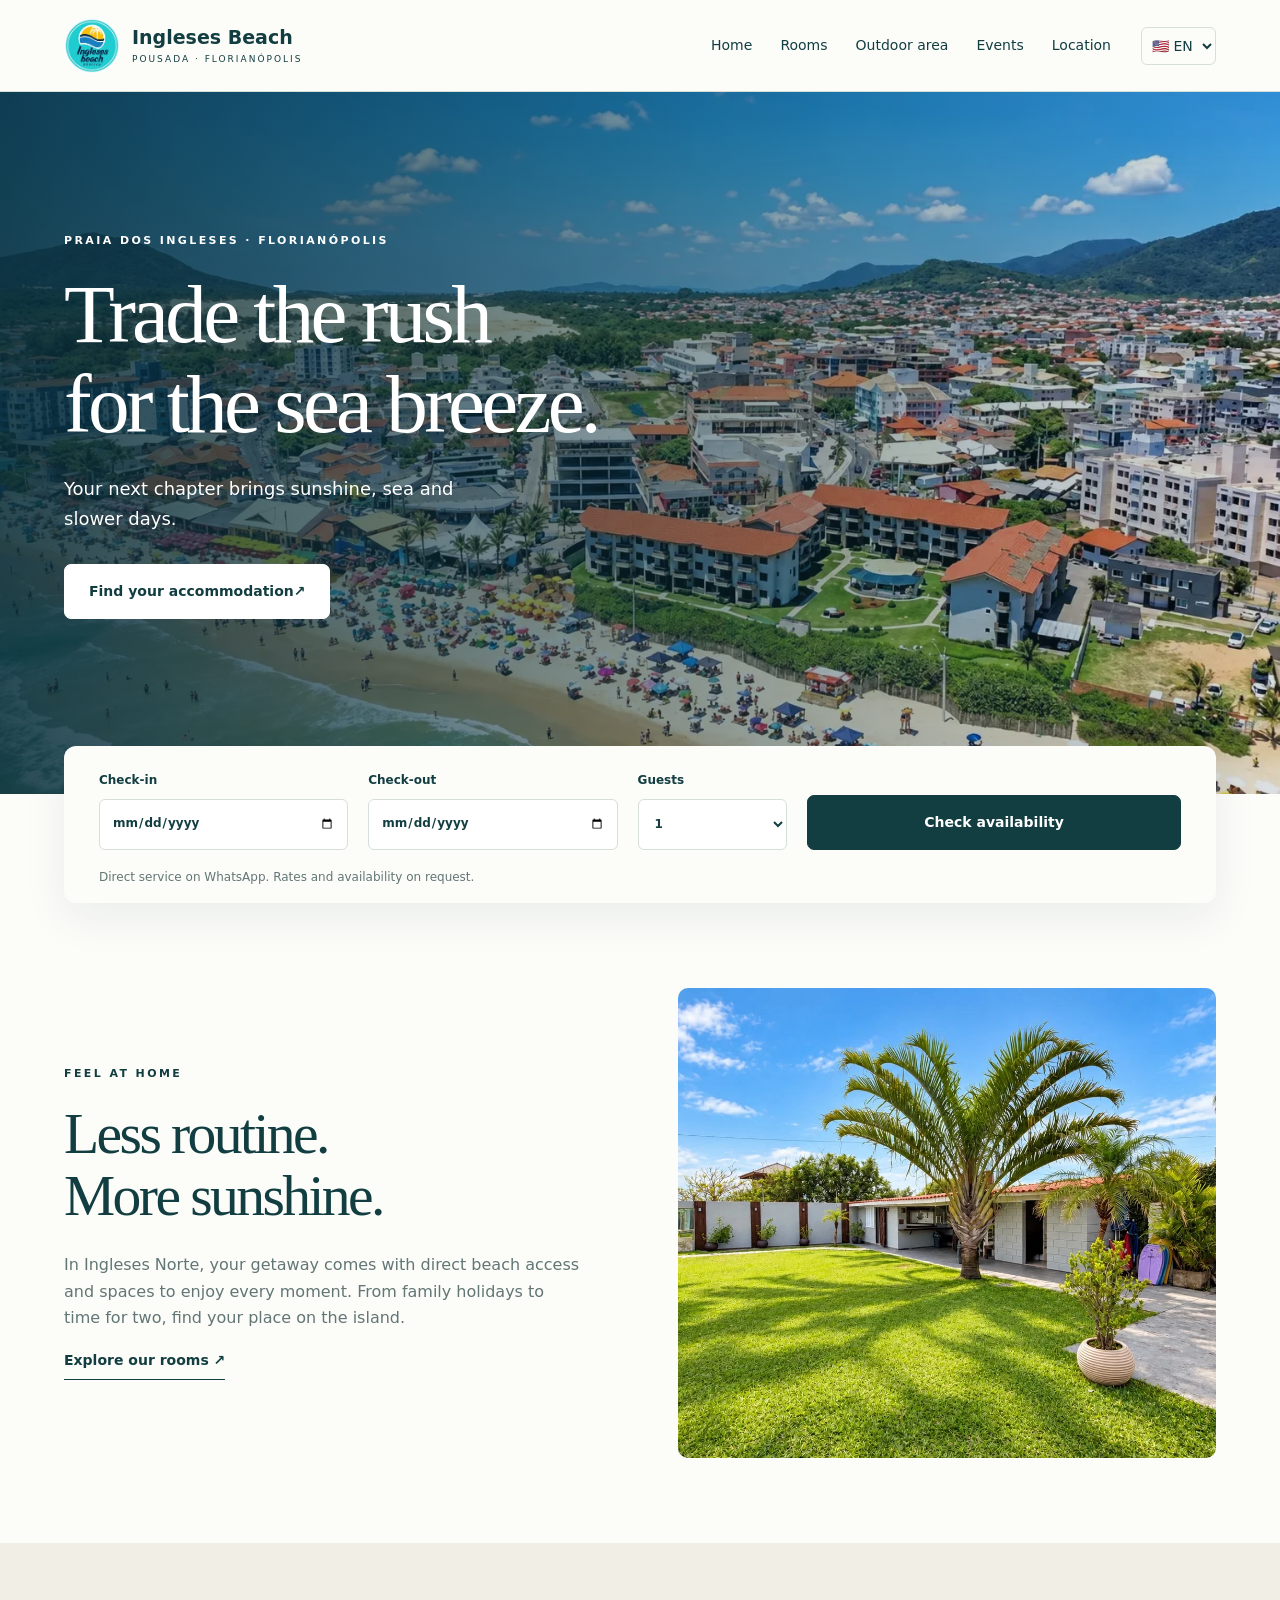
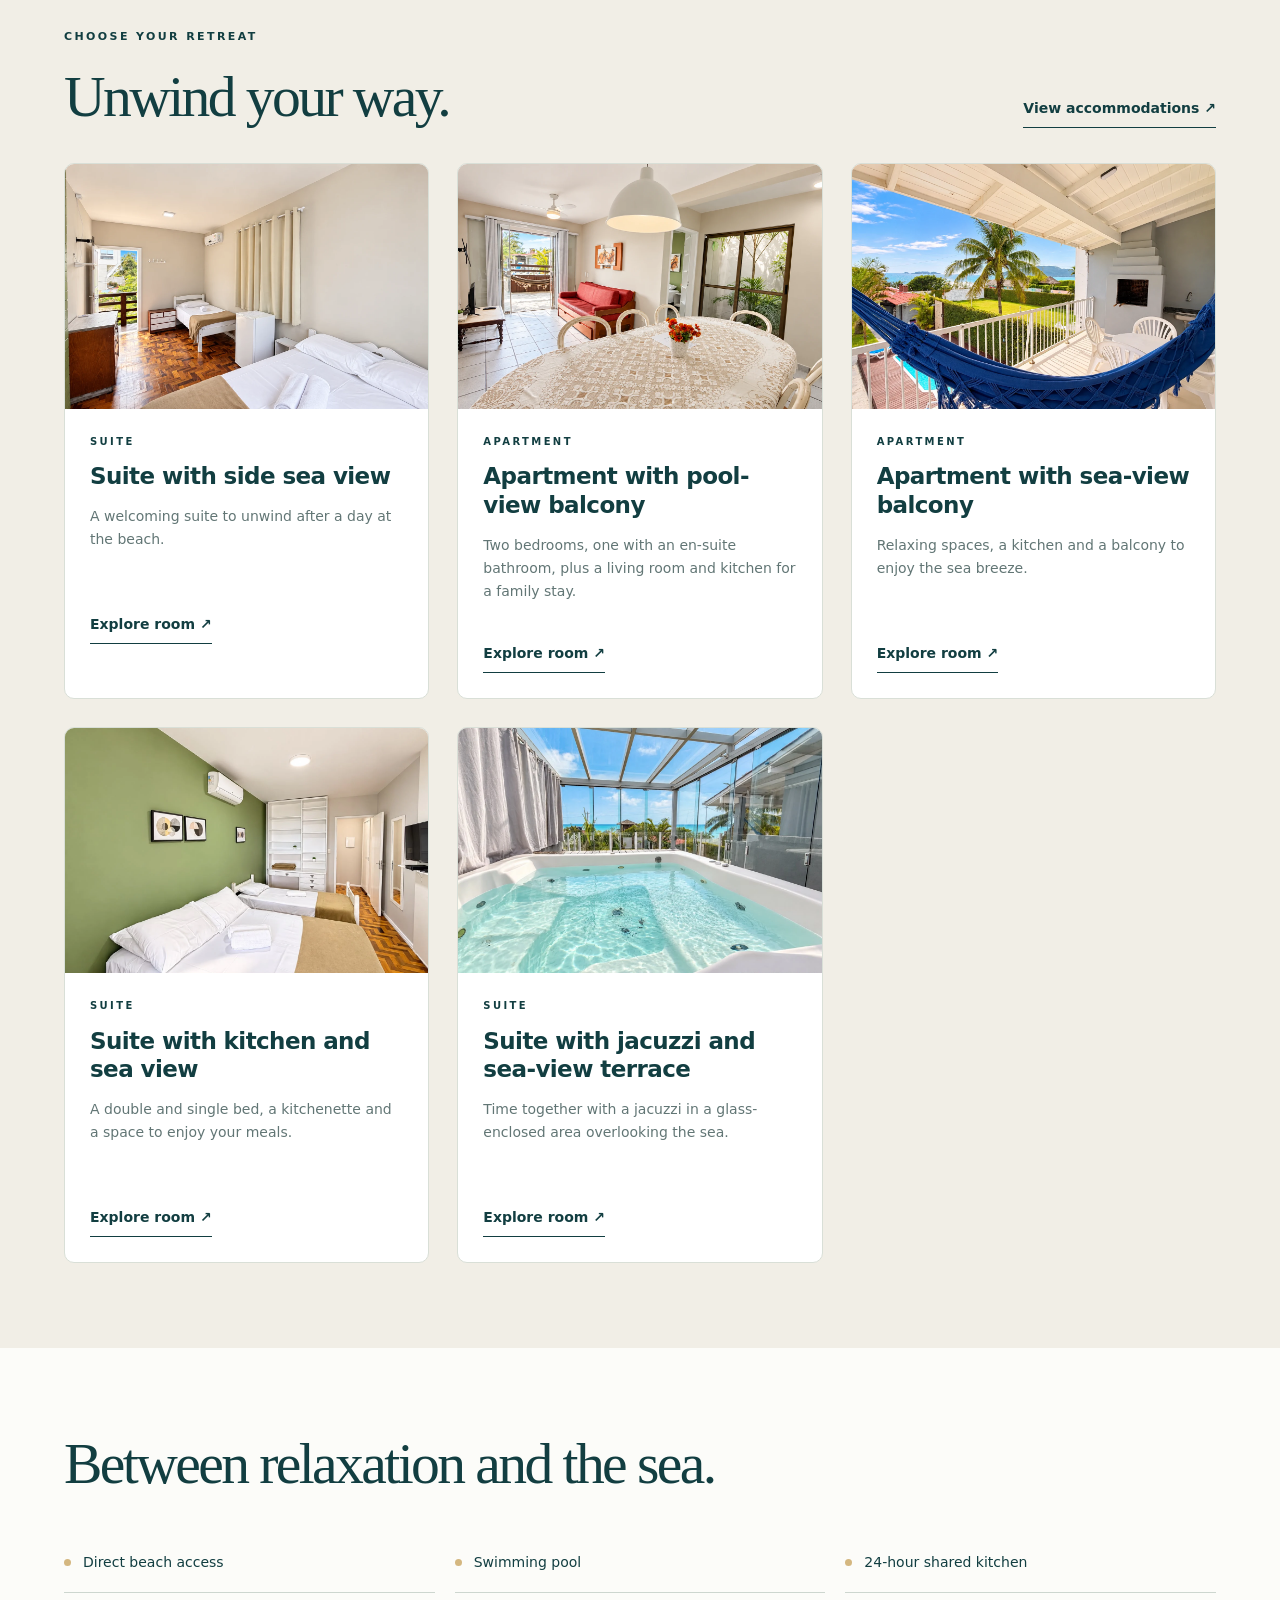
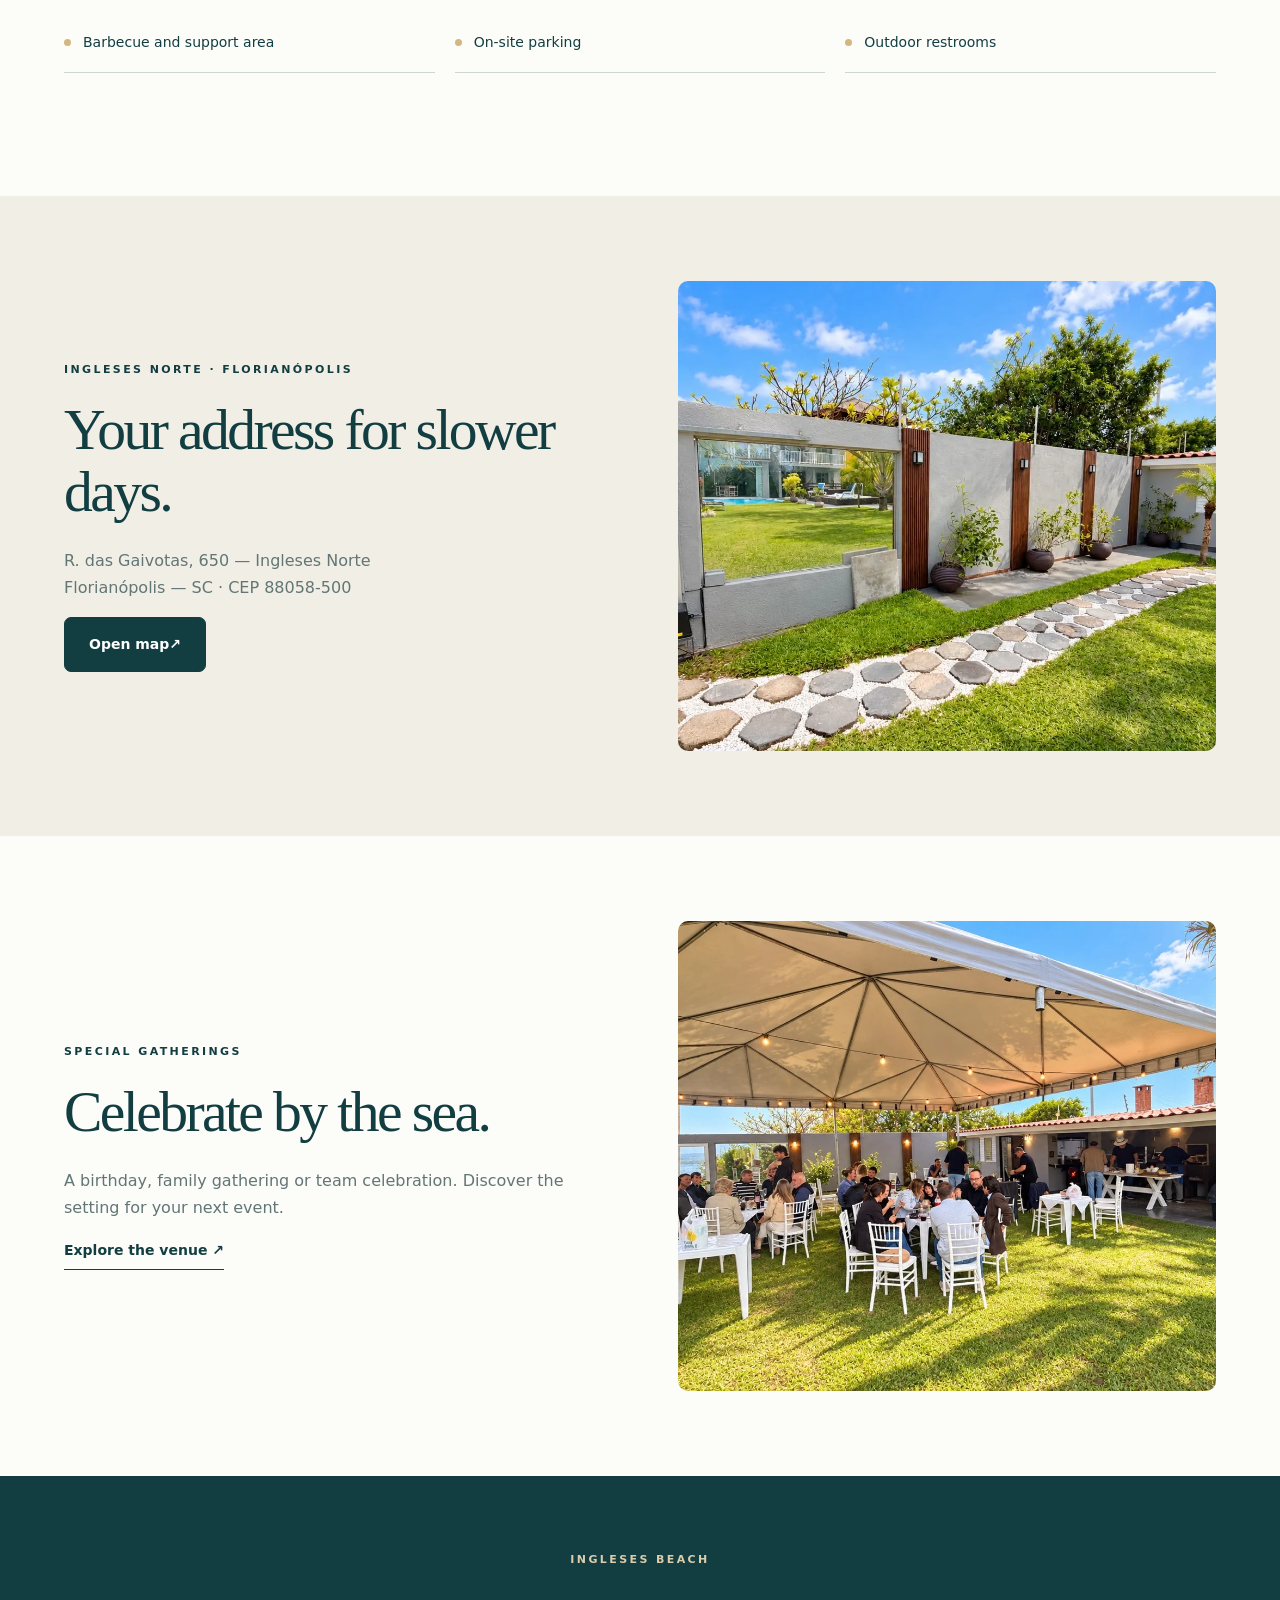
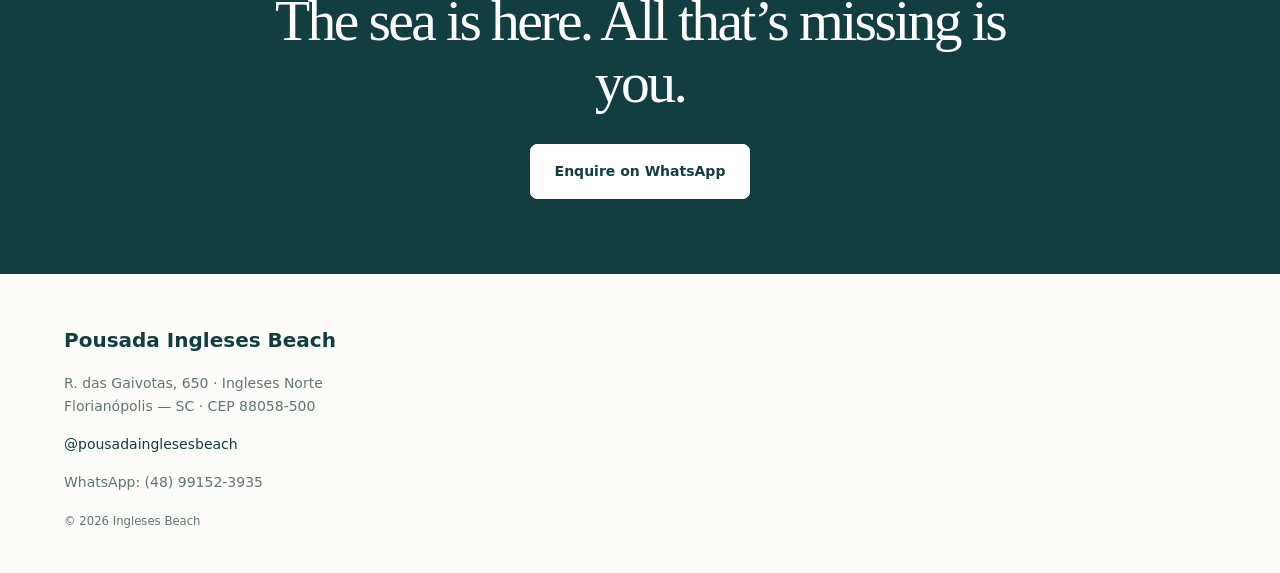
<file: index.html>
<!doctype html><html lang="pt-BR"><head><meta charset="utf-8"><meta name="viewport" content="width=device-width,initial-scale=1"><meta name="theme-color" content="#123e41"><title>Sua pausa à beira-mar | Pousada Ingleses Beach</title><meta name="description" content="Conheça a Pousada Ingleses Beach, na Praia dos Ingleses em Florianópolis. Fotos, acomodações e contato direto para sua estadia."><link rel="icon" href="assets/index-0.webp"><link rel="stylesheet" href="assets/style.css"><script defer src="assets/translations.js"></script><script defer src="assets/app.js"></script></head><body><a class="skip" href="#main"><span data-i18n="t190">Pular para o conteúdo</span></a><header><a class="brand" href="index.html"><img src="assets/index-0.webp" alt="Ingleses Beach" ><span>Ingleses Beach<small>POUSADA · FLORIANÓPOLIS</small></span></a><nav id="navigation"><a href="index.html"><span data-i18n="t191">Início</span></a><a href="quartos.html"><span data-i18n="t192">Quartos</span></a><a href="area-externa.html"><span data-i18n="nav-area">Área externa</span></a><a href="eventos.html"><span data-i18n="t193">Eventos</span></a><a href="index.html#localizacao"><span data-i18n="t194">Localização</span></a></nav><div class="header-tools"><label class="language"><span class="sr-only">Idioma / Language</span><select id="language" aria-label="Idioma / Language"><option value="pt-BR">🇧🇷 PT</option><option value="es">🇪🇸 ES</option><option value="en">🇺🇸 EN</option></select></label><button class="menu" aria-label="Menu" aria-controls="navigation" aria-expanded="false">☰</button></div></header><main id="main"><section class="hero"><img src="assets/index-1.webp" alt="Praia dos Ingleses, Florianópolis" fetchpriority="high" width="1600" height="1000"><div class="hero-shade"></div><div class="wrap hero-content"><span class="eyebrow">PRAIA DOS INGLESES · FLORIANÓPOLIS</span><h1><span data-i18n="t147">Troque a pressa<br>pela brisa.</span></h1><p><span data-i18n="t148">Seu próximo capítulo tem sol, mar e dias mais leves.</span></p><a class="button light" href="quartos.html"><span data-i18n="t149">Encontre sua acomodação</span> ↗</a></div></section><section class="wrap booking-section"><form id="booking"><label><span data-i18n="t150">Chegada</span><input id="arrival" type="date" required></label><label><span data-i18n="t151">Saída</span><input id="departure" type="date" required></label><label><span data-i18n="t152">Hóspedes</span><select id="guests"><option value="1">1</option><option value="2">2</option><option value="3">3</option><option value="4">4</option><option value="5">5</option><option value="6">6</option><option value="7+">7+</option></select></label><button class="button" type="submit"><span data-i18n="t153">Consultar disponibilidade</span></button></form><p class="note"><span data-i18n="t154">Atendimento direto pelo WhatsApp. Valores e disponibilidade sob consulta.</span></p></section><section class="wrap section split"><div><span class="eyebrow"><span data-i18n="t155">SINTA-SE EM CASA</span></span><h2><span data-i18n="t156">Menos rotina.<br>Mais dias de sol.</span></h2><p><span data-i18n="t157">Em Ingleses Norte, sua pausa tem acesso direto à praia e espaços para aproveitar cada momento. Da viagem em família aos dias a dois, encontre seu lugar na ilha.</span></p><a class="text-link" href="quartos.html"><span data-i18n="t158">Conhecer os quartos</span> ↗</a></div><img src="assets/jardim-0.webp" alt="Jardim da Pousada Ingleses Beach" loading="lazy" width="1600" height="900"></section><section class="sand section"><div class="wrap"><div class="section-heading"><div><span class="eyebrow"><span data-i18n="t159">ESCOLHA SEU REFÚGIO</span></span><h2><span data-i18n="t160">Descanso do seu jeito.</span></h2></div><a class="text-link" href="quartos.html"><span data-i18n="t161">Ver acomodações</span> ↗</a></div><div class="cards"><article class="card" data-type="suite"><a href="quartos/joaquina.html"><img src="assets/joaquina/1.webp" alt="Suíte com vista mar lateral" loading="lazy" width="1600" height="900"><div class="card-content"><span class="eyebrow"><span data-i18n="t162">Suíte</span></span><h3><span data-i18n="room-joaquina">Suíte com vista mar lateral</span></h3><p><span data-i18n="t163">Uma suíte acolhedora para descansar depois de um dia na praia.</span></p><span class="text-link"><span data-i18n="t164">Conhecer acomodação</span> ↗</span></div></a></article><article class="card" data-type="apartment"><a href="quartos/canasvieiras.html"><img src="assets/canasvieiras/1.webp" alt="Apartamento com sacada vista piscina" loading="lazy" width="1600" height="900"><div class="card-content"><span class="eyebrow"><span data-i18n="t165">Apartamento</span></span><h3><span data-i18n="room-canasvieiras">Apartamento com sacada vista piscina</span></h3><p><span data-i18n="t166">Dois quartos, sendo uma suíte, com sala e cozinha para aproveitar a estadia em família.</span></p><span class="text-link"><span data-i18n="t167">Conhecer acomodação</span> ↗</span></div></a></article><article class="card" data-type="apartment"><a href="quartos/jurere.html"><img src="assets/jurere/1.webp" alt="Apartamento com sacada vista mar" loading="lazy" width="1600" height="900"><div class="card-content"><span class="eyebrow"><span data-i18n="t168">Apartamento</span></span><h3><span data-i18n="room-jurerê">Apartamento com sacada vista mar</span></h3><p><span data-i18n="t169">Ambientes para descansar, cozinha e uma varanda para aproveitar a brisa do mar.</span></p><span class="text-link"><span data-i18n="t170">Conhecer acomodação</span> ↗</span></div></a></article><article class="card" data-type="suite"><a href="quartos/lagoa.html"><img src="assets/lagoa/1.webp" alt="Suíte com cozinha e vista mar" loading="lazy" width="1600" height="900"><div class="card-content"><span class="eyebrow"><span data-i18n="t171">Suíte</span></span><h3><span data-i18n="room-lagoa">Suíte com cozinha e vista mar</span></h3><p><span data-i18n="t172">Cama de casal e de solteiro, cozinha compacta e um cantinho para suas refeições.</span></p><span class="text-link"><span data-i18n="t173">Conhecer acomodação</span> ↗</span></div></a></article><article class="card" data-type="suite"><a href="quartos/jacuzzi.html"><img src="assets/jacuzzi/1.webp" alt="Suíte com jacuzzi e terraço vista mar" loading="lazy" width="1600" height="900"><div class="card-content"><span class="eyebrow"><span data-i18n="t174">Suíte</span></span><h3><span data-i18n="room-jacuzzi">Suíte com jacuzzi e terraço vista mar</span></h3><p><span data-i18n="t175">Dias a dois com jacuzzi em área envidraçada e vista para o mar.</span></p><span class="text-link"><span data-i18n="t176">Conhecer acomodação</span> ↗</span></div></a></article></div></div></section><section class="wrap section"><h2><span data-i18n="t177">Entre o descanso e o mar.</span></h2><div class="facilities"><div><span class="facility-dot"></span><span data-i18n="t178">Acesso direto à praia</span></div><div><span class="facility-dot"></span><span data-i18n="t179">Piscina</span></div><div><span class="facility-dot"></span><span data-i18n="t180">Espaço gourmet 24 horas</span></div><div><span class="facility-dot"></span><span data-i18n="t181">Churrasqueiras e bar de apoio</span></div><div><span class="facility-dot"></span><span data-i18n="t182">Estacionamento interno</span></div><div><span class="facility-dot"></span><span data-i18n="t183">Banheiros externos</span></div></div></section><section id="localizacao" class="sand section"><div class="wrap split"><div><span class="eyebrow">INGLESES NORTE · FLORIANÓPOLIS</span><h2><span data-i18n="t184">O endereço dos seus dias leves.</span></h2><p>R. das Gaivotas, 650 — Ingleses Norte<br>Florianópolis — SC · CEP 88058-500</p><a class="button" href="https://www.google.com/maps/search/?api=1&query=Pousada+Ingleses+Beach+Rua+das+Gaivotas+650" target="_blank" rel="noopener"><span data-i18n="t185">Abrir no mapa</span> ↗</a></div><img src="assets/area-externa/8.webp" alt="Acesso à areia da Pousada Ingleses Beach" loading="lazy" width="1600" height="900"></div></section><section class="wrap section split"><div><span class="eyebrow"><span data-i18n="t186">ENCONTROS ESPECIAIS</span></span><h2><span data-i18n="t187">Celebre junto ao mar.</span></h2><p><span data-i18n="t188">Um aniversário, um encontro em família ou a confraternização da equipe. Conheça o espaço para seu próximo evento.</span></p><a class="text-link" href="eventos.html"><span data-i18n="t189">Conhecer o espaço</span> ↗</a></div><img src="assets/eventos-1.webp" alt="Evento na Pousada Ingleses Beach" loading="lazy"></section></main><section class="cta"><div class="wrap"><span class="eyebrow">INGLESES BEACH</span><h2><span data-i18n="t195">O mar está aqui. Só falta você.</span></h2><a class="button light" href="https://wa.me/5548991523935?text=Ol%C3%A1%21%20Gostaria%20de%20consultar%20datas%20e%20valores%20na%20Pousada%20Ingleses%20Beach." target="_blank" rel="noopener"><span data-i18n="t196">Consultar pelo WhatsApp</span></a></div></section><footer class="wrap"><strong>Pousada Ingleses Beach</strong><p>R. das Gaivotas, 650 · Ingleses Norte<br>Florianópolis — SC · CEP 88058-500</p><a href="https://www.instagram.com/pousadainglesesbeach/" target="_blank" rel="noopener">@pousadainglesesbeach</a><p>WhatsApp: (48) 99152-3935</p><small>© 2026 Ingleses Beach</small></footer><dialog id="viewer"><div class="viewer-bar"><span id="photo-count"></span><button id="close-photo" autofocus aria-label="Fechar / Cerrar / Close">×</button></div><img id="full-photo" alt=""><div class="viewer-controls"><button id="previous" aria-label="Anterior / Previous">←</button><button id="next" aria-label="Próxima / Next">→</button></div></dialog></body></html>
</file>
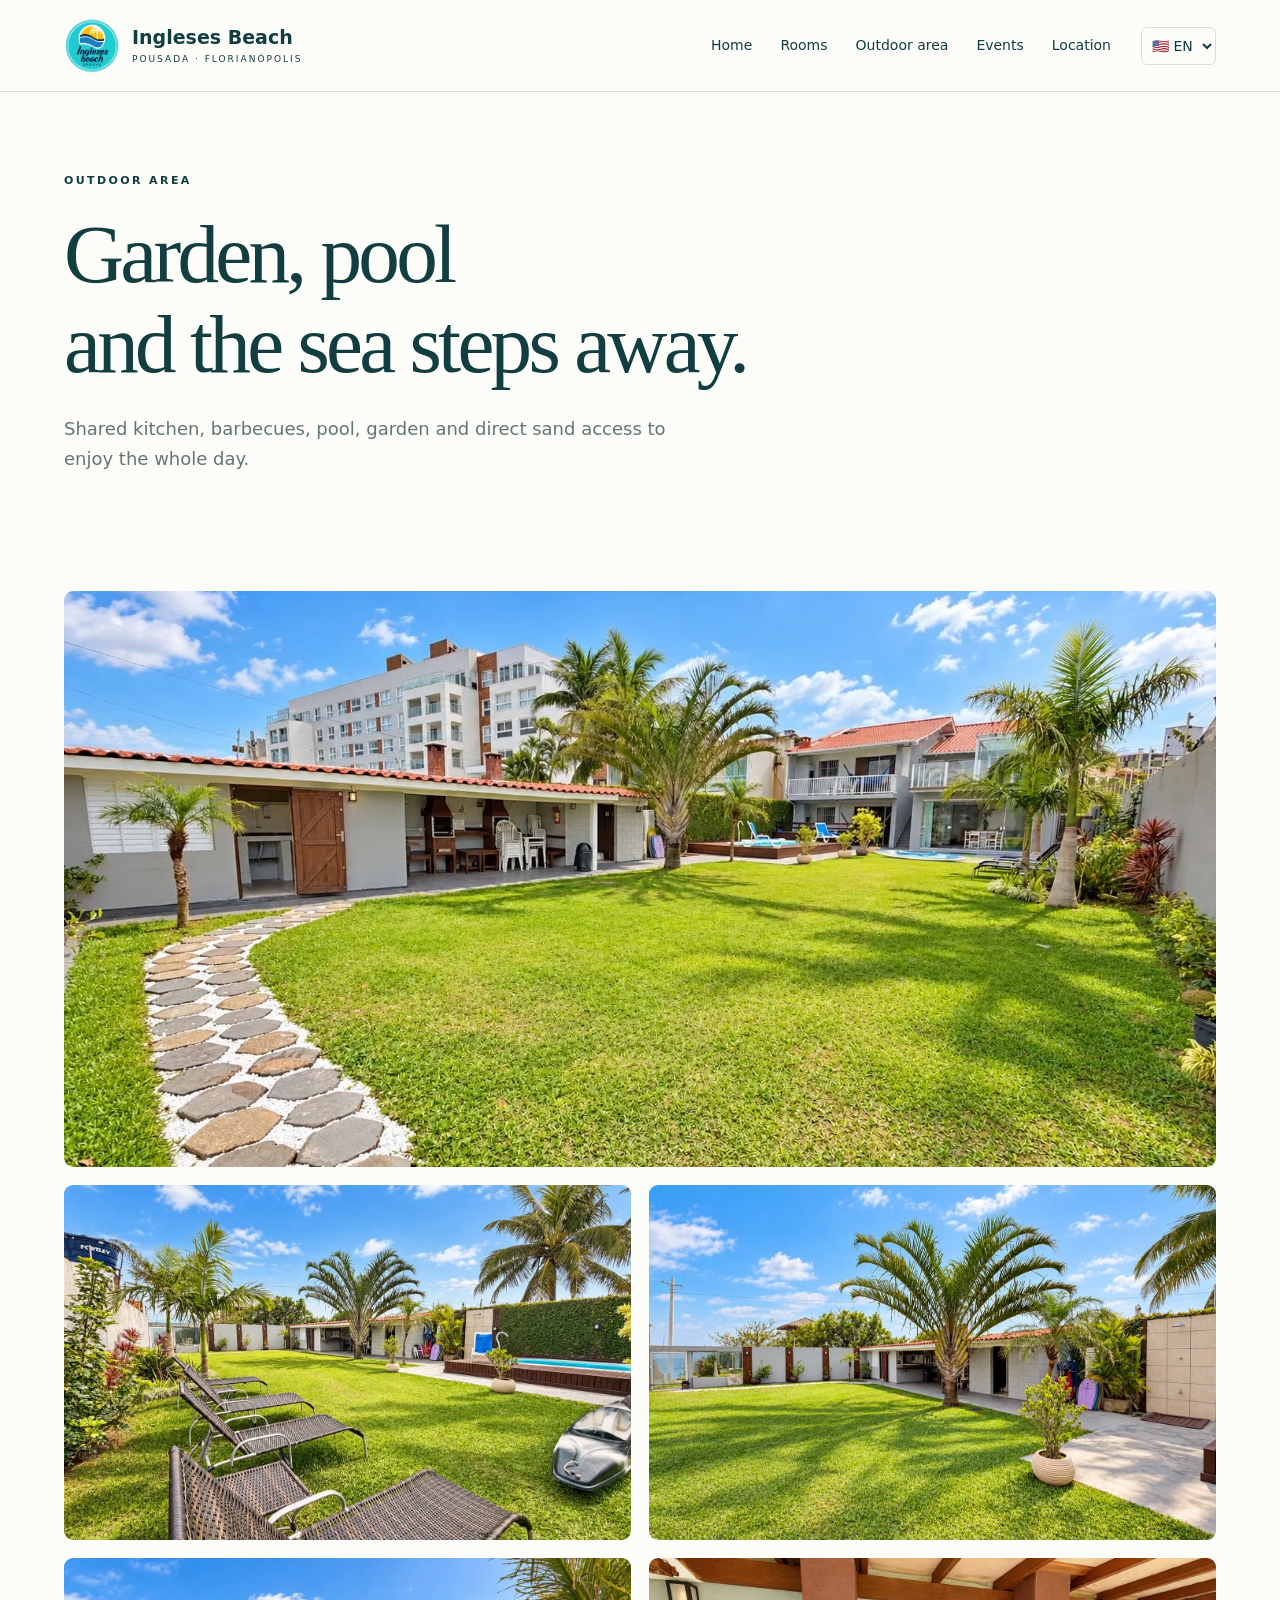
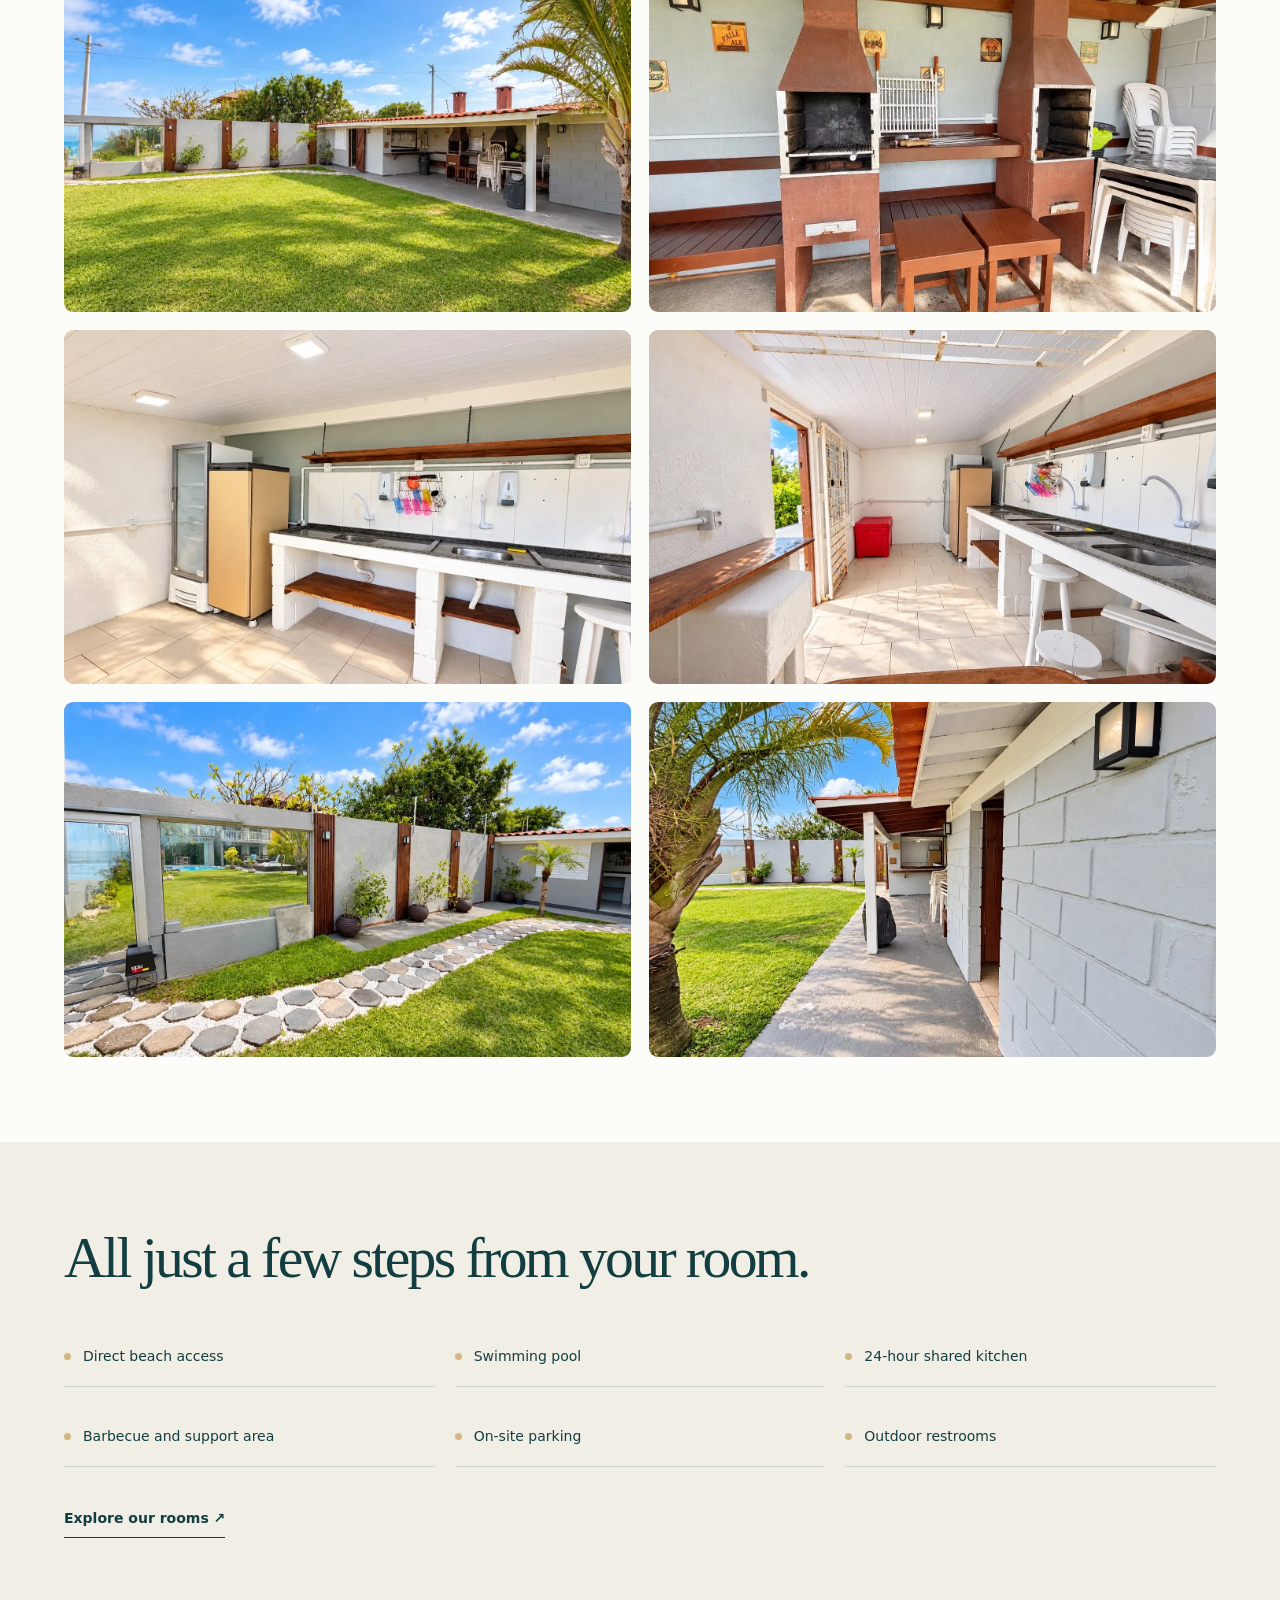
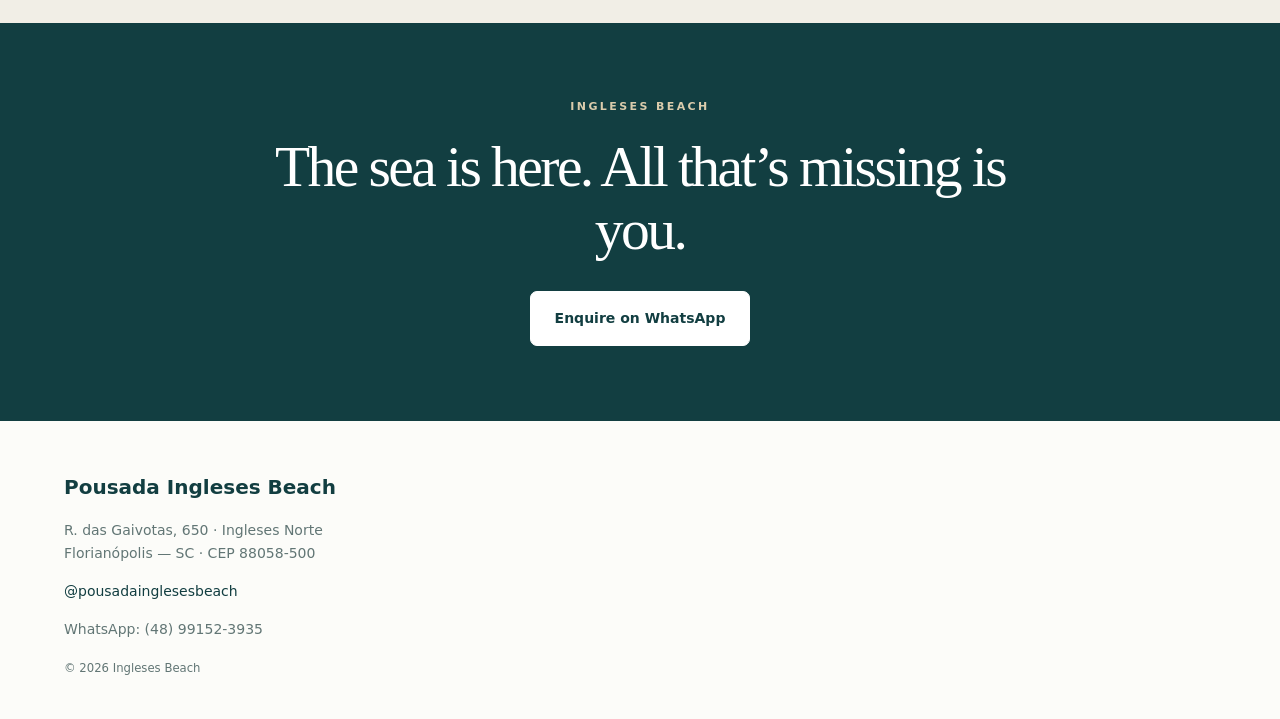
<file: area-externa.html>
<!doctype html><html lang="pt-BR"><head><meta charset="utf-8"><meta name="viewport" content="width=device-width,initial-scale=1"><meta name="theme-color" content="#123e41"><title>Área externa | Pousada Ingleses Beach</title><meta name="description" content="Conheça a Pousada Ingleses Beach, na Praia dos Ingleses em Florianópolis. Fotos, acomodações e contato direto para sua estadia."><link rel="icon" href="assets/index-0.webp"><link rel="stylesheet" href="assets/style.css"><script defer src="assets/translations.js"></script><script defer src="assets/app.js"></script></head><body><a class="skip" href="#main"><span data-i18n="t210">Pular para o conteúdo</span></a><header><a class="brand" href="index.html"><img src="assets/index-0.webp" alt="Ingleses Beach" ><span>Ingleses Beach<small>POUSADA · FLORIANÓPOLIS</small></span></a><nav id="navigation"><a href="index.html"><span data-i18n="t211">Início</span></a><a href="quartos.html"><span data-i18n="t212">Quartos</span></a><a href="area-externa.html"><span data-i18n="nav-area">Área externa</span></a><a href="eventos.html"><span data-i18n="t213">Eventos</span></a><a href="index.html#localizacao"><span data-i18n="t214">Localização</span></a></nav><div class="header-tools"><label class="language"><span class="sr-only">Idioma / Language</span><select id="language" aria-label="Idioma / Language"><option value="pt-BR">🇧🇷 PT</option><option value="es">🇪🇸 ES</option><option value="en">🇺🇸 EN</option></select></label><button class="menu" aria-label="Menu" aria-controls="navigation" aria-expanded="false">☰</button></div></header><main id="main"><section class="page-intro wrap"><span class="eyebrow"><span data-i18n="area-eyebrow">ÁREA EXTERNA</span></span><h1><span data-i18n="area-title">Jardim, piscina<br>e o mar logo ali.</span></h1><p><span data-i18n="area-intro">Espaço gourmet, churrasqueiras, piscina, jardim e acesso direto à areia para aproveitar o dia inteiro.</span></p></section><section class="wrap section"><div class="gallery"><button class="gallery-item" data-photo="assets/area-externa/1.webp" aria-label="Jardim e área de lazer — 1"><img src="assets/area-externa/1.webp" alt="Jardim e área de lazer" width="1600" height="900" fetchpriority=high></button><button class="gallery-item" data-photo="assets/area-externa/2.webp" aria-label="Espreguiçadeiras e piscina — 2"><img src="assets/area-externa/2.webp" alt="Espreguiçadeiras e piscina" width="1600" height="900" loading=lazy></button><button class="gallery-item" data-photo="assets/area-externa/3.webp" aria-label="Ducha e pranchas — 3"><img src="assets/area-externa/3.webp" alt="Ducha e pranchas" width="1600" height="900" loading=lazy></button><button class="gallery-item" data-photo="assets/area-externa/4.webp" aria-label="Espaço gourmet e churrasqueiras — 4"><img src="assets/area-externa/4.webp" alt="Espaço gourmet e churrasqueiras" width="1600" height="900" loading=lazy></button><button class="gallery-item" data-photo="assets/area-externa/5.webp" aria-label="Churrasqueiras — 5"><img src="assets/area-externa/5.webp" alt="Churrasqueiras" width="1600" height="900" loading=lazy></button><button class="gallery-item" data-photo="assets/area-externa/6.webp" aria-label="Cozinha de apoio — 6"><img src="assets/area-externa/6.webp" alt="Cozinha de apoio" width="1600" height="900" loading=lazy></button><button class="gallery-item" data-photo="assets/area-externa/7.webp" aria-label="Cozinha de apoio — 7"><img src="assets/area-externa/7.webp" alt="Cozinha de apoio" width="1600" height="900" loading=lazy></button><button class="gallery-item" data-photo="assets/area-externa/8.webp" aria-label="Acesso à areia — 8"><img src="assets/area-externa/8.webp" alt="Acesso à areia" width="1600" height="900" loading=lazy></button><button class="gallery-item" data-photo="assets/area-externa/9.webp" aria-label="Varanda coberta — 9"><img src="assets/area-externa/9.webp" alt="Varanda coberta" width="1600" height="900" loading=lazy></button></div></section><section class="sand section"><div class="wrap"><h2><span data-i18n="area-heading">Tudo isso a poucos passos do seu quarto.</span></h2><div class="facilities"><div><span class="facility-dot"></span><span data-i18n="t178">Acesso direto à praia</span></div><div><span class="facility-dot"></span><span data-i18n="t179">Piscina</span></div><div><span class="facility-dot"></span><span data-i18n="t180">Espaço gourmet 24 horas</span></div><div><span class="facility-dot"></span><span data-i18n="t181">Churrasqueiras e bar de apoio</span></div><div><span class="facility-dot"></span><span data-i18n="t182">Estacionamento interno</span></div><div><span class="facility-dot"></span><span data-i18n="t183">Banheiros externos</span></div></div><a class="text-link" href="quartos.html"><span data-i18n="t158">Conhecer os quartos</span> ↗</a></div></section></main><section class="cta"><div class="wrap"><span class="eyebrow">INGLESES BEACH</span><h2><span data-i18n="t215">O mar está aqui. Só falta você.</span></h2><a class="button light" href="https://wa.me/5548991523935?text=Ol%C3%A1%21%20Gostaria%20de%20consultar%20datas%20e%20valores%20na%20Pousada%20Ingleses%20Beach." target="_blank" rel="noopener"><span data-i18n="t216">Consultar pelo WhatsApp</span></a></div></section><footer class="wrap"><strong>Pousada Ingleses Beach</strong><p>R. das Gaivotas, 650 · Ingleses Norte<br>Florianópolis — SC · CEP 88058-500</p><a href="https://www.instagram.com/pousadainglesesbeach/" target="_blank" rel="noopener">@pousadainglesesbeach</a><p>WhatsApp: (48) 99152-3935</p><small>© 2026 Ingleses Beach</small></footer><dialog id="viewer"><div class="viewer-bar"><span id="photo-count"></span><button id="close-photo" autofocus aria-label="Fechar / Cerrar / Close">×</button></div><img id="full-photo" alt=""><div class="viewer-controls"><button id="previous" aria-label="Anterior / Previous">←</button><button id="next" aria-label="Próxima / Next">→</button></div></dialog></body></html>
</file>
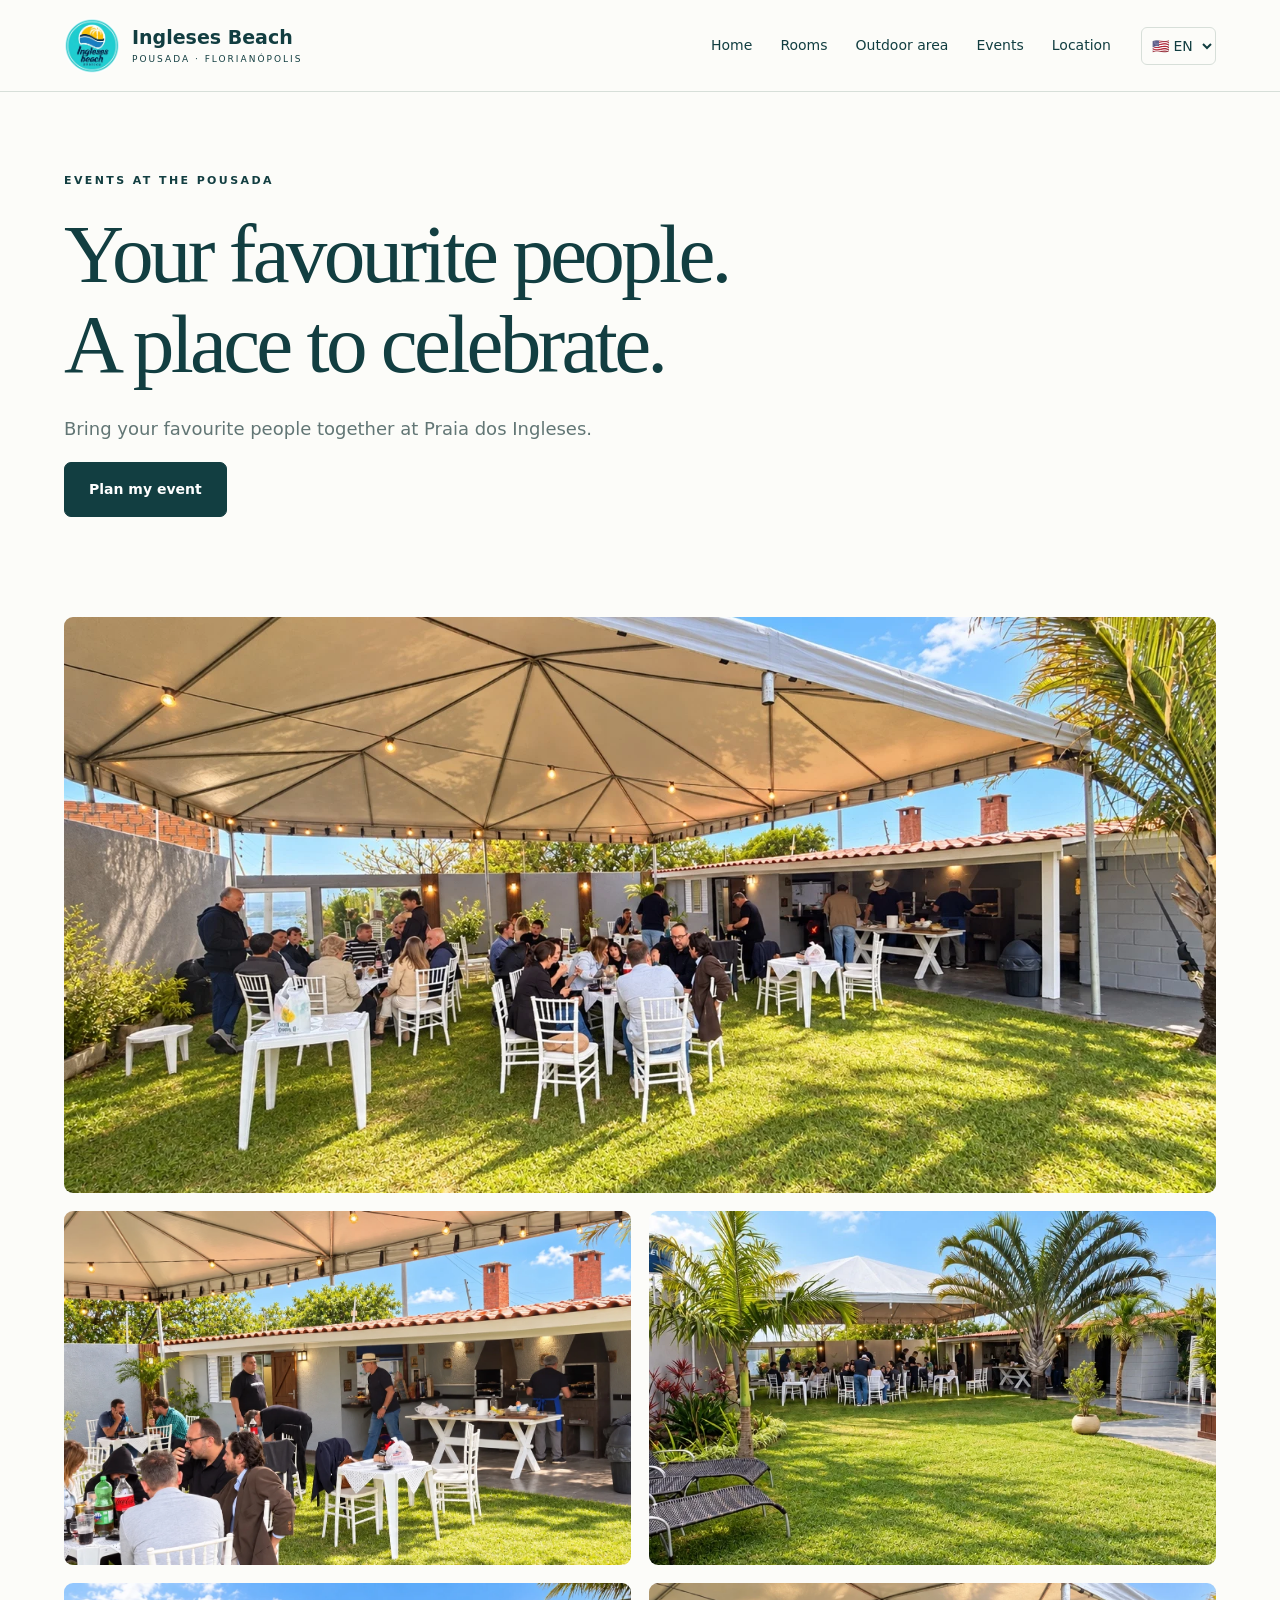
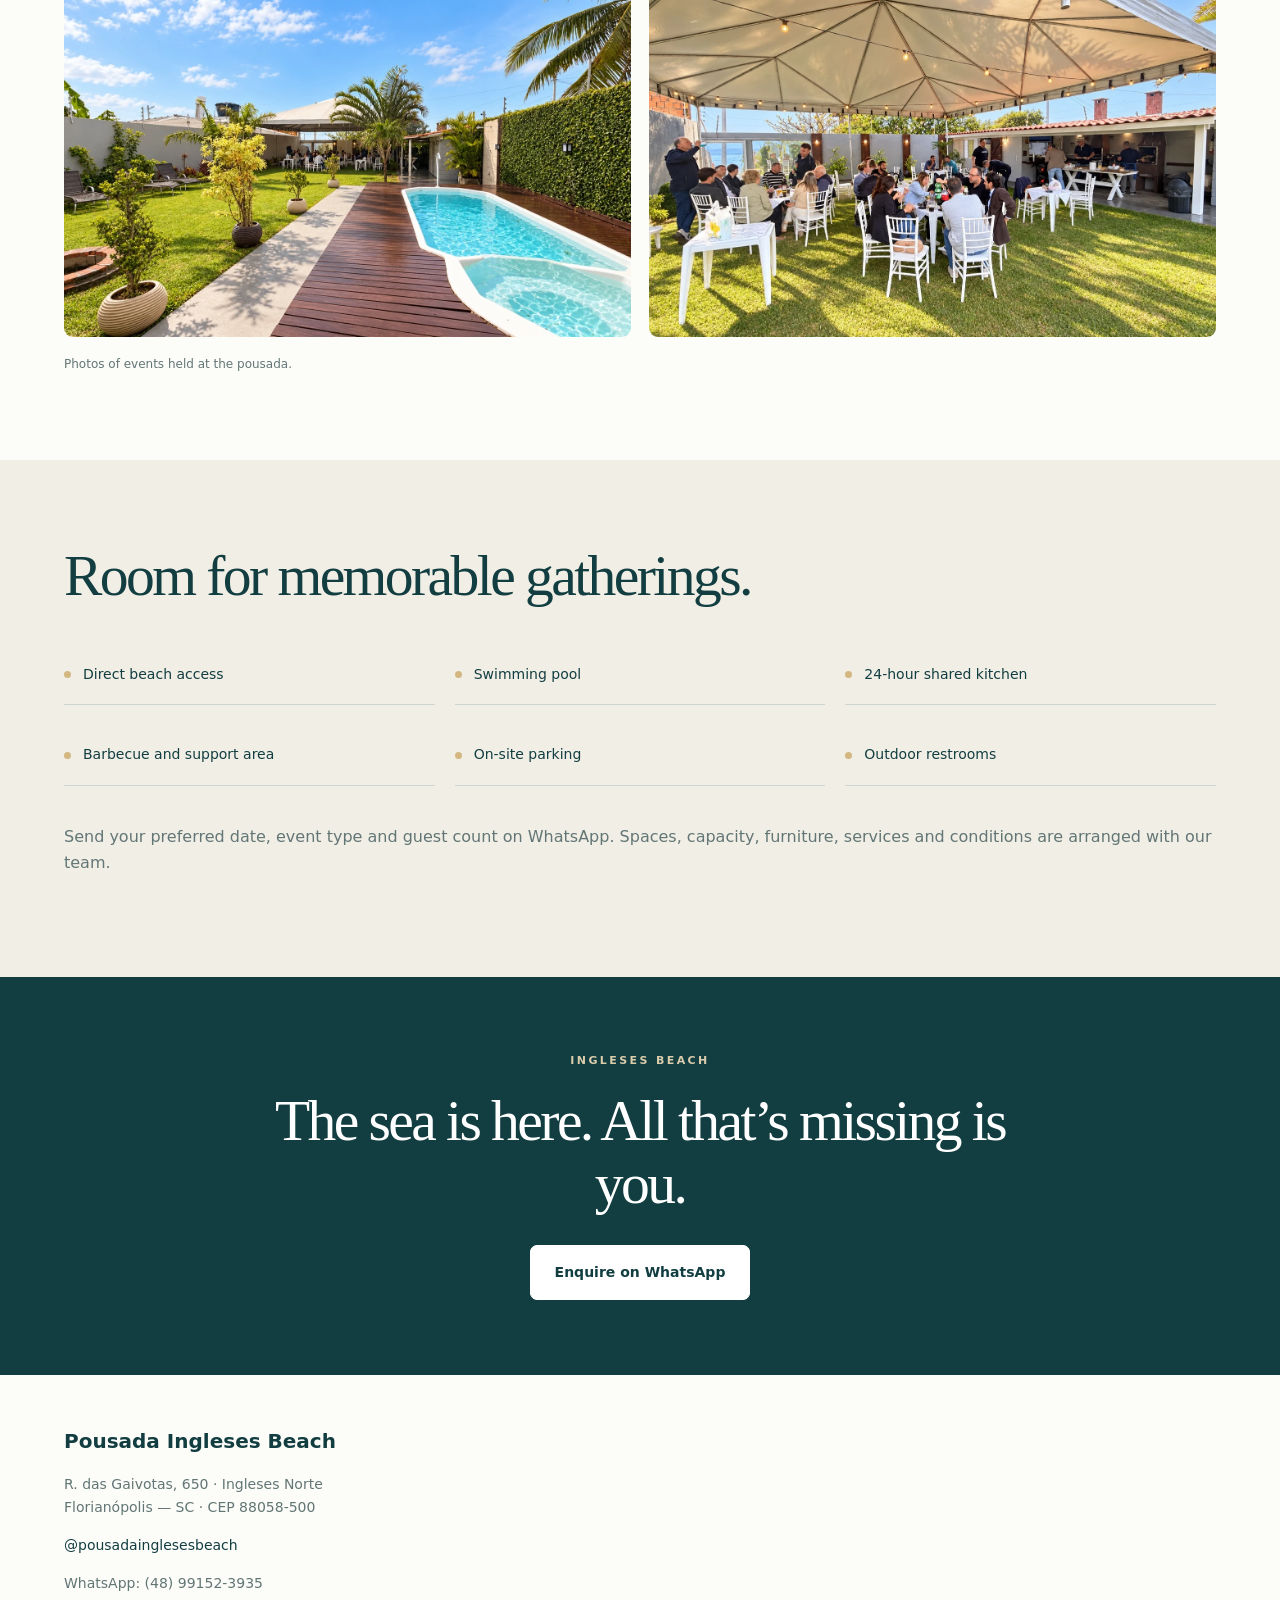
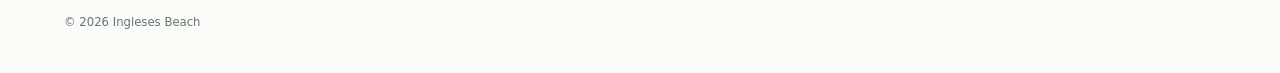
<file: eventos.html>
<!doctype html><html lang="pt-BR"><head><meta charset="utf-8"><meta name="viewport" content="width=device-width,initial-scale=1"><meta name="theme-color" content="#123e41"><title>Eventos junto ao mar | Pousada Ingleses Beach</title><meta name="description" content="Conheça a Pousada Ingleses Beach, na Praia dos Ingleses em Florianópolis. Fotos, acomodações e contato direto para sua estadia."><link rel="icon" href="assets/index-0.webp"><link rel="stylesheet" href="assets/style.css"><script defer src="assets/translations.js"></script><script defer src="assets/app.js"></script></head><body><a class="skip" href="#main"><span data-i18n="t210">Pular para o conteúdo</span></a><header><a class="brand" href="index.html"><img src="assets/index-0.webp" alt="Ingleses Beach" ><span>Ingleses Beach<small>POUSADA · FLORIANÓPOLIS</small></span></a><nav id="navigation"><a href="index.html"><span data-i18n="t211">Início</span></a><a href="quartos.html"><span data-i18n="t212">Quartos</span></a><a href="area-externa.html"><span data-i18n="nav-area">Área externa</span></a><a href="eventos.html"><span data-i18n="t213">Eventos</span></a><a href="index.html#localizacao"><span data-i18n="t214">Localização</span></a></nav><div class="header-tools"><label class="language"><span class="sr-only">Idioma / Language</span><select id="language" aria-label="Idioma / Language"><option value="pt-BR">🇧🇷 PT</option><option value="es">🇪🇸 ES</option><option value="en">🇺🇸 EN</option></select></label><button class="menu" aria-label="Menu" aria-controls="navigation" aria-expanded="false">☰</button></div></header><main id="main"><section class="page-intro wrap"><span class="eyebrow"><span data-i18n="t197">EVENTOS NA POUSADA</span></span><h1><span data-i18n="t198">Gente querida.<br>Um lugar para celebrar.</span></h1><p><span data-i18n="t199">Reúna quem faz parte da sua história na Praia dos Ingleses.</span></p><a class="button" href="https://wa.me/5548991523935?text=Ol%C3%A1%21%20Gostaria%20de%20consultar%20um%20evento%20na%20pousada." target="_blank" rel="noopener"><span data-i18n="t200">Planejar meu evento</span></a></section><section class="wrap section"><div class="gallery"><button class="gallery-item" data-photo="assets/eventos-1.webp"><img src="assets/eventos-1.webp" alt="Evento · Ingleses Beach" loading="lazy"></button><button class="gallery-item" data-photo="assets/eventos-2.webp"><img src="assets/eventos-2.webp" alt="Evento · Ingleses Beach" loading="lazy"></button><button class="gallery-item" data-photo="assets/eventos-5.webp"><img src="assets/eventos-5.webp" alt="Evento · Ingleses Beach" loading="lazy"></button><button class="gallery-item" data-photo="assets/eventos-6.webp"><img src="assets/eventos-6.webp" alt="Evento · Ingleses Beach" loading="lazy"></button><button class="gallery-item" data-photo="assets/eventos-7.webp"><img src="assets/eventos-7.webp" alt="Evento · Ingleses Beach" loading="lazy"></button></div><p class="note"><span data-i18n="t201">Fotos de eventos realizados na pousada.</span></p></section><section class="sand section"><div class="wrap"><h2><span data-i18n="t202">Espaço para bons encontros.</span></h2><div class="facilities"><div><span class="facility-dot"></span><span data-i18n="t203">Acesso direto à praia</span></div><div><span class="facility-dot"></span><span data-i18n="t204">Piscina</span></div><div><span class="facility-dot"></span><span data-i18n="t205">Espaço gourmet 24 horas</span></div><div><span class="facility-dot"></span><span data-i18n="t206">Churrasqueiras e bar de apoio</span></div><div><span class="facility-dot"></span><span data-i18n="t207">Estacionamento interno</span></div><div><span class="facility-dot"></span><span data-i18n="t208">Banheiros externos</span></div></div><p><span data-i18n="t209">Envie a data desejada, o tipo de evento e o número de convidados pelo WhatsApp. Espaços, capacidade, mobiliário, serviços e condições são combinados com a equipe.</span></p></div></section></main><section class="cta"><div class="wrap"><span class="eyebrow">INGLESES BEACH</span><h2><span data-i18n="t215">O mar está aqui. Só falta você.</span></h2><a class="button light" href="https://wa.me/5548991523935?text=Ol%C3%A1%21%20Gostaria%20de%20consultar%20datas%20e%20valores%20na%20Pousada%20Ingleses%20Beach." target="_blank" rel="noopener"><span data-i18n="t216">Consultar pelo WhatsApp</span></a></div></section><footer class="wrap"><strong>Pousada Ingleses Beach</strong><p>R. das Gaivotas, 650 · Ingleses Norte<br>Florianópolis — SC · CEP 88058-500</p><a href="https://www.instagram.com/pousadainglesesbeach/" target="_blank" rel="noopener">@pousadainglesesbeach</a><p>WhatsApp: (48) 99152-3935</p><small>© 2026 Ingleses Beach</small></footer><dialog id="viewer"><div class="viewer-bar"><span id="photo-count"></span><button id="close-photo" autofocus aria-label="Fechar / Cerrar / Close">×</button></div><img id="full-photo" alt=""><div class="viewer-controls"><button id="previous" aria-label="Anterior / Previous">←</button><button id="next" aria-label="Próxima / Next">→</button></div></dialog></body></html>
</file>
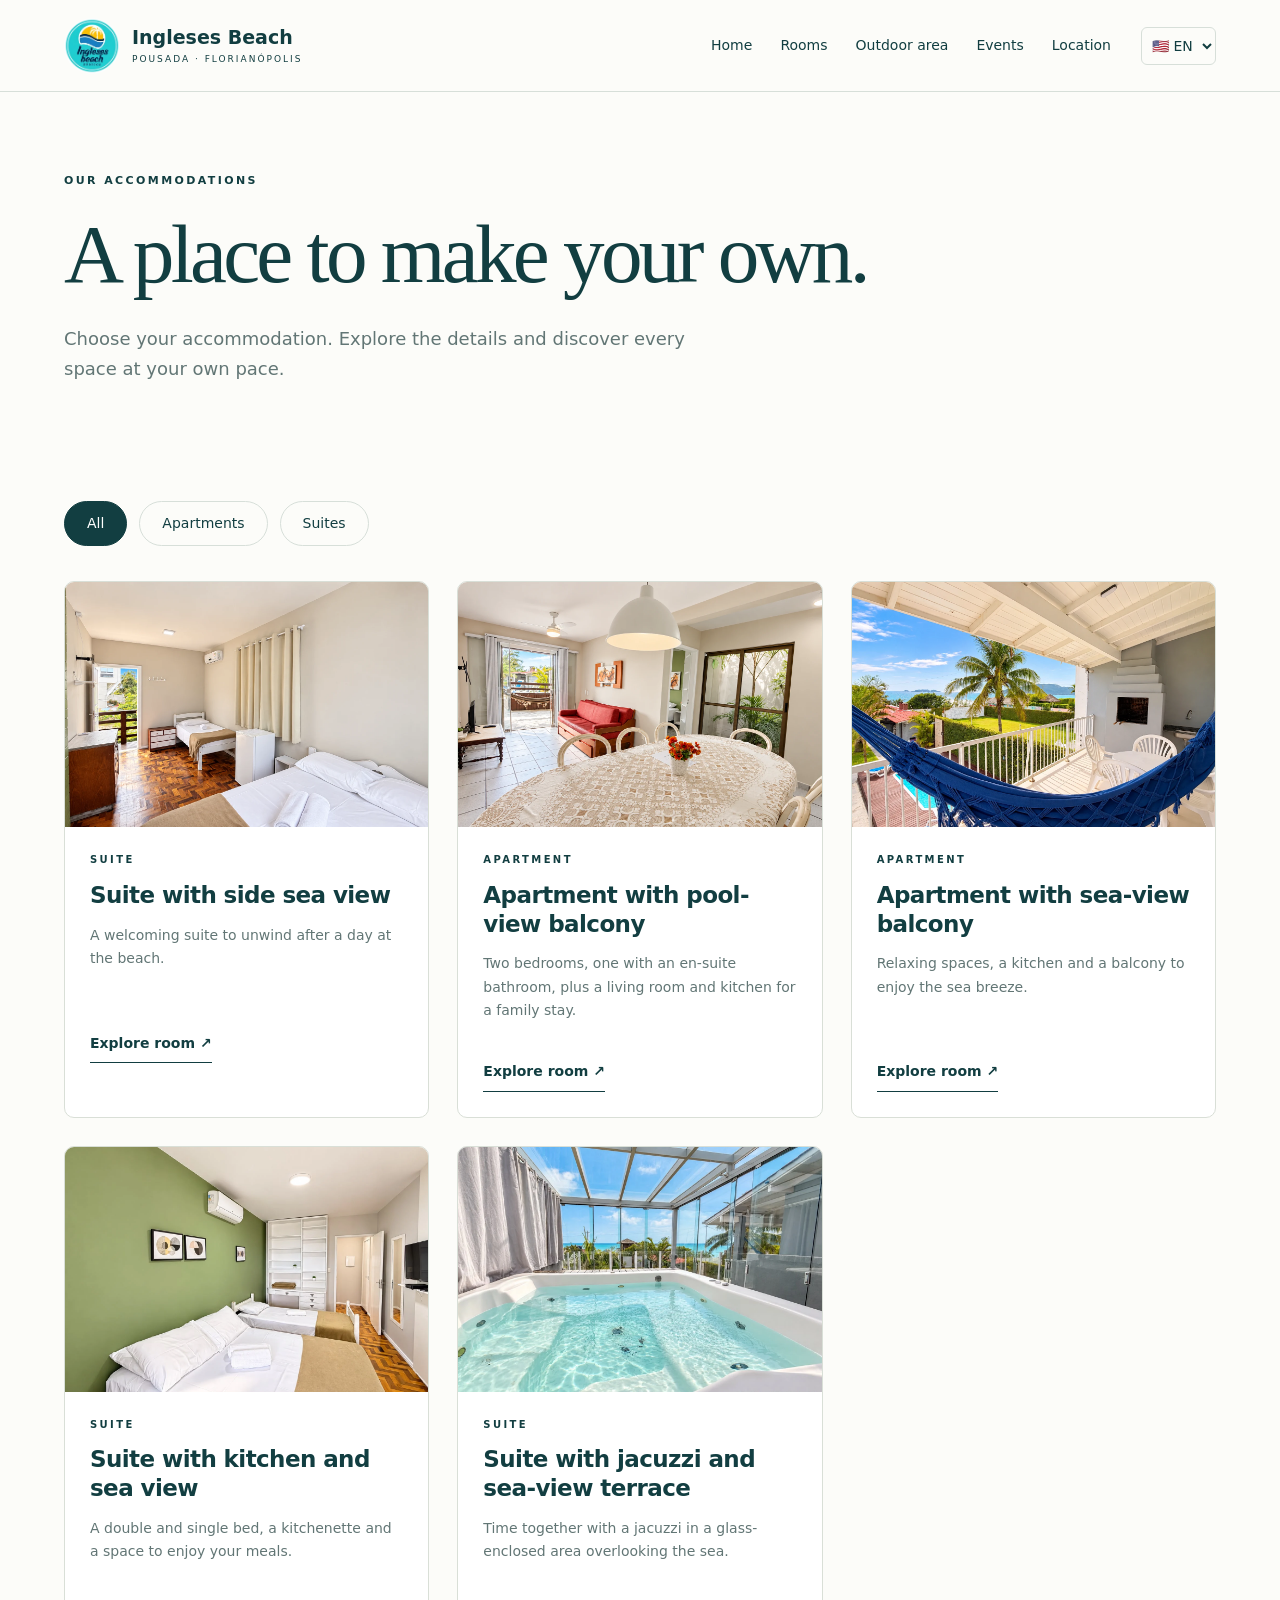
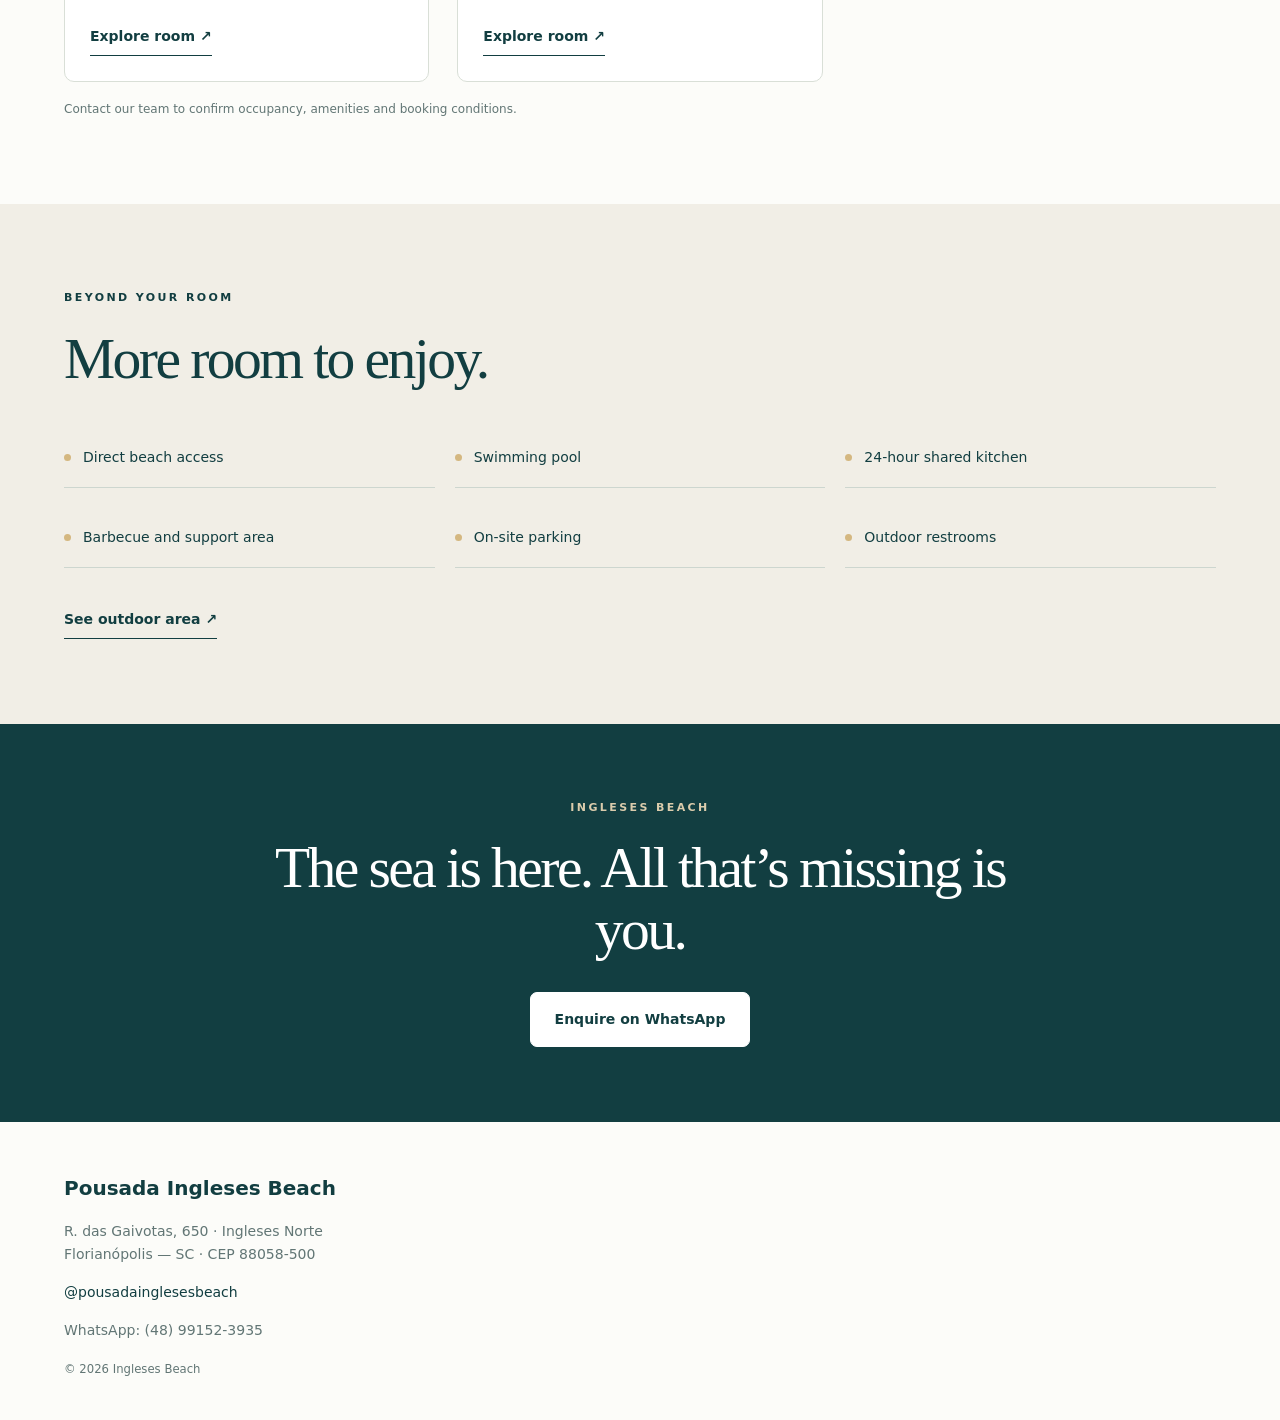
<file: quartos.html>
<!doctype html><html lang="pt-BR"><head><meta charset="utf-8"><meta name="viewport" content="width=device-width,initial-scale=1"><meta name="theme-color" content="#123e41"><title>Quartos e apartamentos | Pousada Ingleses Beach</title><meta name="description" content="Conheça a Pousada Ingleses Beach, na Praia dos Ingleses em Florianópolis. Fotos, acomodações e contato direto para sua estadia."><link rel="icon" href="assets/index-0.webp"><link rel="stylesheet" href="assets/style.css"><script defer src="assets/translations.js"></script><script defer src="assets/app.js"></script></head><body><a class="skip" href="#main"><span data-i18n="t30">Pular para o conteúdo</span></a><header><a class="brand" href="index.html"><img src="assets/index-0.webp" alt="Ingleses Beach" ><span>Ingleses Beach<small>POUSADA · FLORIANÓPOLIS</small></span></a><nav id="navigation"><a href="index.html"><span data-i18n="t31">Início</span></a><a href="quartos.html"><span data-i18n="t32">Quartos</span></a><a href="area-externa.html"><span data-i18n="nav-area">Área externa</span></a><a href="eventos.html"><span data-i18n="t33">Eventos</span></a><a href="index.html#localizacao"><span data-i18n="t34">Localização</span></a></nav><div class="header-tools"><label class="language"><span class="sr-only">Idioma / Language</span><select id="language" aria-label="Idioma / Language"><option value="pt-BR">🇧🇷 PT</option><option value="es">🇪🇸 ES</option><option value="en">🇺🇸 EN</option></select></label><button class="menu" aria-label="Menu" aria-controls="navigation" aria-expanded="false">☰</button></div></header><main id="main"><section class="page-intro wrap"><span class="eyebrow"><span data-i18n="t0">NOSSAS ACOMODAÇÕES</span></span><h1><span data-i18n="t1">Um lugar para chamar de seu.</span></h1><p><span data-i18n="t2">Escolha sua acomodação. Abra os detalhes e descubra cada ambiente no seu ritmo.</span></p></section><section class="wrap section"><div class="filters" aria-label="Filtros"><button data-filter="all" aria-pressed="true"><span data-i18n="t3">Todas</span></button><button data-filter="apartment" aria-pressed="false"><span data-i18n="t4">Apartamentos</span></button><button data-filter="suite" aria-pressed="false"><span data-i18n="t5">Suítes</span></button></div><div class="cards"><article class="card" data-type="suite"><a href="quartos/joaquina.html"><img src="assets/joaquina/1.webp" alt="Suíte com vista mar lateral" loading="lazy" width="1600" height="900"><div class="card-content"><span class="eyebrow"><span data-i18n="t6">Suíte</span></span><h3><span data-i18n="room-joaquina">Suíte com vista mar lateral</span></h3><p><span data-i18n="t7">Uma suíte acolhedora para descansar depois de um dia na praia.</span></p><span class="text-link"><span data-i18n="t8">Conhecer acomodação</span> ↗</span></div></a></article><article class="card" data-type="apartment"><a href="quartos/canasvieiras.html"><img src="assets/canasvieiras/1.webp" alt="Apartamento com sacada vista piscina" loading="lazy" width="1600" height="900"><div class="card-content"><span class="eyebrow"><span data-i18n="t9">Apartamento</span></span><h3><span data-i18n="room-canasvieiras">Apartamento com sacada vista piscina</span></h3><p><span data-i18n="t10">Dois quartos, sendo uma suíte, com sala e cozinha para aproveitar a estadia em família.</span></p><span class="text-link"><span data-i18n="t11">Conhecer acomodação</span> ↗</span></div></a></article><article class="card" data-type="apartment"><a href="quartos/jurere.html"><img src="assets/jurere/1.webp" alt="Apartamento com sacada vista mar" loading="lazy" width="1600" height="900"><div class="card-content"><span class="eyebrow"><span data-i18n="t12">Apartamento</span></span><h3><span data-i18n="room-jurerê">Apartamento com sacada vista mar</span></h3><p><span data-i18n="t13">Ambientes para descansar, cozinha e uma varanda para aproveitar a brisa do mar.</span></p><span class="text-link"><span data-i18n="t14">Conhecer acomodação</span> ↗</span></div></a></article><article class="card" data-type="suite"><a href="quartos/lagoa.html"><img src="assets/lagoa/1.webp" alt="Suíte com cozinha e vista mar" loading="lazy" width="1600" height="900"><div class="card-content"><span class="eyebrow"><span data-i18n="t15">Suíte</span></span><h3><span data-i18n="room-lagoa">Suíte com cozinha e vista mar</span></h3><p><span data-i18n="t16">Cama de casal e de solteiro, cozinha compacta e um cantinho para suas refeições.</span></p><span class="text-link"><span data-i18n="t17">Conhecer acomodação</span> ↗</span></div></a></article><article class="card" data-type="suite"><a href="quartos/jacuzzi.html"><img src="assets/jacuzzi/1.webp" alt="Suíte com jacuzzi e terraço vista mar" loading="lazy" width="1600" height="900"><div class="card-content"><span class="eyebrow"><span data-i18n="t18">Suíte</span></span><h3><span data-i18n="room-jacuzzi">Suíte com jacuzzi e terraço vista mar</span></h3><p><span data-i18n="t19">Dias a dois com jacuzzi em área envidraçada e vista para o mar.</span></p><span class="text-link"><span data-i18n="t20">Conhecer acomodação</span> ↗</span></div></a></article></div><p class="note"><span data-i18n="t21">Consulte a equipe para confirmar capacidade, itens disponíveis e condições da sua reserva.</span></p></section><section class="sand section"><div class="wrap"><span class="eyebrow"><span data-i18n="t22">ALÉM DO QUARTO</span></span><h2><span data-i18n="t23">Mais espaço para aproveitar.</span></h2><div class="facilities"><div><span class="facility-dot"></span><span data-i18n="t24">Acesso direto à praia</span></div><div><span class="facility-dot"></span><span data-i18n="t25">Piscina</span></div><div><span class="facility-dot"></span><span data-i18n="t26">Espaço gourmet 24 horas</span></div><div><span class="facility-dot"></span><span data-i18n="t27">Churrasqueiras e bar de apoio</span></div><div><span class="facility-dot"></span><span data-i18n="t28">Estacionamento interno</span></div><div><span class="facility-dot"></span><span data-i18n="t29">Banheiros externos</span></div></div><a class="text-link" href="area-externa.html"><span data-i18n="area-link">Ver área externa</span> ↗</a></div></section></main><section class="cta"><div class="wrap"><span class="eyebrow">INGLESES BEACH</span><h2><span data-i18n="t35">O mar está aqui. Só falta você.</span></h2><a class="button light" href="https://wa.me/5548991523935?text=Ol%C3%A1%21%20Gostaria%20de%20consultar%20datas%20e%20valores%20na%20Pousada%20Ingleses%20Beach." target="_blank" rel="noopener"><span data-i18n="t36">Consultar pelo WhatsApp</span></a></div></section><footer class="wrap"><strong>Pousada Ingleses Beach</strong><p>R. das Gaivotas, 650 · Ingleses Norte<br>Florianópolis — SC · CEP 88058-500</p><a href="https://www.instagram.com/pousadainglesesbeach/" target="_blank" rel="noopener">@pousadainglesesbeach</a><p>WhatsApp: (48) 99152-3935</p><small>© 2026 Ingleses Beach</small></footer><dialog id="viewer"><div class="viewer-bar"><span id="photo-count"></span><button id="close-photo" autofocus aria-label="Fechar / Cerrar / Close">×</button></div><img id="full-photo" alt=""><div class="viewer-controls"><button id="previous" aria-label="Anterior / Previous">←</button><button id="next" aria-label="Próxima / Next">→</button></div></dialog></body></html>
</file>
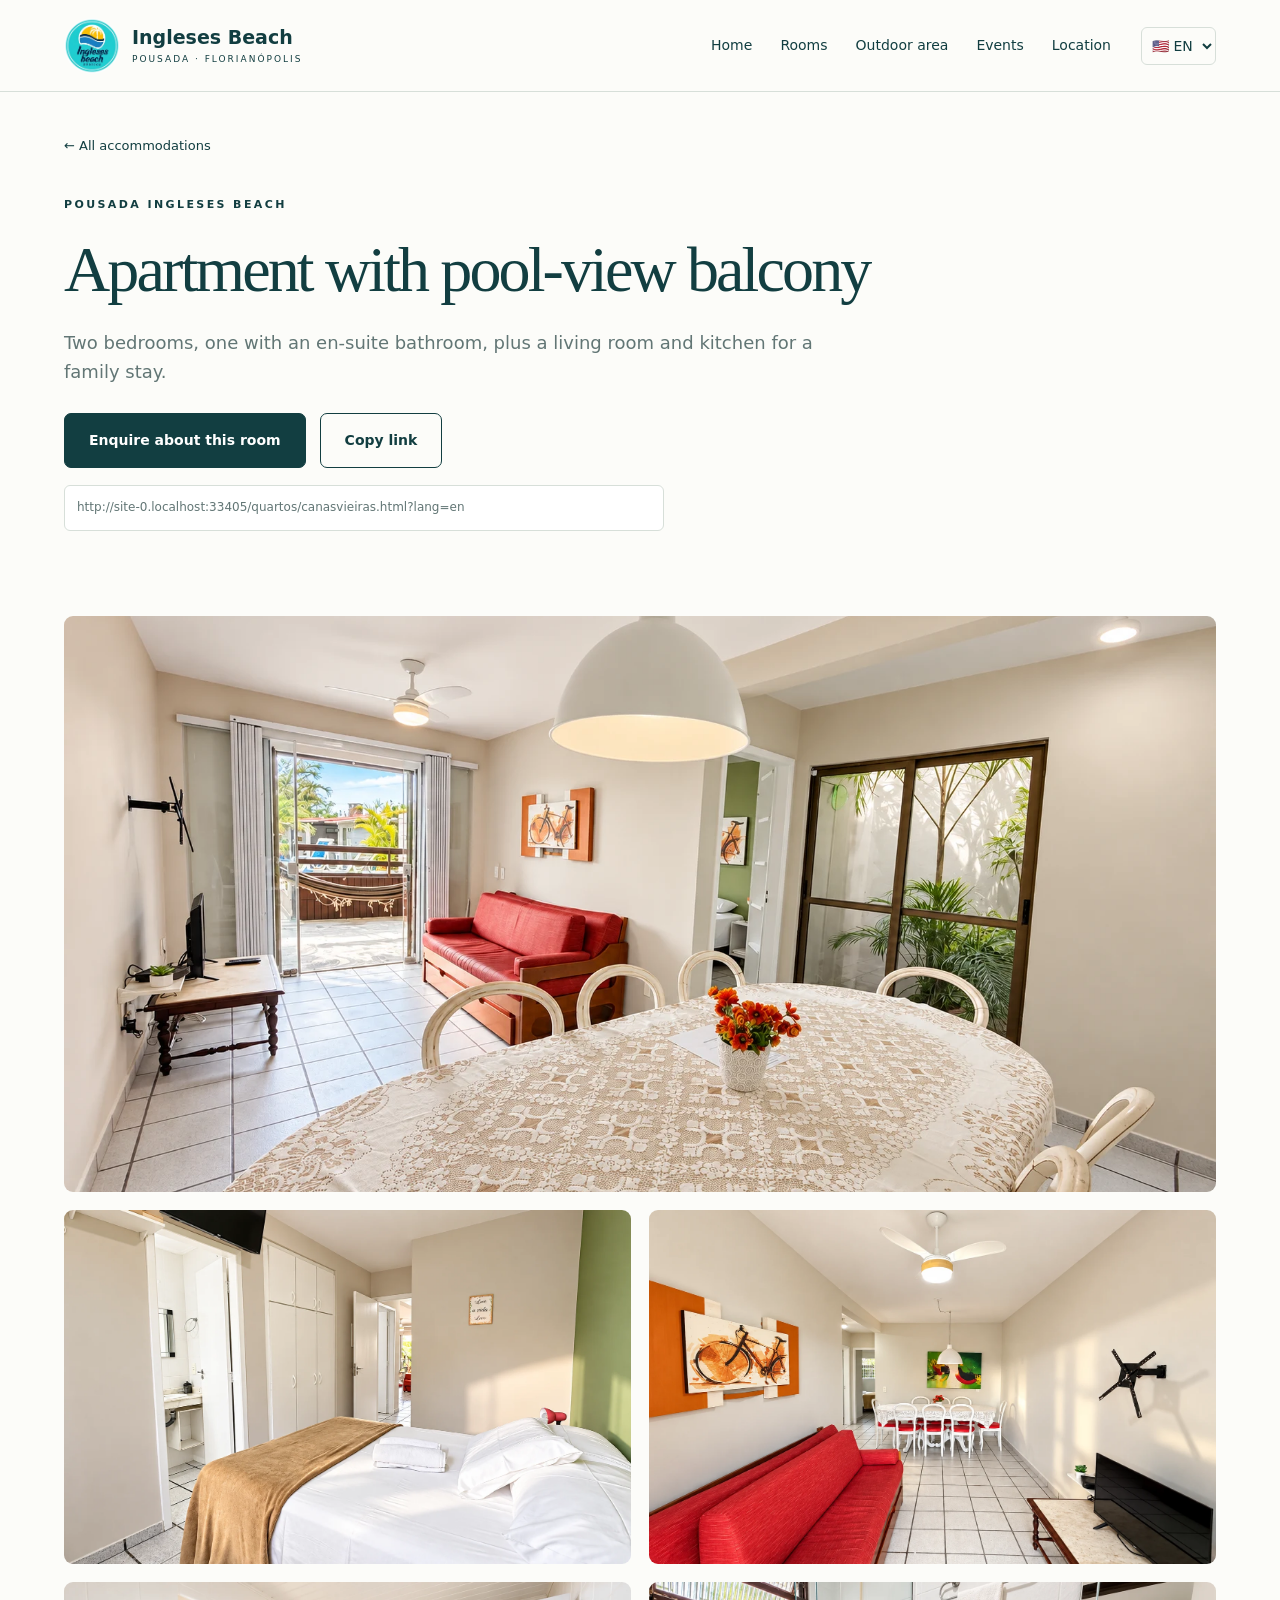
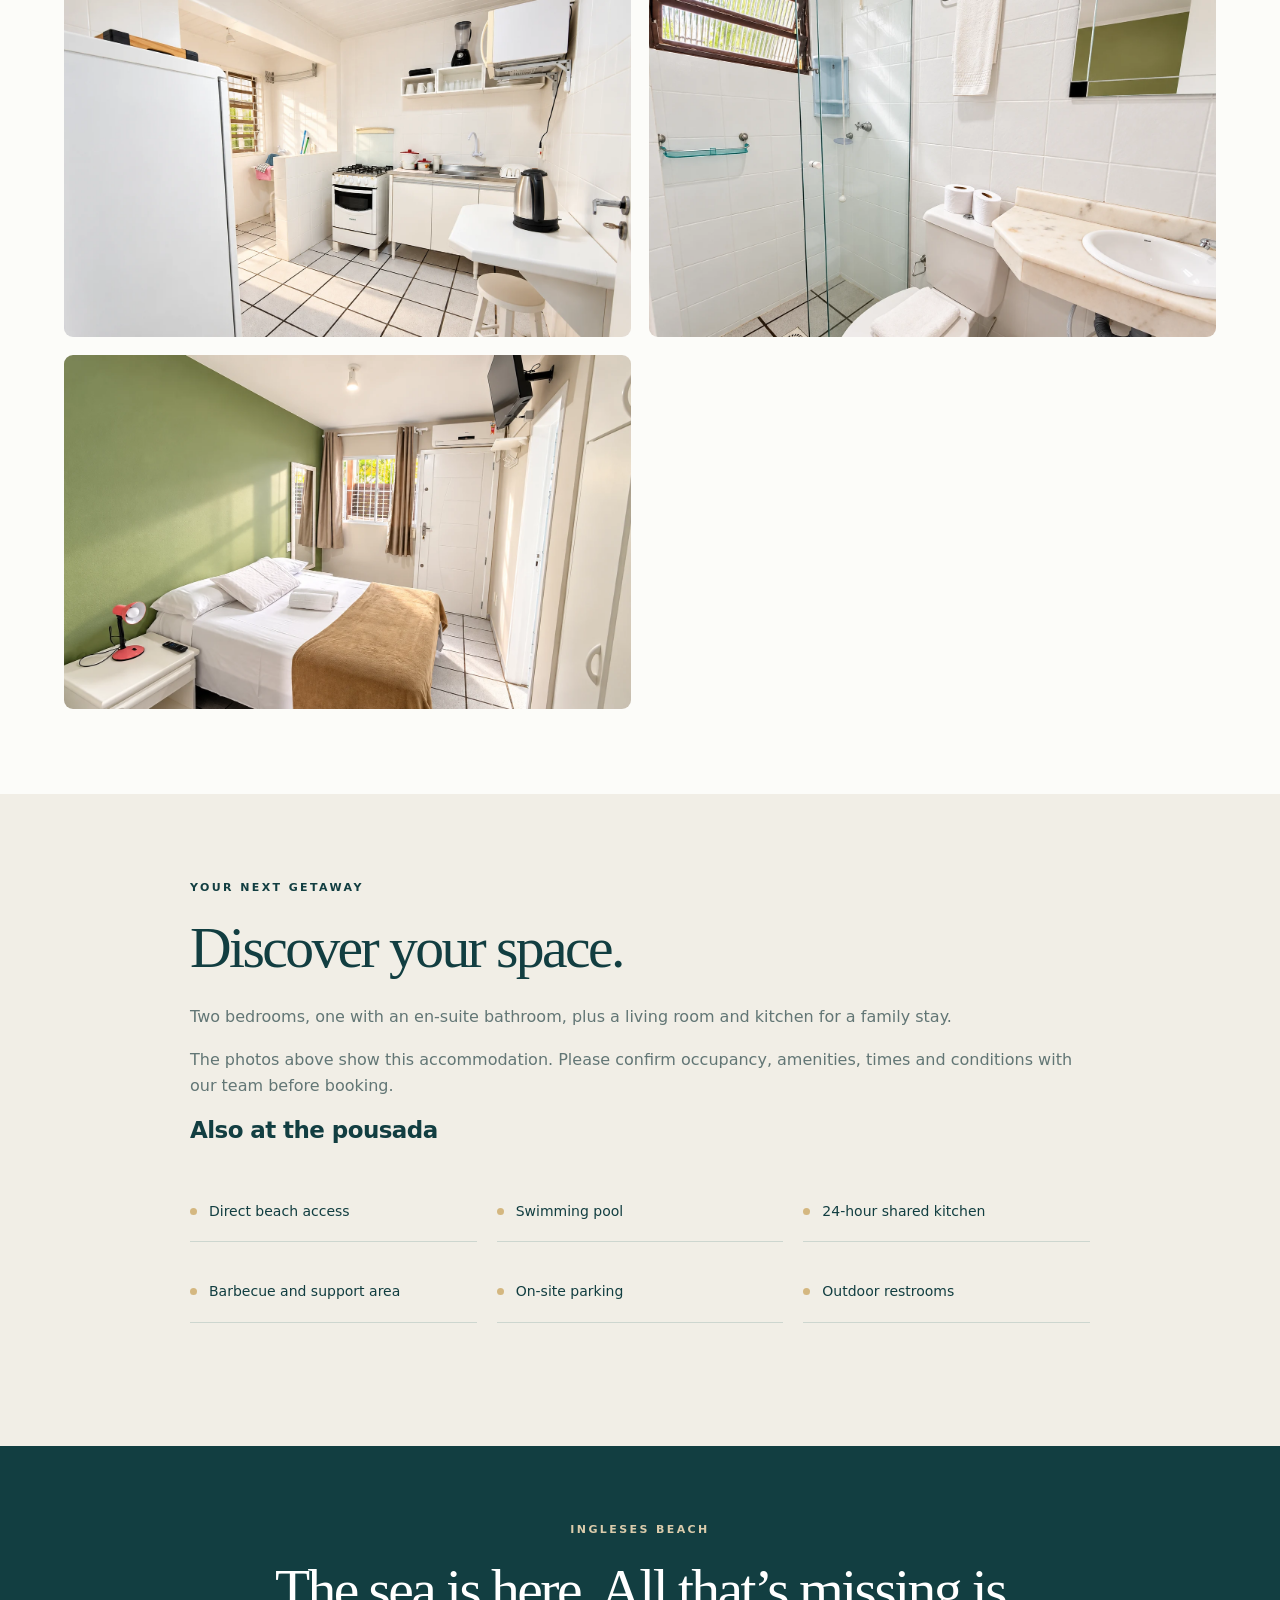
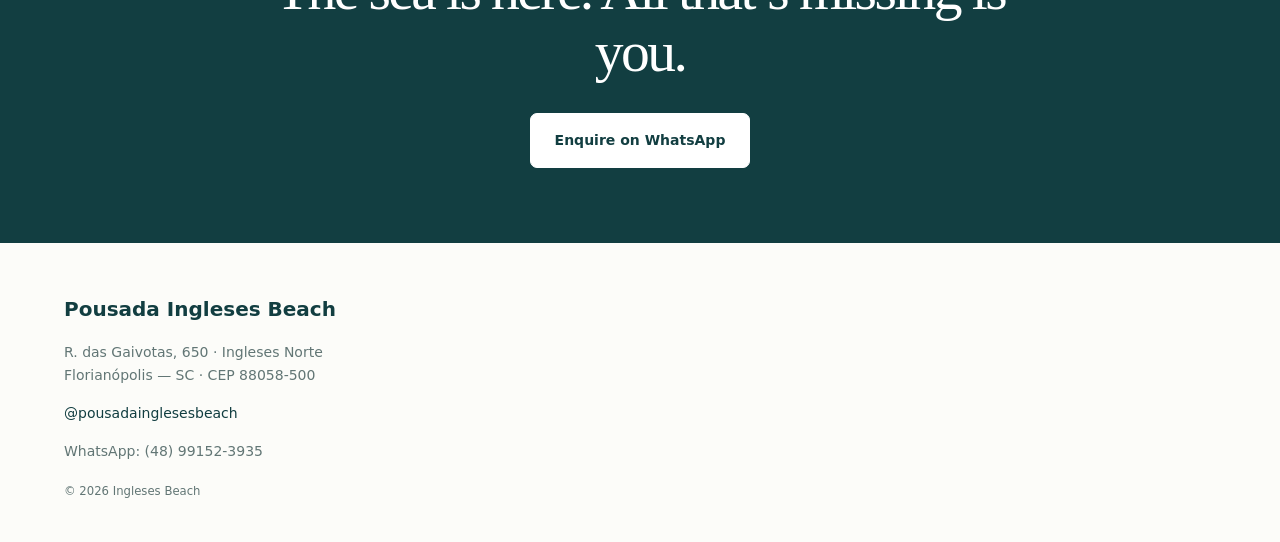
<file: quartos/canasvieiras.html>
<!doctype html><html lang="pt-BR"><head><meta charset="utf-8"><meta name="viewport" content="width=device-width,initial-scale=1"><meta name="theme-color" content="#123e41"><title>Apartamento com sacada vista piscina | Pousada Ingleses Beach</title><meta name="description" content="Conheça a Pousada Ingleses Beach, na Praia dos Ingleses em Florianópolis. Fotos, acomodações e contato direto para sua estadia."><link rel="icon" href="../assets/index-0.webp"><link rel="stylesheet" href="../assets/style.css"><script defer src="../assets/translations.js"></script><script defer src="../assets/app.js"></script></head><body><a class="skip" href="#main"><span data-i18n="t74">Pular para o conteúdo</span></a><header><a class="brand" href="../index.html"><img src="../assets/index-0.webp" alt="Ingleses Beach" ><span>Ingleses Beach<small>POUSADA · FLORIANÓPOLIS</small></span></a><nav id="navigation"><a href="../index.html"><span data-i18n="t75">Início</span></a><a href="../quartos.html"><span data-i18n="t76">Quartos</span></a><a href="../area-externa.html"><span data-i18n="nav-area">Área externa</span></a><a href="../eventos.html"><span data-i18n="t77">Eventos</span></a><a href="../index.html#localizacao"><span data-i18n="t78">Localização</span></a></nav><div class="header-tools"><label class="language"><span class="sr-only">Idioma / Language</span><select id="language" aria-label="Idioma / Language"><option value="pt-BR">🇧🇷 PT</option><option value="es">🇪🇸 ES</option><option value="en">🇺🇸 EN</option></select></label><button class="menu" aria-label="Menu" aria-controls="navigation" aria-expanded="false">☰</button></div></header><main id="main"><section class="room-intro wrap"><a class="back" href="../quartos.html">← <span data-i18n="t59">Todas as acomodações</span></a><span class="eyebrow">POUSADA INGLESES BEACH</span><h1><span data-i18n="room-canasvieiras">Apartamento com sacada vista piscina</span></h1><p><span data-i18n="t60">Dois quartos, sendo uma suíte, com sala e cozinha para aproveitar a estadia em família.</span></p><div class="room-actions"><a class="button" href="https://wa.me/5548991523935?text=Ol%C3%A1%21%20Tenho%20interesse%20na%20acomoda%C3%A7%C3%A3o%20Apartamento%20com%20sacada%20vista%20piscina.%20Pode%20informar%20valores%20e%20disponibilidade%3F" target="_blank" rel="noopener"><span data-i18n="t61">Consultar esta acomodação</span></a><button class="button outline" id="copy-link"><span data-i18n="t62">Copiar link</span></button></div><div class="share-bar"><input id="share-url" aria-label="URL" readonly><span id="copy-status" role="status"></span></div></section><section class="wrap section"><div class="gallery"><button class="gallery-item" data-photo="../assets/canasvieiras/1.webp" aria-label="Apartamento com sacada vista piscina — 1"><img src="../assets/canasvieiras/1.webp" alt="Apartamento com sacada vista piscina — 1" width=1600 height=900 fetchpriority=high></button><button class="gallery-item" data-photo="../assets/canasvieiras/2.webp" aria-label="Apartamento com sacada vista piscina — 2"><img src="../assets/canasvieiras/2.webp" alt="Apartamento com sacada vista piscina — 2" width=1600 height=900 loading=lazy></button><button class="gallery-item" data-photo="../assets/canasvieiras/3.webp" aria-label="Apartamento com sacada vista piscina — 3"><img src="../assets/canasvieiras/3.webp" alt="Apartamento com sacada vista piscina — 3" width=1600 height=900 loading=lazy></button><button class="gallery-item" data-photo="../assets/canasvieiras/5.webp" aria-label="Apartamento com sacada vista piscina — 5"><img src="../assets/canasvieiras/5.webp" alt="Apartamento com sacada vista piscina — 5" width=1600 height=900 loading=lazy></button><button class="gallery-item" data-photo="../assets/canasvieiras/6.webp" aria-label="Apartamento com sacada vista piscina — 6"><img src="../assets/canasvieiras/6.webp" alt="Apartamento com sacada vista piscina — 6" width=1600 height=900 loading=lazy></button><button class="gallery-item" data-photo="../assets/canasvieiras/7.webp" aria-label="Apartamento com sacada vista piscina — 7"><img src="../assets/canasvieiras/7.webp" alt="Apartamento com sacada vista piscina — 7" width=1600 height=900 loading=lazy></button></div></section><section class="sand section"><div class="wrap narrow"><span class="eyebrow"><span data-i18n="t63">SEU PRÓXIMO DESCANSO</span></span><h2><span data-i18n="t64">Conheça seu espaço.</span></h2><p><span data-i18n="t65">Dois quartos, sendo uma suíte, com sala e cozinha para aproveitar a estadia em família.</span></p><p><span data-i18n="t66">As fotos acima são desta acomodação. Para confirmar capacidade, equipamentos, horários e condições, converse com nossa equipe antes de reservar.</span></p><h3><span data-i18n="t67">Também na pousada</span></h3><div class="facilities"><div><span class="facility-dot"></span><span data-i18n="t68">Acesso direto à praia</span></div><div><span class="facility-dot"></span><span data-i18n="t69">Piscina</span></div><div><span class="facility-dot"></span><span data-i18n="t70">Espaço gourmet 24 horas</span></div><div><span class="facility-dot"></span><span data-i18n="t71">Churrasqueiras e bar de apoio</span></div><div><span class="facility-dot"></span><span data-i18n="t72">Estacionamento interno</span></div><div><span class="facility-dot"></span><span data-i18n="t73">Banheiros externos</span></div></div></div></section></main><section class="cta"><div class="wrap"><span class="eyebrow">INGLESES BEACH</span><h2><span data-i18n="t79">O mar está aqui. Só falta você.</span></h2><a class="button light" href="https://wa.me/5548991523935?text=Ol%C3%A1%21%20Gostaria%20de%20consultar%20datas%20e%20valores%20na%20Pousada%20Ingleses%20Beach." target="_blank" rel="noopener"><span data-i18n="t80">Consultar pelo WhatsApp</span></a></div></section><footer class="wrap"><strong>Pousada Ingleses Beach</strong><p>R. das Gaivotas, 650 · Ingleses Norte<br>Florianópolis — SC · CEP 88058-500</p><a href="https://www.instagram.com/pousadainglesesbeach/" target="_blank" rel="noopener">@pousadainglesesbeach</a><p>WhatsApp: (48) 99152-3935</p><small>© 2026 Ingleses Beach</small></footer><dialog id="viewer"><div class="viewer-bar"><span id="photo-count"></span><button id="close-photo" autofocus aria-label="Fechar / Cerrar / Close">×</button></div><img id="full-photo" alt=""><div class="viewer-controls"><button id="previous" aria-label="Anterior / Previous">←</button><button id="next" aria-label="Próxima / Next">→</button></div></dialog></body></html>
</file>
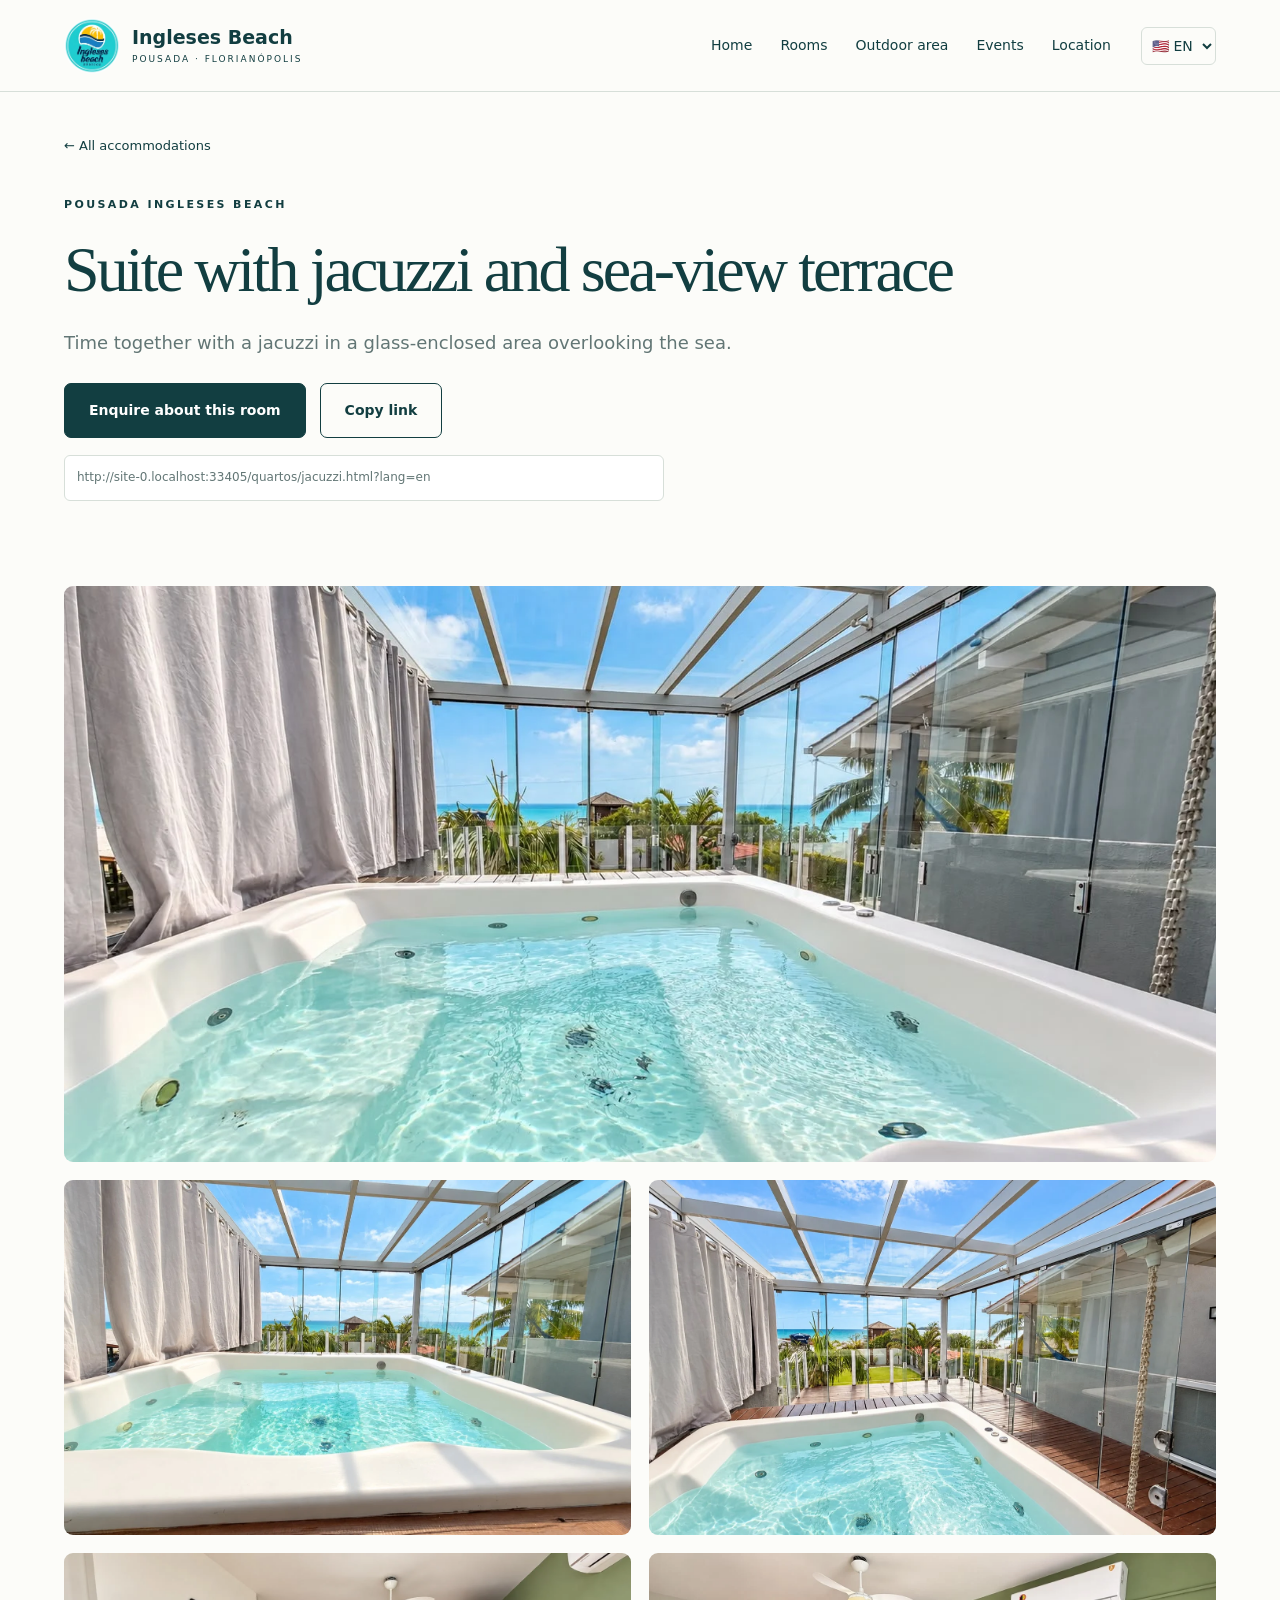
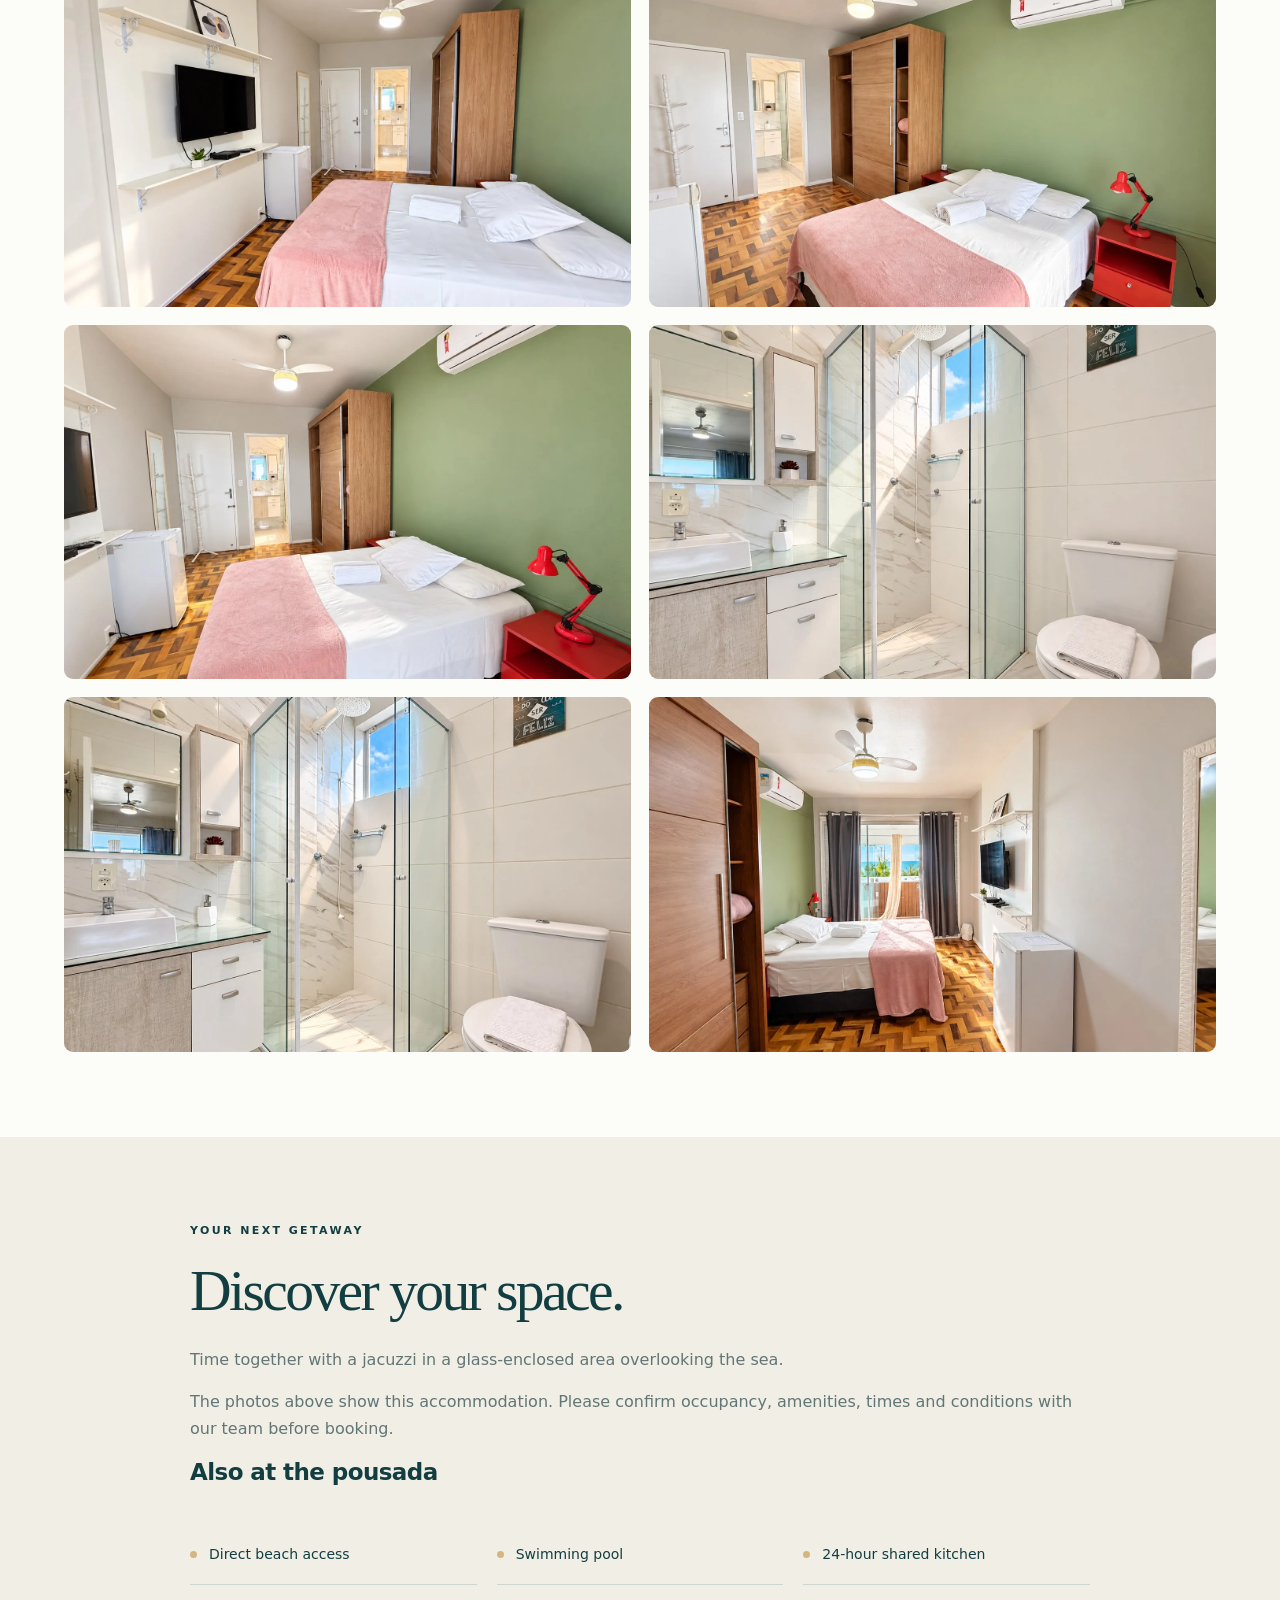
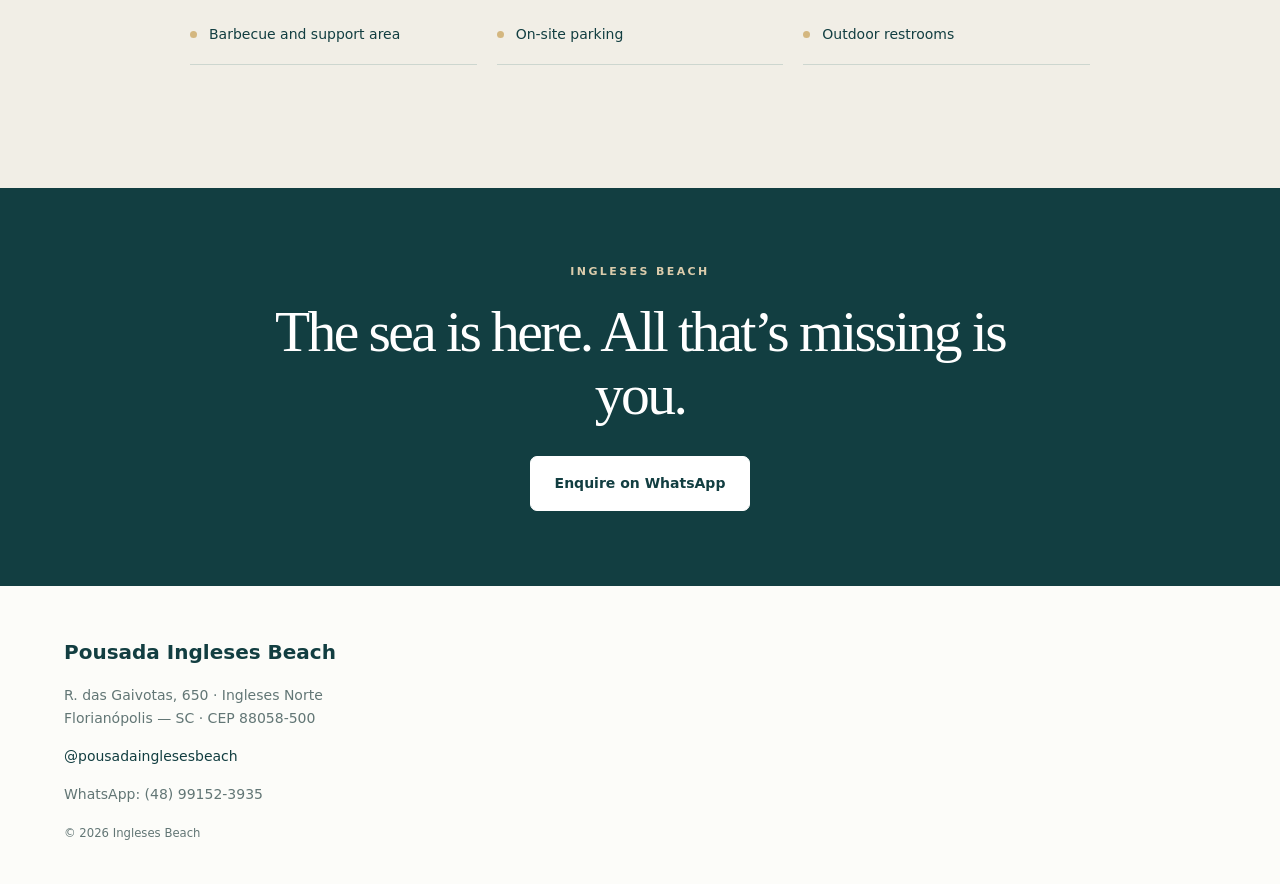
<file: quartos/jacuzzi.html>
<!doctype html><html lang="pt-BR"><head><meta charset="utf-8"><meta name="viewport" content="width=device-width,initial-scale=1"><meta name="theme-color" content="#123e41"><title>Suíte com jacuzzi e terraço vista mar | Pousada Ingleses Beach</title><meta name="description" content="Conheça a Pousada Ingleses Beach, na Praia dos Ingleses em Florianópolis. Fotos, acomodações e contato direto para sua estadia."><link rel="icon" href="../assets/index-0.webp"><link rel="stylesheet" href="../assets/style.css"><script defer src="../assets/translations.js"></script><script defer src="../assets/app.js"></script></head><body><a class="skip" href="#main"><span data-i18n="t140">Pular para o conteúdo</span></a><header><a class="brand" href="../index.html"><img src="../assets/index-0.webp" alt="Ingleses Beach" ><span>Ingleses Beach<small>POUSADA · FLORIANÓPOLIS</small></span></a><nav id="navigation"><a href="../index.html"><span data-i18n="t141">Início</span></a><a href="../quartos.html"><span data-i18n="t142">Quartos</span></a><a href="../area-externa.html"><span data-i18n="nav-area">Área externa</span></a><a href="../eventos.html"><span data-i18n="t143">Eventos</span></a><a href="../index.html#localizacao"><span data-i18n="t144">Localização</span></a></nav><div class="header-tools"><label class="language"><span class="sr-only">Idioma / Language</span><select id="language" aria-label="Idioma / Language"><option value="pt-BR">🇧🇷 PT</option><option value="es">🇪🇸 ES</option><option value="en">🇺🇸 EN</option></select></label><button class="menu" aria-label="Menu" aria-controls="navigation" aria-expanded="false">☰</button></div></header><main id="main"><section class="room-intro wrap"><a class="back" href="../quartos.html">← <span data-i18n="t125">Todas as acomodações</span></a><span class="eyebrow">POUSADA INGLESES BEACH</span><h1><span data-i18n="room-jacuzzi">Suíte com jacuzzi e terraço vista mar</span></h1><p><span data-i18n="t126">Dias a dois com jacuzzi em área envidraçada e vista para o mar.</span></p><div class="room-actions"><a class="button" href="https://wa.me/5548991523935?text=Ol%C3%A1%21%20Tenho%20interesse%20na%20acomoda%C3%A7%C3%A3o%20Su%C3%ADte%20com%20jacuzzi%20e%20terra%C3%A7o%20vista%20mar.%20Pode%20informar%20valores%20e%20disponibilidade%3F" target="_blank" rel="noopener"><span data-i18n="t127">Consultar esta acomodação</span></a><button class="button outline" id="copy-link"><span data-i18n="t128">Copiar link</span></button></div><div class="share-bar"><input id="share-url" aria-label="URL" readonly><span id="copy-status" role="status"></span></div></section><section class="wrap section"><div class="gallery"><button class="gallery-item" data-photo="../assets/jacuzzi/1.webp" aria-label="Suíte com jacuzzi e terraço vista mar — 1"><img src="../assets/jacuzzi/1.webp" alt="Suíte com jacuzzi e terraço vista mar — 1" width=1600 height=900 fetchpriority=high></button><button class="gallery-item" data-photo="../assets/jacuzzi/2.webp" aria-label="Suíte com jacuzzi e terraço vista mar — 2"><img src="../assets/jacuzzi/2.webp" alt="Suíte com jacuzzi e terraço vista mar — 2" width=1600 height=900 loading=lazy></button><button class="gallery-item" data-photo="../assets/jacuzzi/4.webp" aria-label="Suíte com jacuzzi e terraço vista mar — 4"><img src="../assets/jacuzzi/4.webp" alt="Suíte com jacuzzi e terraço vista mar — 4" width=1600 height=900 loading=lazy></button><button class="gallery-item" data-photo="../assets/jacuzzi/5.webp" aria-label="Suíte com jacuzzi e terraço vista mar — 5"><img src="../assets/jacuzzi/5.webp" alt="Suíte com jacuzzi e terraço vista mar — 5" width=1600 height=900 loading=lazy></button><button class="gallery-item" data-photo="../assets/jacuzzi/6.webp" aria-label="Suíte com jacuzzi e terraço vista mar — 6"><img src="../assets/jacuzzi/6.webp" alt="Suíte com jacuzzi e terraço vista mar — 6" width=1600 height=900 loading=lazy></button><button class="gallery-item" data-photo="../assets/jacuzzi/7.webp" aria-label="Suíte com jacuzzi e terraço vista mar — 7"><img src="../assets/jacuzzi/7.webp" alt="Suíte com jacuzzi e terraço vista mar — 7" width=1600 height=900 loading=lazy></button><button class="gallery-item" data-photo="../assets/jacuzzi/8.webp" aria-label="Suíte com jacuzzi e terraço vista mar — 8"><img src="../assets/jacuzzi/8.webp" alt="Suíte com jacuzzi e terraço vista mar — 8" width=1600 height=900 loading=lazy></button><button class="gallery-item" data-photo="../assets/jacuzzi/9.webp" aria-label="Suíte com jacuzzi e terraço vista mar — 9"><img src="../assets/jacuzzi/9.webp" alt="Suíte com jacuzzi e terraço vista mar — 9" width=1600 height=900 loading=lazy></button><button class="gallery-item" data-photo="../assets/jacuzzi/10.webp" aria-label="Suíte com jacuzzi e terraço vista mar — 10"><img src="../assets/jacuzzi/10.webp" alt="Suíte com jacuzzi e terraço vista mar — 10" width=1600 height=900 loading=lazy></button></div></section><section class="sand section"><div class="wrap narrow"><span class="eyebrow"><span data-i18n="t129">SEU PRÓXIMO DESCANSO</span></span><h2><span data-i18n="t130">Conheça seu espaço.</span></h2><p><span data-i18n="t131">Dias a dois com jacuzzi em área envidraçada e vista para o mar.</span></p><p><span data-i18n="t132">As fotos acima são desta acomodação. Para confirmar capacidade, equipamentos, horários e condições, converse com nossa equipe antes de reservar.</span></p><h3><span data-i18n="t133">Também na pousada</span></h3><div class="facilities"><div><span class="facility-dot"></span><span data-i18n="t134">Acesso direto à praia</span></div><div><span class="facility-dot"></span><span data-i18n="t135">Piscina</span></div><div><span class="facility-dot"></span><span data-i18n="t136">Espaço gourmet 24 horas</span></div><div><span class="facility-dot"></span><span data-i18n="t137">Churrasqueiras e bar de apoio</span></div><div><span class="facility-dot"></span><span data-i18n="t138">Estacionamento interno</span></div><div><span class="facility-dot"></span><span data-i18n="t139">Banheiros externos</span></div></div></div></section></main><section class="cta"><div class="wrap"><span class="eyebrow">INGLESES BEACH</span><h2><span data-i18n="t145">O mar está aqui. Só falta você.</span></h2><a class="button light" href="https://wa.me/5548991523935?text=Ol%C3%A1%21%20Gostaria%20de%20consultar%20datas%20e%20valores%20na%20Pousada%20Ingleses%20Beach." target="_blank" rel="noopener"><span data-i18n="t146">Consultar pelo WhatsApp</span></a></div></section><footer class="wrap"><strong>Pousada Ingleses Beach</strong><p>R. das Gaivotas, 650 · Ingleses Norte<br>Florianópolis — SC · CEP 88058-500</p><a href="https://www.instagram.com/pousadainglesesbeach/" target="_blank" rel="noopener">@pousadainglesesbeach</a><p>WhatsApp: (48) 99152-3935</p><small>© 2026 Ingleses Beach</small></footer><dialog id="viewer"><div class="viewer-bar"><span id="photo-count"></span><button id="close-photo" autofocus aria-label="Fechar / Cerrar / Close">×</button></div><img id="full-photo" alt=""><div class="viewer-controls"><button id="previous" aria-label="Anterior / Previous">←</button><button id="next" aria-label="Próxima / Next">→</button></div></dialog></body></html>
</file>
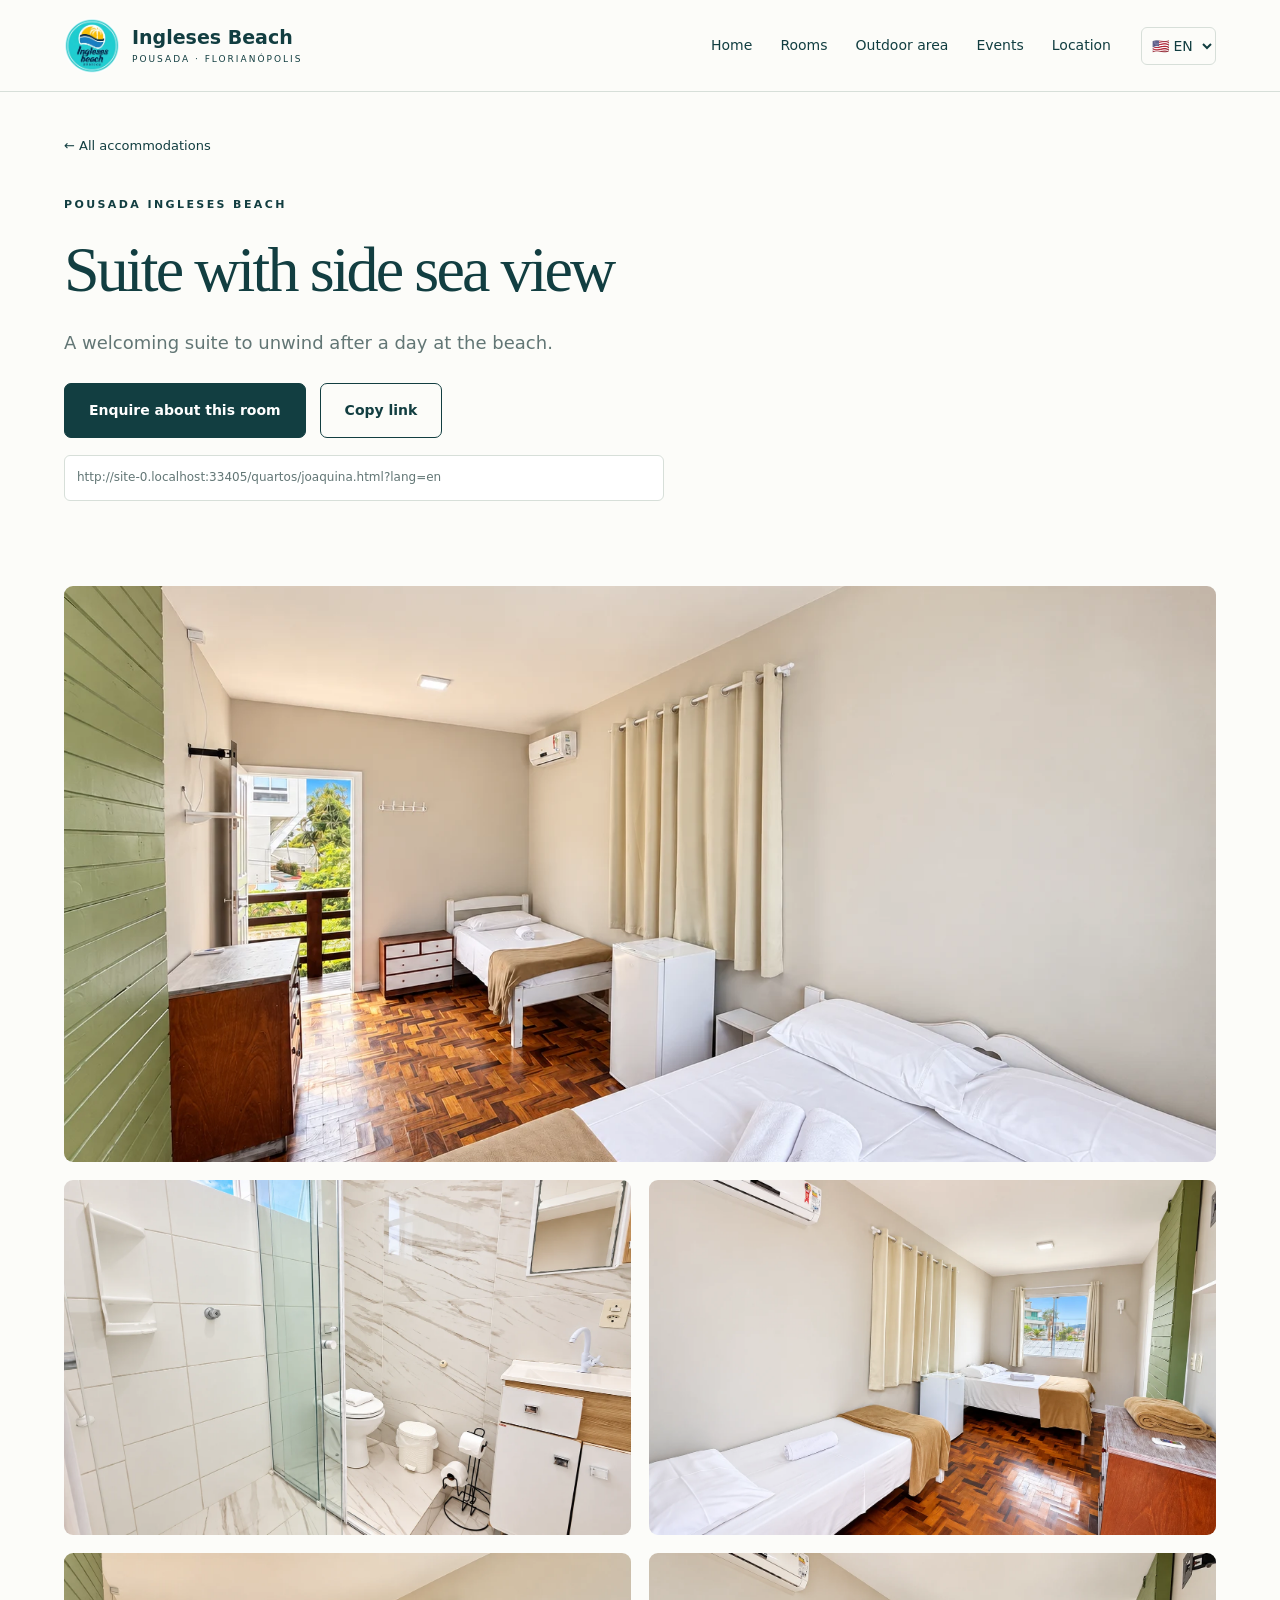
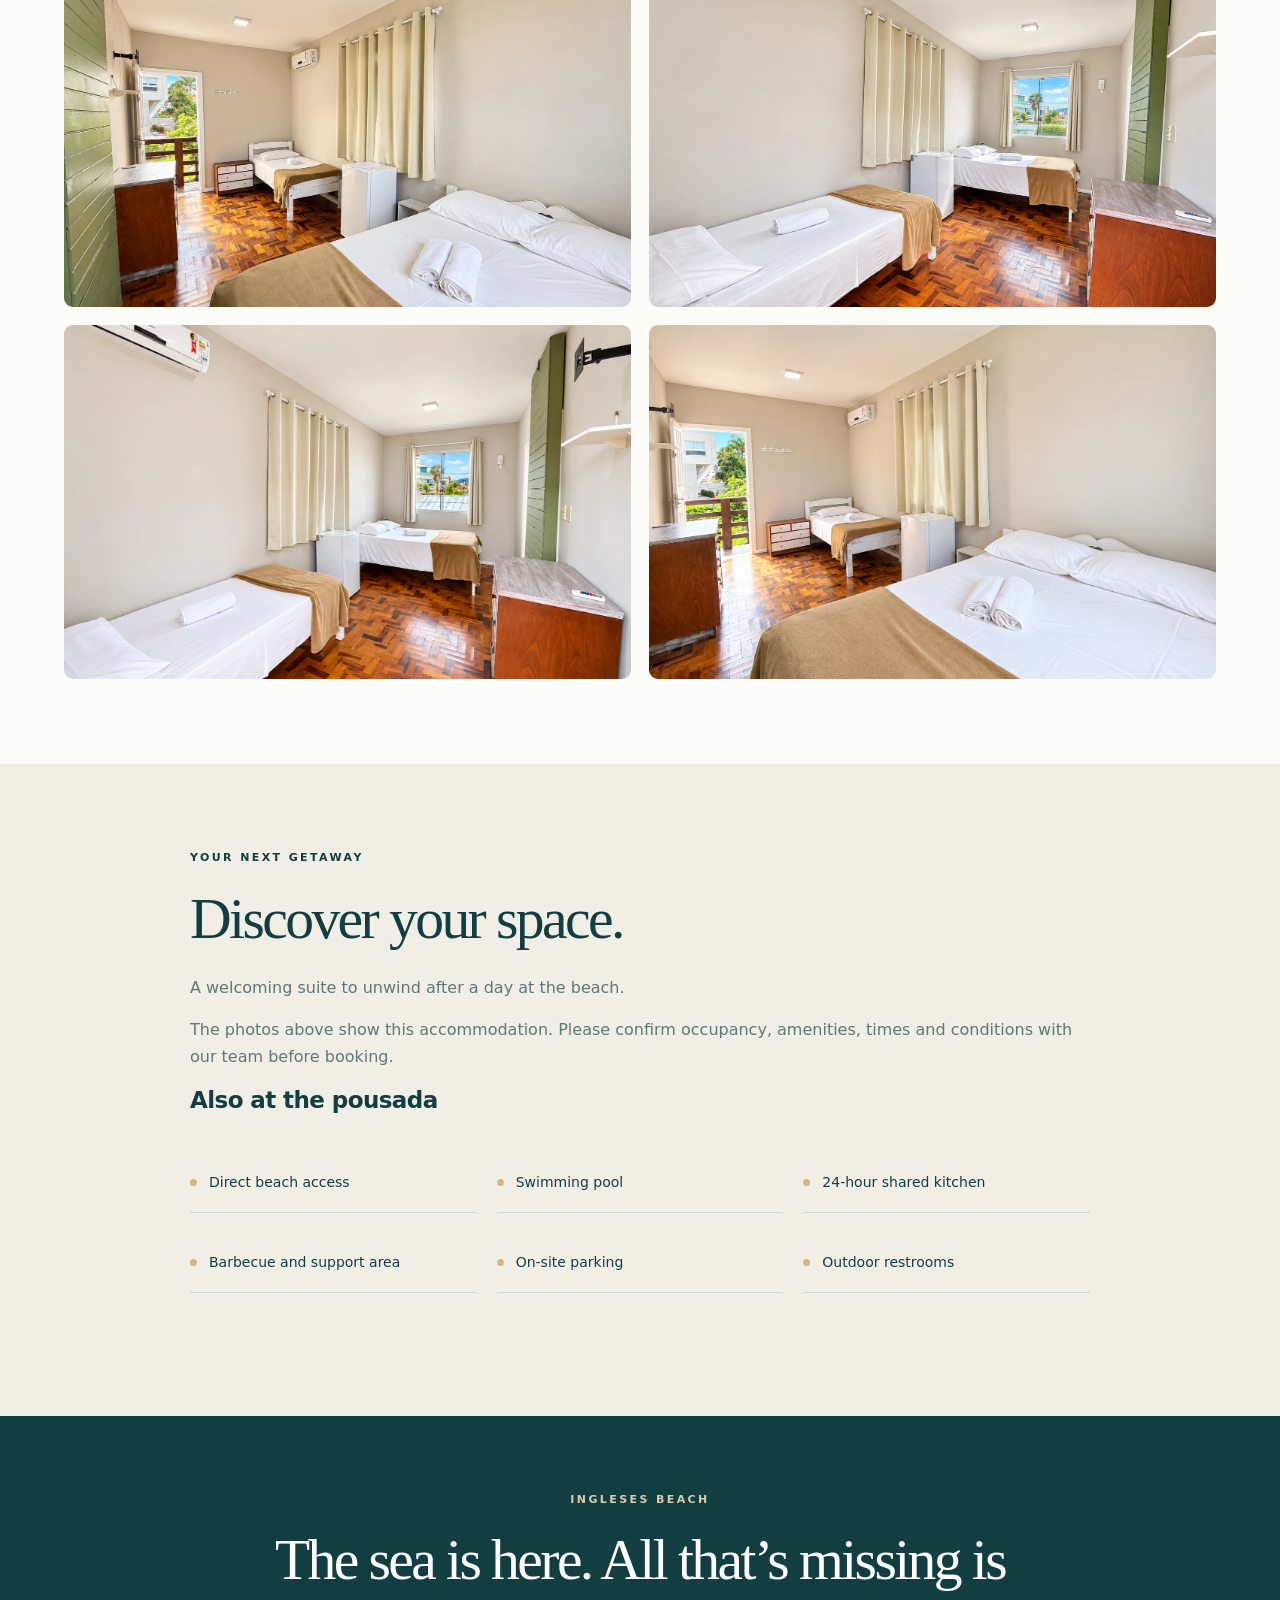
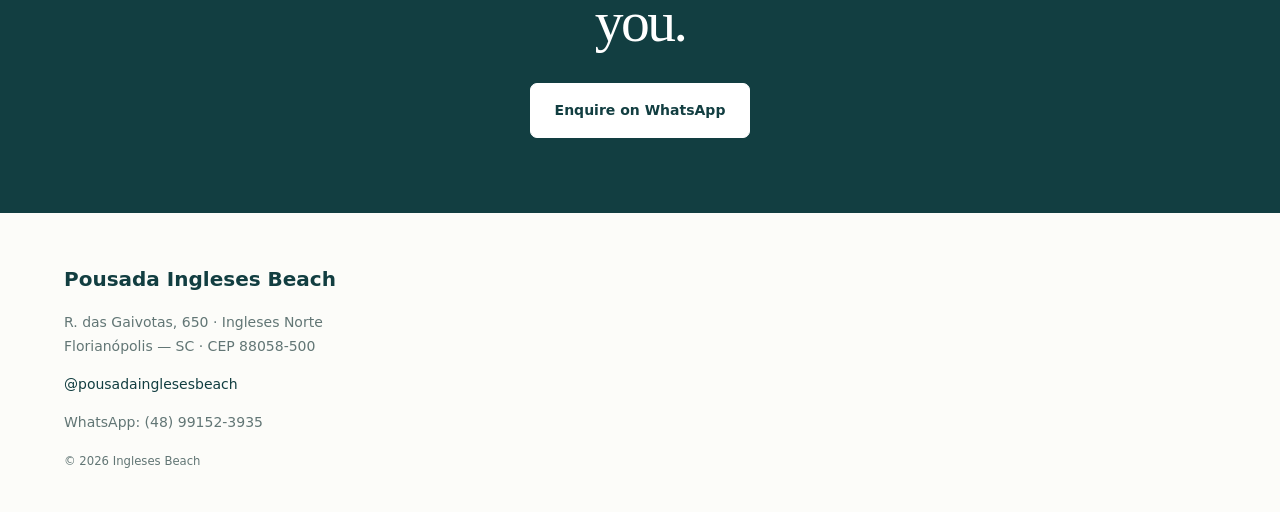
<file: quartos/joaquina.html>
<!doctype html><html lang="pt-BR"><head><meta charset="utf-8"><meta name="viewport" content="width=device-width,initial-scale=1"><meta name="theme-color" content="#123e41"><title>Suíte com vista mar lateral | Pousada Ingleses Beach</title><meta name="description" content="Conheça a Pousada Ingleses Beach, na Praia dos Ingleses em Florianópolis. Fotos, acomodações e contato direto para sua estadia."><link rel="icon" href="../assets/index-0.webp"><link rel="stylesheet" href="../assets/style.css"><script defer src="../assets/translations.js"></script><script defer src="../assets/app.js"></script></head><body><a class="skip" href="#main"><span data-i18n="t52">Pular para o conteúdo</span></a><header><a class="brand" href="../index.html"><img src="../assets/index-0.webp" alt="Ingleses Beach" ><span>Ingleses Beach<small>POUSADA · FLORIANÓPOLIS</small></span></a><nav id="navigation"><a href="../index.html"><span data-i18n="t53">Início</span></a><a href="../quartos.html"><span data-i18n="t54">Quartos</span></a><a href="../area-externa.html"><span data-i18n="nav-area">Área externa</span></a><a href="../eventos.html"><span data-i18n="t55">Eventos</span></a><a href="../index.html#localizacao"><span data-i18n="t56">Localização</span></a></nav><div class="header-tools"><label class="language"><span class="sr-only">Idioma / Language</span><select id="language" aria-label="Idioma / Language"><option value="pt-BR">🇧🇷 PT</option><option value="es">🇪🇸 ES</option><option value="en">🇺🇸 EN</option></select></label><button class="menu" aria-label="Menu" aria-controls="navigation" aria-expanded="false">☰</button></div></header><main id="main"><section class="room-intro wrap"><a class="back" href="../quartos.html">← <span data-i18n="t37">Todas as acomodações</span></a><span class="eyebrow">POUSADA INGLESES BEACH</span><h1><span data-i18n="room-joaquina">Suíte com vista mar lateral</span></h1><p><span data-i18n="t38">Uma suíte acolhedora para descansar depois de um dia na praia.</span></p><div class="room-actions"><a class="button" href="https://wa.me/5548991523935?text=Ol%C3%A1%21%20Tenho%20interesse%20na%20acomoda%C3%A7%C3%A3o%20Su%C3%ADte%20com%20vista%20mar%20lateral.%20Pode%20informar%20valores%20e%20disponibilidade%3F" target="_blank" rel="noopener"><span data-i18n="t39">Consultar esta acomodação</span></a><button class="button outline" id="copy-link"><span data-i18n="t40">Copiar link</span></button></div><div class="share-bar"><input id="share-url" aria-label="URL" readonly><span id="copy-status" role="status"></span></div></section><section class="wrap section"><div class="gallery"><button class="gallery-item" data-photo="../assets/joaquina/1.webp" aria-label="Suíte com vista mar lateral — 1"><img src="../assets/joaquina/1.webp" alt="Suíte com vista mar lateral — 1" width=1600 height=900 fetchpriority=high></button><button class="gallery-item" data-photo="../assets/joaquina/2.webp" aria-label="Suíte com vista mar lateral — 2"><img src="../assets/joaquina/2.webp" alt="Suíte com vista mar lateral — 2" width=1600 height=900 loading=lazy></button><button class="gallery-item" data-photo="../assets/joaquina/3.webp" aria-label="Suíte com vista mar lateral — 3"><img src="../assets/joaquina/3.webp" alt="Suíte com vista mar lateral — 3" width=1600 height=900 loading=lazy></button><button class="gallery-item" data-photo="../assets/joaquina/4.webp" aria-label="Suíte com vista mar lateral — 4"><img src="../assets/joaquina/4.webp" alt="Suíte com vista mar lateral — 4" width=1600 height=900 loading=lazy></button><button class="gallery-item" data-photo="../assets/joaquina/5.webp" aria-label="Suíte com vista mar lateral — 5"><img src="../assets/joaquina/5.webp" alt="Suíte com vista mar lateral — 5" width=1600 height=900 loading=lazy></button><button class="gallery-item" data-photo="../assets/joaquina/6.webp" aria-label="Suíte com vista mar lateral — 6"><img src="../assets/joaquina/6.webp" alt="Suíte com vista mar lateral — 6" width=1600 height=900 loading=lazy></button><button class="gallery-item" data-photo="../assets/joaquina/7.webp" aria-label="Suíte com vista mar lateral — 7"><img src="../assets/joaquina/7.webp" alt="Suíte com vista mar lateral — 7" width=1600 height=900 loading=lazy></button></div></section><section class="sand section"><div class="wrap narrow"><span class="eyebrow"><span data-i18n="t41">SEU PRÓXIMO DESCANSO</span></span><h2><span data-i18n="t42">Conheça seu espaço.</span></h2><p><span data-i18n="t43">Uma suíte acolhedora para descansar depois de um dia na praia.</span></p><p><span data-i18n="t44">As fotos acima são desta acomodação. Para confirmar capacidade, equipamentos, horários e condições, converse com nossa equipe antes de reservar.</span></p><h3><span data-i18n="t45">Também na pousada</span></h3><div class="facilities"><div><span class="facility-dot"></span><span data-i18n="t46">Acesso direto à praia</span></div><div><span class="facility-dot"></span><span data-i18n="t47">Piscina</span></div><div><span class="facility-dot"></span><span data-i18n="t48">Espaço gourmet 24 horas</span></div><div><span class="facility-dot"></span><span data-i18n="t49">Churrasqueiras e bar de apoio</span></div><div><span class="facility-dot"></span><span data-i18n="t50">Estacionamento interno</span></div><div><span class="facility-dot"></span><span data-i18n="t51">Banheiros externos</span></div></div></div></section></main><section class="cta"><div class="wrap"><span class="eyebrow">INGLESES BEACH</span><h2><span data-i18n="t57">O mar está aqui. Só falta você.</span></h2><a class="button light" href="https://wa.me/5548991523935?text=Ol%C3%A1%21%20Gostaria%20de%20consultar%20datas%20e%20valores%20na%20Pousada%20Ingleses%20Beach." target="_blank" rel="noopener"><span data-i18n="t58">Consultar pelo WhatsApp</span></a></div></section><footer class="wrap"><strong>Pousada Ingleses Beach</strong><p>R. das Gaivotas, 650 · Ingleses Norte<br>Florianópolis — SC · CEP 88058-500</p><a href="https://www.instagram.com/pousadainglesesbeach/" target="_blank" rel="noopener">@pousadainglesesbeach</a><p>WhatsApp: (48) 99152-3935</p><small>© 2026 Ingleses Beach</small></footer><dialog id="viewer"><div class="viewer-bar"><span id="photo-count"></span><button id="close-photo" autofocus aria-label="Fechar / Cerrar / Close">×</button></div><img id="full-photo" alt=""><div class="viewer-controls"><button id="previous" aria-label="Anterior / Previous">←</button><button id="next" aria-label="Próxima / Next">→</button></div></dialog></body></html>
</file>
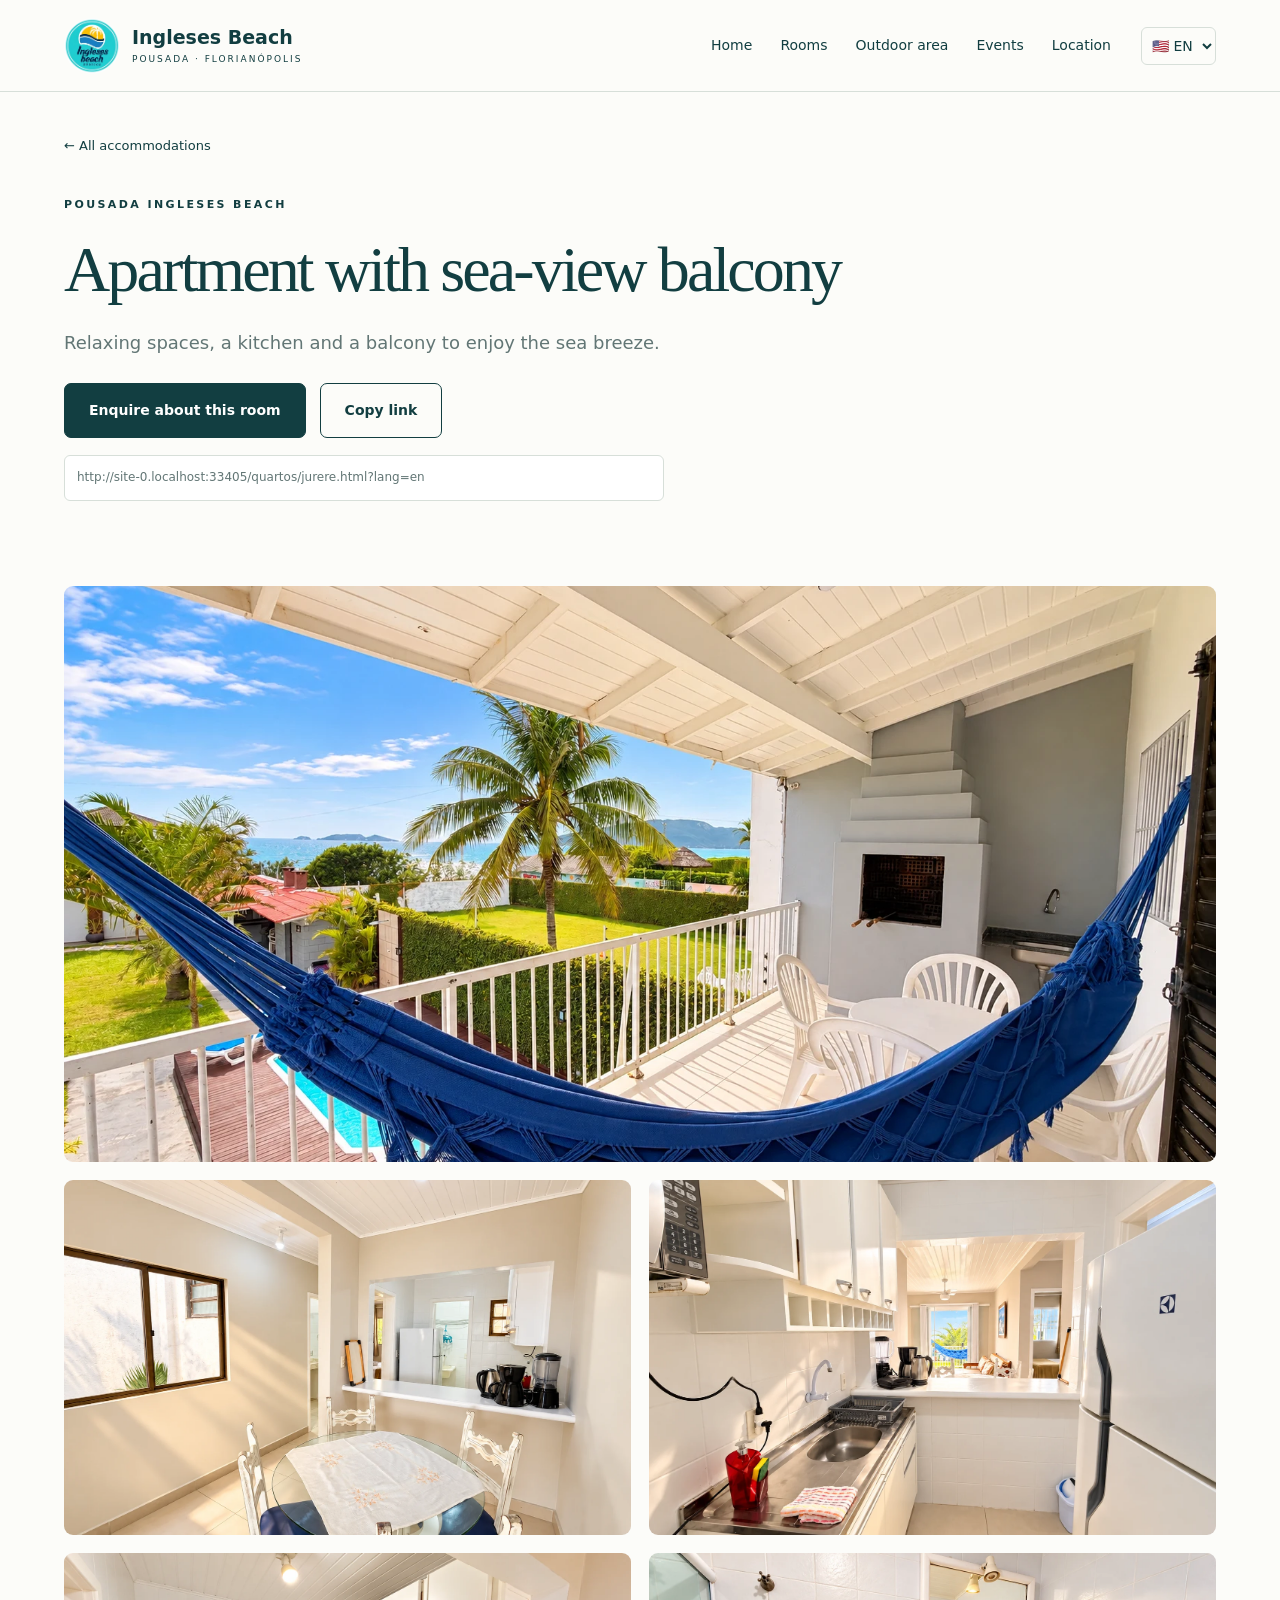
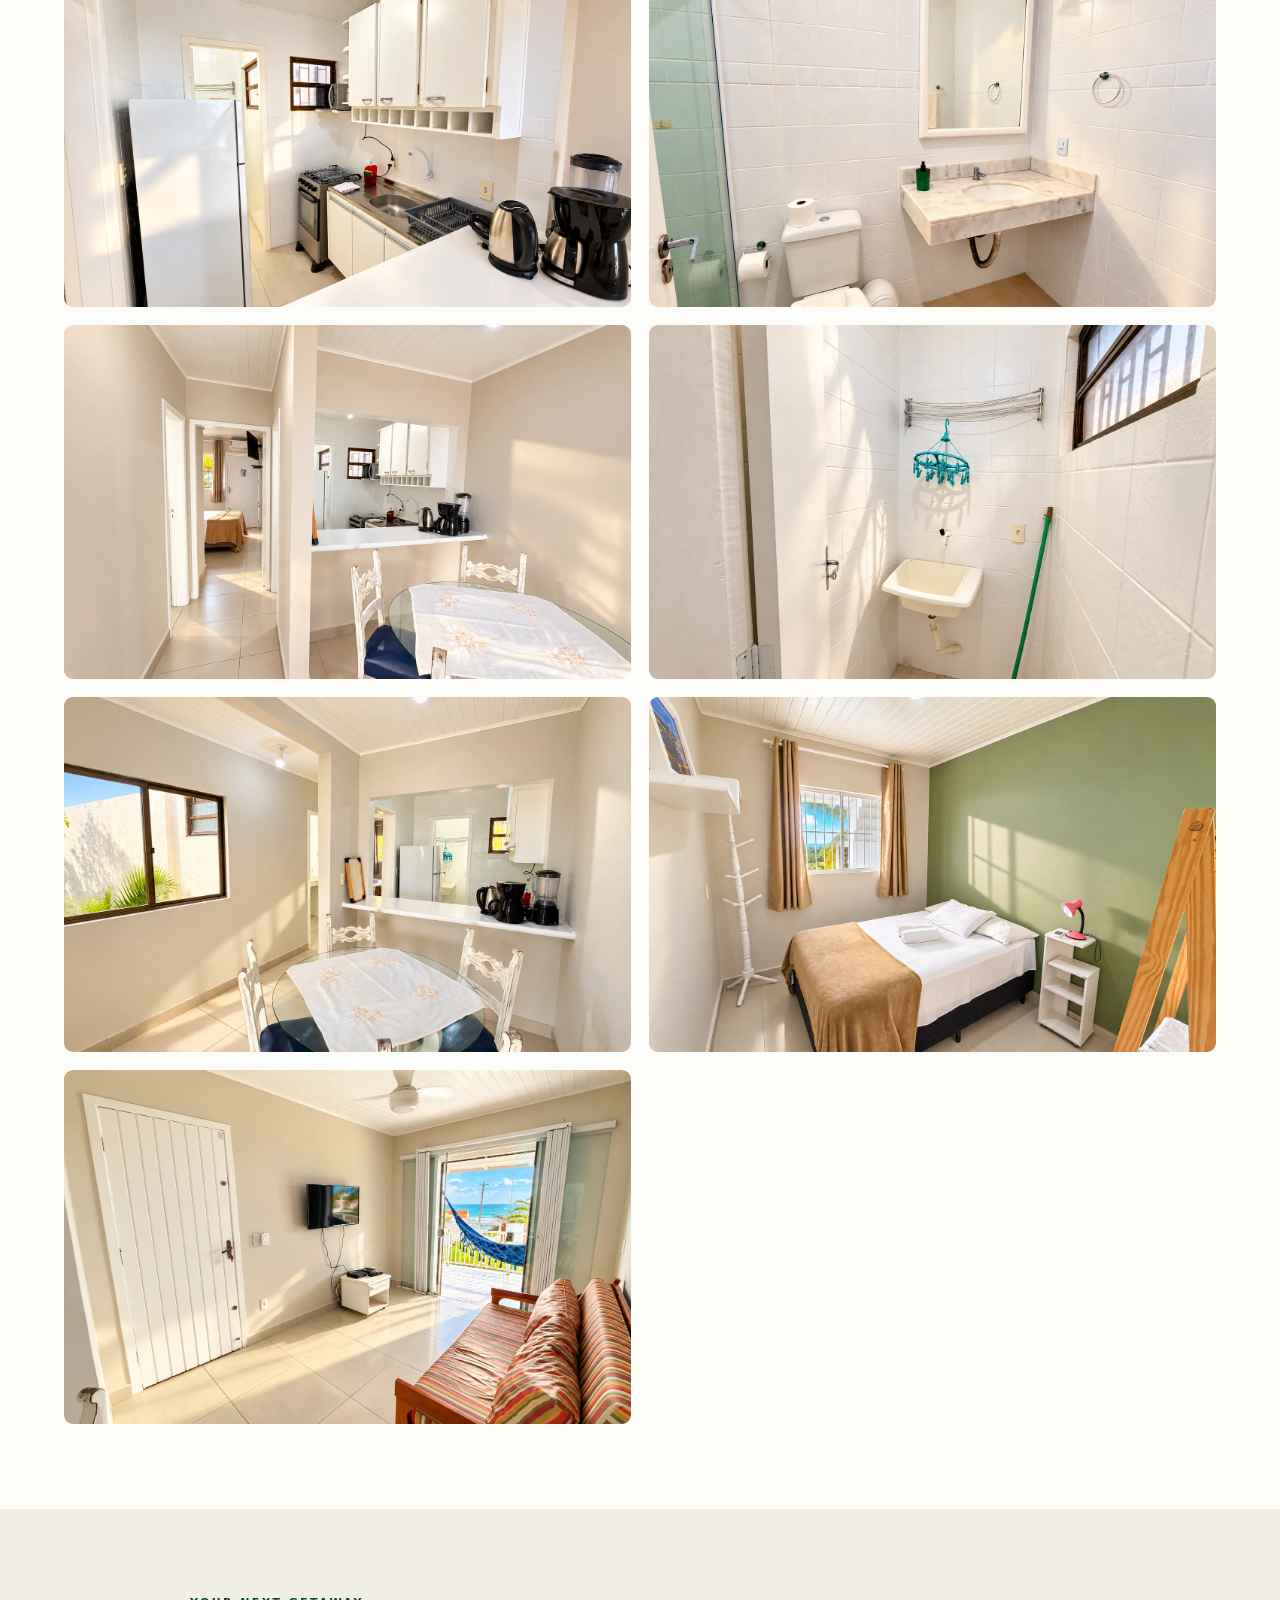
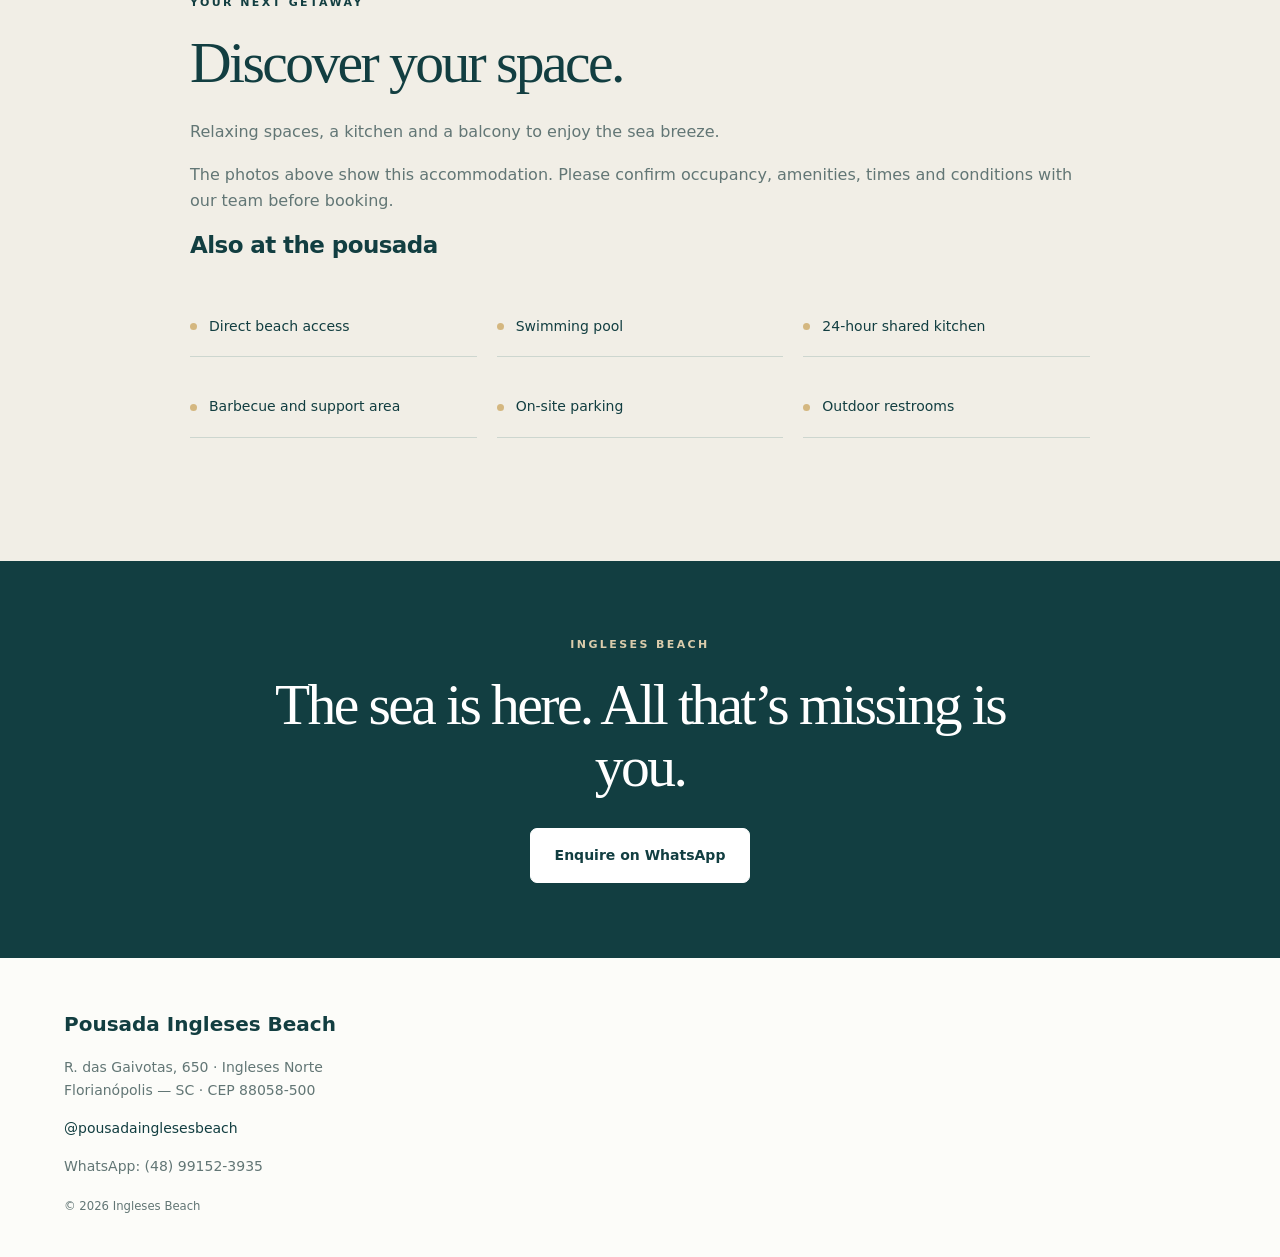
<file: quartos/jurere.html>
<!doctype html><html lang="pt-BR"><head><meta charset="utf-8"><meta name="viewport" content="width=device-width,initial-scale=1"><meta name="theme-color" content="#123e41"><title>Apartamento com sacada vista mar | Pousada Ingleses Beach</title><meta name="description" content="Conheça a Pousada Ingleses Beach, na Praia dos Ingleses em Florianópolis. Fotos, acomodações e contato direto para sua estadia."><link rel="icon" href="../assets/index-0.webp"><link rel="stylesheet" href="../assets/style.css"><script defer src="../assets/translations.js"></script><script defer src="../assets/app.js"></script></head><body><a class="skip" href="#main"><span data-i18n="t96">Pular para o conteúdo</span></a><header><a class="brand" href="../index.html"><img src="../assets/index-0.webp" alt="Ingleses Beach" ><span>Ingleses Beach<small>POUSADA · FLORIANÓPOLIS</small></span></a><nav id="navigation"><a href="../index.html"><span data-i18n="t97">Início</span></a><a href="../quartos.html"><span data-i18n="t98">Quartos</span></a><a href="../area-externa.html"><span data-i18n="nav-area">Área externa</span></a><a href="../eventos.html"><span data-i18n="t99">Eventos</span></a><a href="../index.html#localizacao"><span data-i18n="t100">Localização</span></a></nav><div class="header-tools"><label class="language"><span class="sr-only">Idioma / Language</span><select id="language" aria-label="Idioma / Language"><option value="pt-BR">🇧🇷 PT</option><option value="es">🇪🇸 ES</option><option value="en">🇺🇸 EN</option></select></label><button class="menu" aria-label="Menu" aria-controls="navigation" aria-expanded="false">☰</button></div></header><main id="main"><section class="room-intro wrap"><a class="back" href="../quartos.html">← <span data-i18n="t81">Todas as acomodações</span></a><span class="eyebrow">POUSADA INGLESES BEACH</span><h1><span data-i18n="room-jurerê">Apartamento com sacada vista mar</span></h1><p><span data-i18n="t82">Ambientes para descansar, cozinha e uma varanda para aproveitar a brisa do mar.</span></p><div class="room-actions"><a class="button" href="https://wa.me/5548991523935?text=Ol%C3%A1%21%20Tenho%20interesse%20na%20acomoda%C3%A7%C3%A3o%20Apartamento%20com%20sacada%20vista%20mar.%20Pode%20informar%20valores%20e%20disponibilidade%3F" target="_blank" rel="noopener"><span data-i18n="t83">Consultar esta acomodação</span></a><button class="button outline" id="copy-link"><span data-i18n="t84">Copiar link</span></button></div><div class="share-bar"><input id="share-url" aria-label="URL" readonly><span id="copy-status" role="status"></span></div></section><section class="wrap section"><div class="gallery"><button class="gallery-item" data-photo="../assets/jurere/1.webp" aria-label="Apartamento com sacada vista mar — 1"><img src="../assets/jurere/1.webp" alt="Apartamento com sacada vista mar — 1" width=1600 height=900 fetchpriority=high></button><button class="gallery-item" data-photo="../assets/jurere/2.webp" aria-label="Apartamento com sacada vista mar — 2"><img src="../assets/jurere/2.webp" alt="Apartamento com sacada vista mar — 2" width=1600 height=900 loading=lazy></button><button class="gallery-item" data-photo="../assets/jurere/3.webp" aria-label="Apartamento com sacada vista mar — 3"><img src="../assets/jurere/3.webp" alt="Apartamento com sacada vista mar — 3" width=1600 height=900 loading=lazy></button><button class="gallery-item" data-photo="../assets/jurere/4.webp" aria-label="Apartamento com sacada vista mar — 4"><img src="../assets/jurere/4.webp" alt="Apartamento com sacada vista mar — 4" width=1600 height=900 loading=lazy></button><button class="gallery-item" data-photo="../assets/jurere/5.webp" aria-label="Apartamento com sacada vista mar — 5"><img src="../assets/jurere/5.webp" alt="Apartamento com sacada vista mar — 5" width=1600 height=900 loading=lazy></button><button class="gallery-item" data-photo="../assets/jurere/6.webp" aria-label="Apartamento com sacada vista mar — 6"><img src="../assets/jurere/6.webp" alt="Apartamento com sacada vista mar — 6" width=1600 height=900 loading=lazy></button><button class="gallery-item" data-photo="../assets/jurere/7.webp" aria-label="Apartamento com sacada vista mar — 7"><img src="../assets/jurere/7.webp" alt="Apartamento com sacada vista mar — 7" width=1600 height=900 loading=lazy></button><button class="gallery-item" data-photo="../assets/jurere/8.webp" aria-label="Apartamento com sacada vista mar — 8"><img src="../assets/jurere/8.webp" alt="Apartamento com sacada vista mar — 8" width=1600 height=900 loading=lazy></button><button class="gallery-item" data-photo="../assets/jurere/9.webp" aria-label="Apartamento com sacada vista mar — 9"><img src="../assets/jurere/9.webp" alt="Apartamento com sacada vista mar — 9" width=1600 height=900 loading=lazy></button><button class="gallery-item" data-photo="../assets/jurere/10.webp" aria-label="Apartamento com sacada vista mar — 10"><img src="../assets/jurere/10.webp" alt="Apartamento com sacada vista mar — 10" width=1600 height=900 loading=lazy></button></div></section><section class="sand section"><div class="wrap narrow"><span class="eyebrow"><span data-i18n="t85">SEU PRÓXIMO DESCANSO</span></span><h2><span data-i18n="t86">Conheça seu espaço.</span></h2><p><span data-i18n="t87">Ambientes para descansar, cozinha e uma varanda para aproveitar a brisa do mar.</span></p><p><span data-i18n="t88">As fotos acima são desta acomodação. Para confirmar capacidade, equipamentos, horários e condições, converse com nossa equipe antes de reservar.</span></p><h3><span data-i18n="t89">Também na pousada</span></h3><div class="facilities"><div><span class="facility-dot"></span><span data-i18n="t90">Acesso direto à praia</span></div><div><span class="facility-dot"></span><span data-i18n="t91">Piscina</span></div><div><span class="facility-dot"></span><span data-i18n="t92">Espaço gourmet 24 horas</span></div><div><span class="facility-dot"></span><span data-i18n="t93">Churrasqueiras e bar de apoio</span></div><div><span class="facility-dot"></span><span data-i18n="t94">Estacionamento interno</span></div><div><span class="facility-dot"></span><span data-i18n="t95">Banheiros externos</span></div></div></div></section></main><section class="cta"><div class="wrap"><span class="eyebrow">INGLESES BEACH</span><h2><span data-i18n="t101">O mar está aqui. Só falta você.</span></h2><a class="button light" href="https://wa.me/5548991523935?text=Ol%C3%A1%21%20Gostaria%20de%20consultar%20datas%20e%20valores%20na%20Pousada%20Ingleses%20Beach." target="_blank" rel="noopener"><span data-i18n="t102">Consultar pelo WhatsApp</span></a></div></section><footer class="wrap"><strong>Pousada Ingleses Beach</strong><p>R. das Gaivotas, 650 · Ingleses Norte<br>Florianópolis — SC · CEP 88058-500</p><a href="https://www.instagram.com/pousadainglesesbeach/" target="_blank" rel="noopener">@pousadainglesesbeach</a><p>WhatsApp: (48) 99152-3935</p><small>© 2026 Ingleses Beach</small></footer><dialog id="viewer"><div class="viewer-bar"><span id="photo-count"></span><button id="close-photo" autofocus aria-label="Fechar / Cerrar / Close">×</button></div><img id="full-photo" alt=""><div class="viewer-controls"><button id="previous" aria-label="Anterior / Previous">←</button><button id="next" aria-label="Próxima / Next">→</button></div></dialog></body></html>
</file>
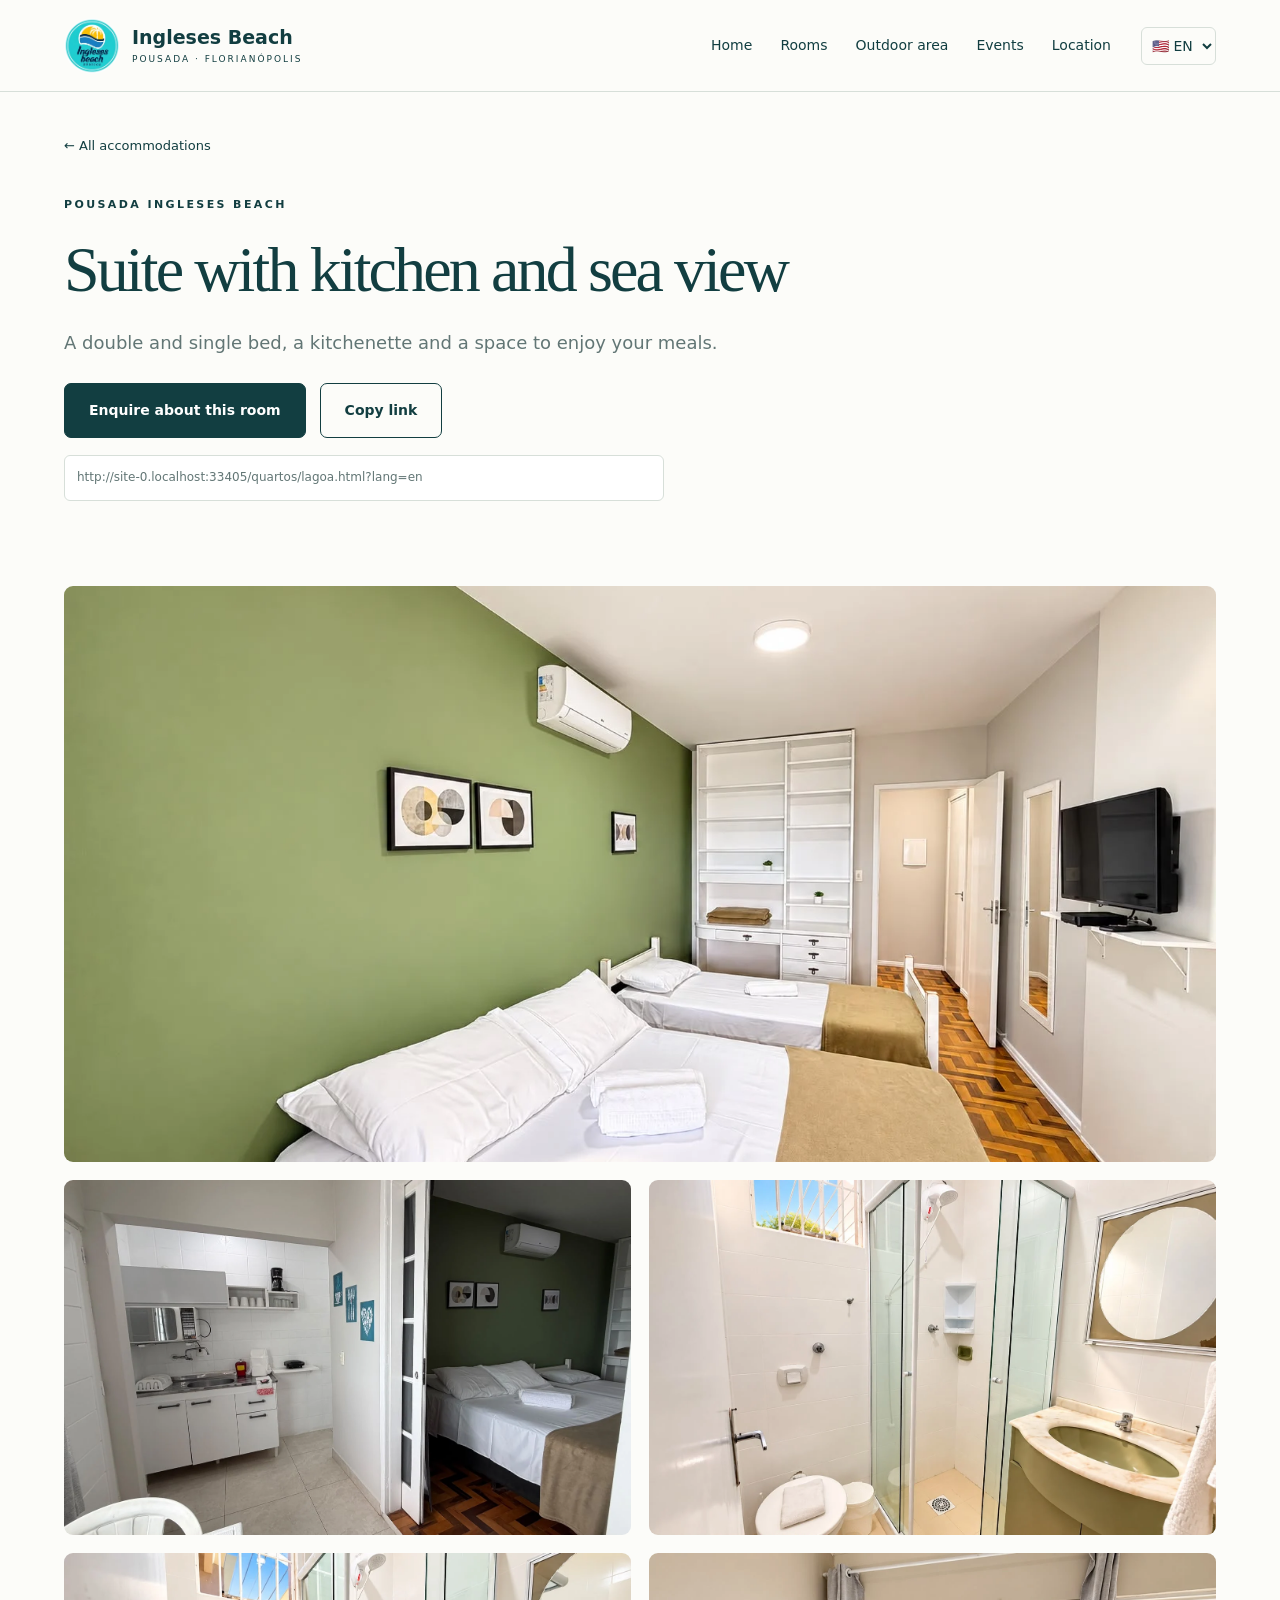
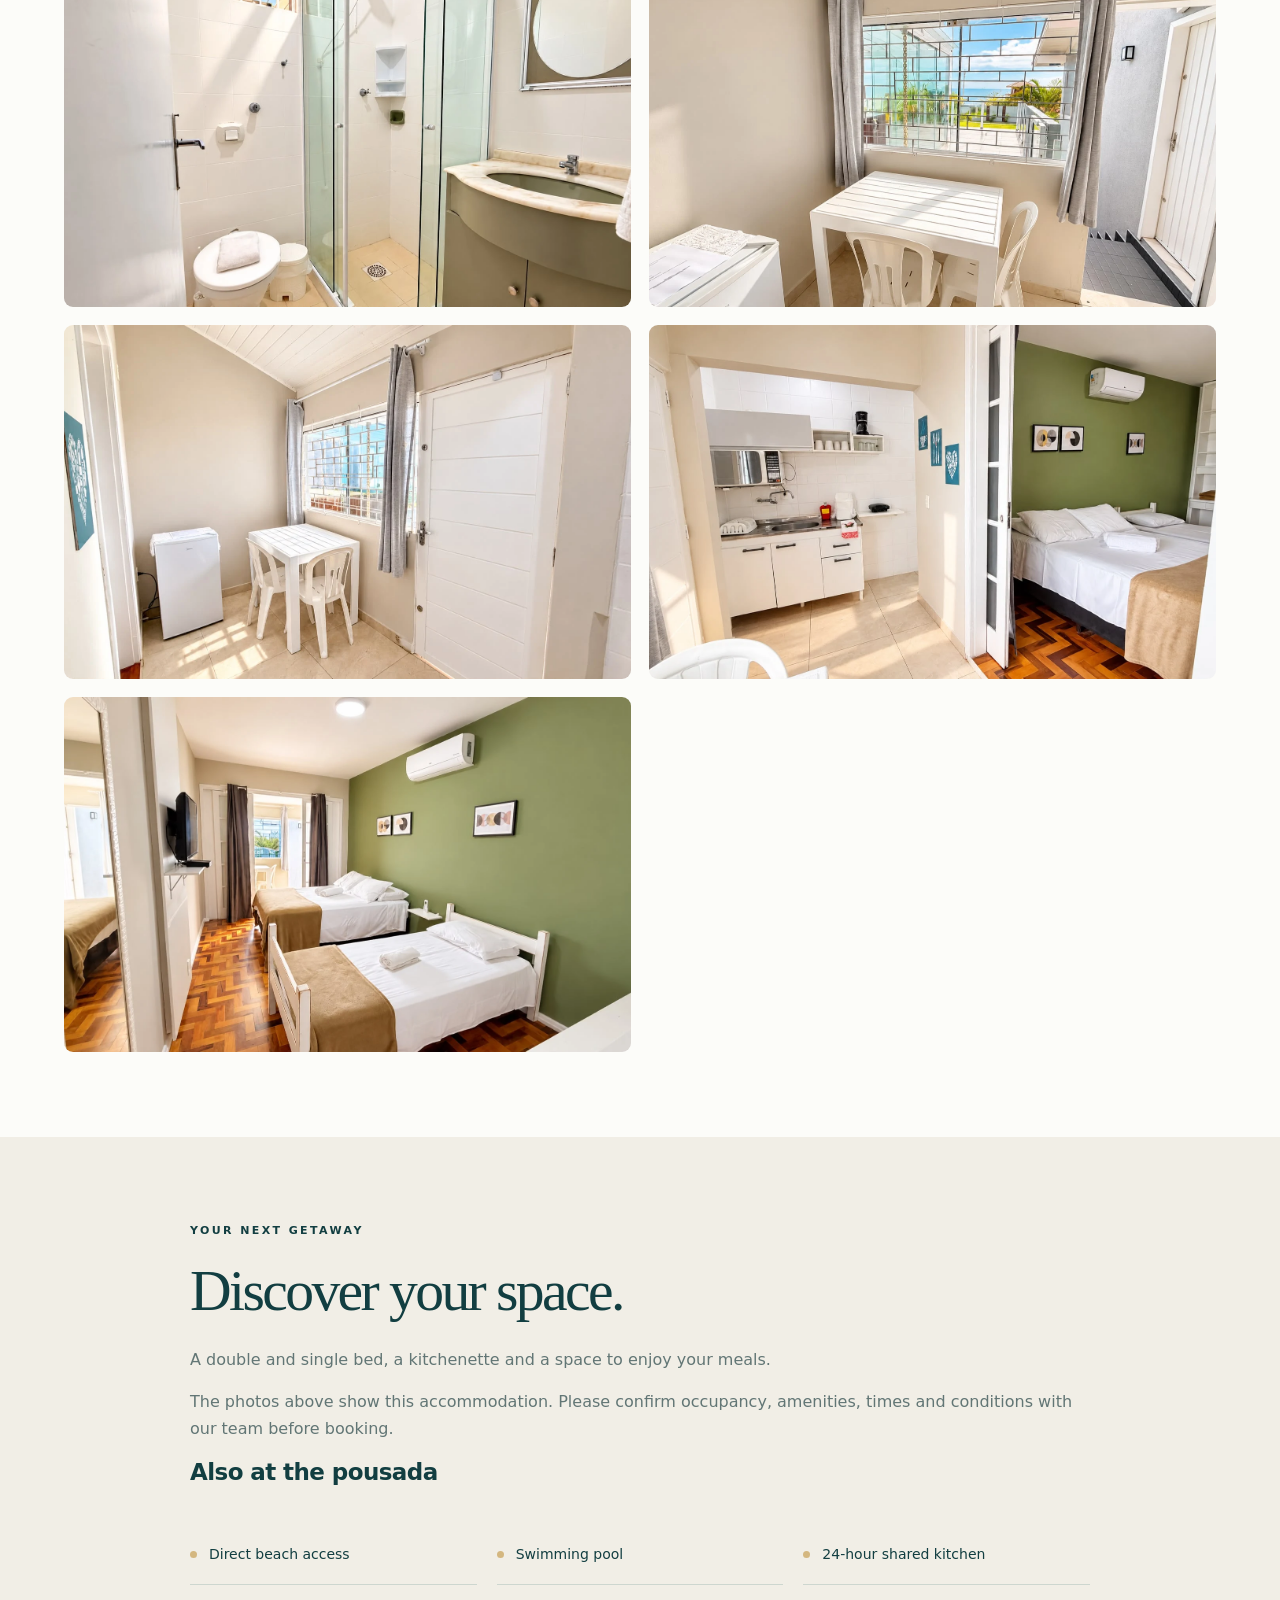
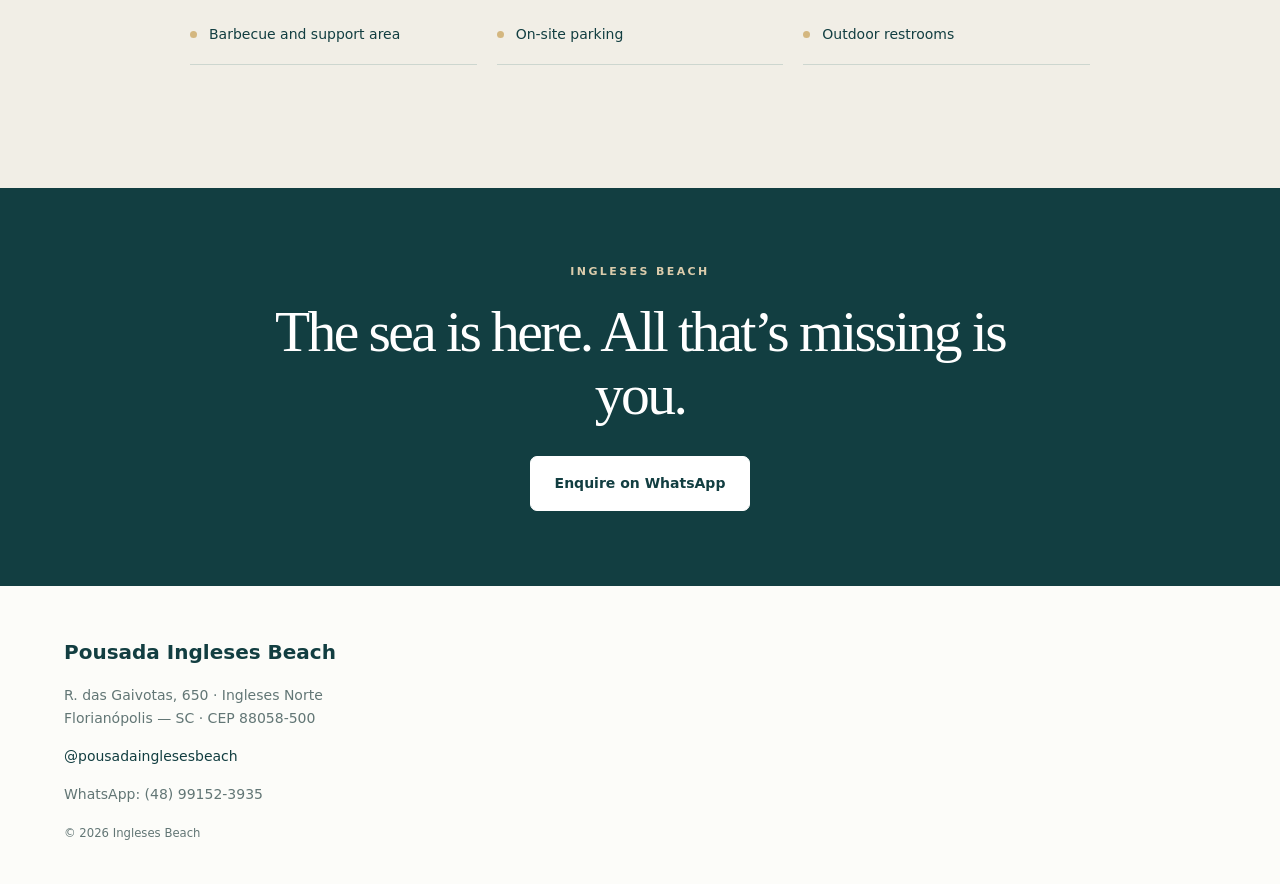
<file: quartos/lagoa.html>
<!doctype html><html lang="pt-BR"><head><meta charset="utf-8"><meta name="viewport" content="width=device-width,initial-scale=1"><meta name="theme-color" content="#123e41"><title>Suíte com cozinha e vista mar | Pousada Ingleses Beach</title><meta name="description" content="Conheça a Pousada Ingleses Beach, na Praia dos Ingleses em Florianópolis. Fotos, acomodações e contato direto para sua estadia."><link rel="icon" href="../assets/index-0.webp"><link rel="stylesheet" href="../assets/style.css"><script defer src="../assets/translations.js"></script><script defer src="../assets/app.js"></script></head><body><a class="skip" href="#main"><span data-i18n="t118">Pular para o conteúdo</span></a><header><a class="brand" href="../index.html"><img src="../assets/index-0.webp" alt="Ingleses Beach" ><span>Ingleses Beach<small>POUSADA · FLORIANÓPOLIS</small></span></a><nav id="navigation"><a href="../index.html"><span data-i18n="t119">Início</span></a><a href="../quartos.html"><span data-i18n="t120">Quartos</span></a><a href="../area-externa.html"><span data-i18n="nav-area">Área externa</span></a><a href="../eventos.html"><span data-i18n="t121">Eventos</span></a><a href="../index.html#localizacao"><span data-i18n="t122">Localização</span></a></nav><div class="header-tools"><label class="language"><span class="sr-only">Idioma / Language</span><select id="language" aria-label="Idioma / Language"><option value="pt-BR">🇧🇷 PT</option><option value="es">🇪🇸 ES</option><option value="en">🇺🇸 EN</option></select></label><button class="menu" aria-label="Menu" aria-controls="navigation" aria-expanded="false">☰</button></div></header><main id="main"><section class="room-intro wrap"><a class="back" href="../quartos.html">← <span data-i18n="t103">Todas as acomodações</span></a><span class="eyebrow">POUSADA INGLESES BEACH</span><h1><span data-i18n="room-lagoa">Suíte com cozinha e vista mar</span></h1><p><span data-i18n="t104">Cama de casal e de solteiro, cozinha compacta e um cantinho para suas refeições.</span></p><div class="room-actions"><a class="button" href="https://wa.me/5548991523935?text=Ol%C3%A1%21%20Tenho%20interesse%20na%20acomoda%C3%A7%C3%A3o%20Su%C3%ADte%20com%20cozinha%20e%20vista%20mar.%20Pode%20informar%20valores%20e%20disponibilidade%3F" target="_blank" rel="noopener"><span data-i18n="t105">Consultar esta acomodação</span></a><button class="button outline" id="copy-link"><span data-i18n="t106">Copiar link</span></button></div><div class="share-bar"><input id="share-url" aria-label="URL" readonly><span id="copy-status" role="status"></span></div></section><section class="wrap section"><div class="gallery"><button class="gallery-item" data-photo="../assets/lagoa/1.webp" aria-label="Suíte com cozinha e vista mar — 1"><img src="../assets/lagoa/1.webp" alt="Suíte com cozinha e vista mar — 1" width=1600 height=900 fetchpriority=high></button><button class="gallery-item" data-photo="../assets/lagoa/2.webp" aria-label="Suíte com cozinha e vista mar — 2"><img src="../assets/lagoa/2.webp" alt="Suíte com cozinha e vista mar — 2" width=1600 height=900 loading=lazy></button><button class="gallery-item" data-photo="../assets/lagoa/3.webp" aria-label="Suíte com cozinha e vista mar — 3"><img src="../assets/lagoa/3.webp" alt="Suíte com cozinha e vista mar — 3" width=1600 height=900 loading=lazy></button><button class="gallery-item" data-photo="../assets/lagoa/4.webp" aria-label="Suíte com cozinha e vista mar — 4"><img src="../assets/lagoa/4.webp" alt="Suíte com cozinha e vista mar — 4" width=1600 height=900 loading=lazy></button><button class="gallery-item" data-photo="../assets/lagoa/5.webp" aria-label="Suíte com cozinha e vista mar — 5"><img src="../assets/lagoa/5.webp" alt="Suíte com cozinha e vista mar — 5" width=1600 height=900 loading=lazy></button><button class="gallery-item" data-photo="../assets/lagoa/6.webp" aria-label="Suíte com cozinha e vista mar — 6"><img src="../assets/lagoa/6.webp" alt="Suíte com cozinha e vista mar — 6" width=1600 height=900 loading=lazy></button><button class="gallery-item" data-photo="../assets/lagoa/8.webp" aria-label="Suíte com cozinha e vista mar — 8"><img src="../assets/lagoa/8.webp" alt="Suíte com cozinha e vista mar — 8" width=1600 height=900 loading=lazy></button><button class="gallery-item" data-photo="../assets/lagoa/9.webp" aria-label="Suíte com cozinha e vista mar — 9"><img src="../assets/lagoa/9.webp" alt="Suíte com cozinha e vista mar — 9" width=1600 height=900 loading=lazy></button></div></section><section class="sand section"><div class="wrap narrow"><span class="eyebrow"><span data-i18n="t107">SEU PRÓXIMO DESCANSO</span></span><h2><span data-i18n="t108">Conheça seu espaço.</span></h2><p><span data-i18n="t109">Cama de casal e de solteiro, cozinha compacta e um cantinho para suas refeições.</span></p><p><span data-i18n="t110">As fotos acima são desta acomodação. Para confirmar capacidade, equipamentos, horários e condições, converse com nossa equipe antes de reservar.</span></p><h3><span data-i18n="t111">Também na pousada</span></h3><div class="facilities"><div><span class="facility-dot"></span><span data-i18n="t112">Acesso direto à praia</span></div><div><span class="facility-dot"></span><span data-i18n="t113">Piscina</span></div><div><span class="facility-dot"></span><span data-i18n="t114">Espaço gourmet 24 horas</span></div><div><span class="facility-dot"></span><span data-i18n="t115">Churrasqueiras e bar de apoio</span></div><div><span class="facility-dot"></span><span data-i18n="t116">Estacionamento interno</span></div><div><span class="facility-dot"></span><span data-i18n="t117">Banheiros externos</span></div></div></div></section></main><section class="cta"><div class="wrap"><span class="eyebrow">INGLESES BEACH</span><h2><span data-i18n="t123">O mar está aqui. Só falta você.</span></h2><a class="button light" href="https://wa.me/5548991523935?text=Ol%C3%A1%21%20Gostaria%20de%20consultar%20datas%20e%20valores%20na%20Pousada%20Ingleses%20Beach." target="_blank" rel="noopener"><span data-i18n="t124">Consultar pelo WhatsApp</span></a></div></section><footer class="wrap"><strong>Pousada Ingleses Beach</strong><p>R. das Gaivotas, 650 · Ingleses Norte<br>Florianópolis — SC · CEP 88058-500</p><a href="https://www.instagram.com/pousadainglesesbeach/" target="_blank" rel="noopener">@pousadainglesesbeach</a><p>WhatsApp: (48) 99152-3935</p><small>© 2026 Ingleses Beach</small></footer><dialog id="viewer"><div class="viewer-bar"><span id="photo-count"></span><button id="close-photo" autofocus aria-label="Fechar / Cerrar / Close">×</button></div><img id="full-photo" alt=""><div class="viewer-controls"><button id="previous" aria-label="Anterior / Previous">←</button><button id="next" aria-label="Próxima / Next">→</button></div></dialog></body></html>
</file>
<file: assets/style.css>
:root{--ink:#123e41;--muted:#627675;--sand:#f1eee6;--paper:#fcfcf9;--line:#d7dfd9;--accent:#d4b780}*{box-sizing:border-box}html{scroll-behavior:smooth;scroll-padding-top:110px}body{margin:0;color:var(--ink);background:var(--paper);font:16px/1.65 system-ui,-apple-system,BlinkMacSystemFont,'Segoe UI',sans-serif}a{color:inherit;text-decoration:none}button,input,select{font:inherit}button{cursor:pointer}img{display:block;max-width:100%}button,a,input,select:focus-visible{outline-offset:5px}a:focus-visible,button:focus-visible,input:focus-visible,select:focus-visible{outline:3px solid #b08a44}button{color:inherit}h1,h2,h3,p{margin-top:0}h1,h2{font-family:Georgia,'Times New Roman',serif;font-weight:400;letter-spacing:-.045em;line-height:1.08}h1{font-size:clamp(44px,6.5vw,88px);margin-bottom:24px}h2{font-size:clamp(34px,4.5vw,58px);margin-bottom:25px}h3{font-size:23px;line-height:1.25;font-weight:550;letter-spacing:-.025em}p{color:var(--muted)}.wrap{width:min(1240px,90%);margin:auto}.section{padding-top:85px;padding-bottom:85px}.narrow{max-width:900px}.eyebrow{display:block;font-size:11px;font-weight:650;letter-spacing:2.4px;text-transform:uppercase;margin-bottom:20px}.button{border:1px solid var(--ink);border-radius:7px;padding:15px 24px;background:var(--ink);color:white;font-size:14px;font-weight:600;display:inline-flex;align-items:center;justify-content:center;min-height:52px;transition:background .2s,transform .2s}.button:hover{background:#24585a;transform:translateY(-2px)}.button.light{background:white;color:var(--ink);border-color:white}.button.outline{color:var(--ink);background:transparent}.text-link{border-bottom:1px solid;padding:0 0 7px;display:inline-block;font-size:14px;font-weight:600}.sand{background:var(--sand)}header{min-height:92px;padding:12px 5%;display:flex;align-items:center;gap:30px;background:var(--paper);border-bottom:1px solid var(--line);position:sticky;top:0;z-index:20}.brand{display:flex;align-items:center;gap:12px;margin-right:auto;font-size:19px;font-weight:600;line-height:1.25}.brand img{width:56px;height:56px;object-fit:contain;border-radius:50%}.brand small{display:block;font-size:9px;letter-spacing:2px;margin-top:5px;font-weight:400}nav{display:flex;gap:28px;font-size:14px}nav a:hover{text-decoration:underline;text-underline-offset:7px}.header-tools{display:flex;align-items:center;gap:12px}.language select{padding:9px 6px;background:transparent;border:1px solid var(--line);border-radius:6px;color:var(--ink);font-size:14px}.menu{display:none;background:none;border:0;font-size:25px}.sr-only,.skip:not(:focus){position:absolute;width:1px;height:1px;overflow:hidden;clip-path:inset(50%)}.skip:focus{position:fixed;z-index:100;background:white;padding:10px}.hero{position:relative;height:min(740px,78vh);min-height:540px;color:white;display:flex;align-items:center}.hero>img,.hero-shade{position:absolute;inset:0;width:100%;height:100%;object-fit:cover}.hero-shade{background:linear-gradient(90deg,#092f3bdd,#092f3b22)}.hero-content{position:relative;padding:65px 0 100px}.hero h1{max-width:800px}.hero p{color:white;max-width:410px;font-size:18px;margin-bottom:30px}.booking-section{position:relative;background:var(--paper);padding:25px 35px 15px;margin-top:-48px;border-radius:12px;box-shadow:0 15px 45px #143d4112}#booking{display:grid;grid-template-columns:1fr 1fr .6fr 1.5fr;align-items:end;gap:20px}#booking label{display:grid;gap:8px;font-size:12px;font-weight:650}#booking input,#booking select{width:100%;min-width:0;border:1px solid var(--line);border-radius:6px;padding:12px;background:white;color:var(--ink);height:51px}.note{font-size:12px;margin:18px 0 0}.split{display:grid;grid-template-columns:1fr 1fr;gap:75px;align-items:center}.split>img{width:100%;height:470px;object-fit:cover;border-radius:10px}.split p{max-width:520px}.section-heading{display:flex;justify-content:space-between;align-items:end;gap:25px;margin-bottom:35px}.section-heading h2{margin-bottom:0}.cards{display:grid;grid-template-columns:repeat(3,minmax(0,1fr));gap:28px}.card{border-radius:10px;overflow:hidden;background:white;border:1px solid #d9dfd7;transition:transform .2s,box-shadow .2s}.card:hover{transform:translateY(-5px);box-shadow:0 16px 30px #163e4110}.card[hidden]{display:none}.card img{width:100%;height:245px;object-fit:cover;transition:transform .4s}.card:hover img{transform:scale(1.025)}.card-content{padding:25px}.card .eyebrow{margin-bottom:12px;font-size:10px}.card p{font-size:14px;min-height:92px}.card h3{margin-bottom:14px}.facilities{display:grid;grid-template-columns:repeat(3,1fr);gap:20px;margin:38px 0}.facilities>div{display:flex;align-items:center;gap:12px;padding:18px 0;border-bottom:1px solid #cdd6cf;font-size:14px}.facility-dot{width:7px;height:7px;background:var(--accent);border-radius:50%;flex:none}.page-intro{padding-top:80px;padding-bottom:15px;max-width:1240px}.page-intro h1{max-width:1000px}.page-intro p{max-width:650px;font-size:18px}.filters{display:flex;gap:12px;margin-bottom:35px}.filters button{border:1px solid var(--line);background:transparent;border-radius:40px;padding:10px 22px;font-size:14px}.filters button[aria-pressed=true]{background:var(--ink);color:white;border-color:var(--ink)}.room-intro{padding-top:40px;max-width:1240px}.back{font-size:13px;display:inline-block;margin-bottom:40px}.room-intro h1{font-size:clamp(38px,5vw,68px)}.room-intro p{max-width:750px;font-size:18px}.room-actions{display:flex;gap:14px;flex-wrap:wrap;margin-top:26px}.share-bar{display:flex;align-items:center;gap:15px;margin-top:17px}.share-bar input{width:min(600px,100%);padding:12px;border:1px solid var(--line);border-radius:6px;background:white;color:var(--muted);font-size:12px;min-width:0}.share-bar span{font-size:12px}.gallery{display:grid;grid-template-columns:repeat(2,minmax(0,1fr));gap:18px}.gallery-item{padding:0;border:0;background:var(--sand);border-radius:9px;overflow:hidden}.gallery-item:first-child{grid-column:1/-1}.gallery-item img{width:100%;height:auto;aspect-ratio:16/10;object-fit:cover;transition:filter .2s}.gallery-item:first-child img{aspect-ratio:16/8}.gallery-item:hover img{filter:brightness(.92)}.cta{background:var(--ink);padding:75px 0;color:white;text-align:center}.cta h2{max-width:800px;margin:0 auto 30px}.cta .eyebrow{color:#dbccac}footer{padding-top:50px;padding-bottom:40px;font-size:14px}footer strong{font-size:20px}footer p{margin:15px 0}footer small{color:var(--muted)}dialog{border:0;background:#102d2df5;color:white;width:96vw;max-width:1500px;padding:15px;border-radius:10px}dialog::backdrop{background:#001917e8}#full-photo{width:100%;height:75vh;object-fit:contain}.viewer-bar,.viewer-controls{display:flex;justify-content:space-between;align-items:center}.viewer-controls{justify-content:center;gap:30px}dialog button{background:transparent;color:white;border:1px solid #ffffff66;border-radius:8px;min-width:46px;min-height:44px;font-size:25px}#photo-count{font-size:14px}@media(min-width:1100px){.cards .card:nth-child(4),.cards .card:nth-child(5){grid-column:auto}}@media(max-width:900px){header{gap:16px}nav{gap:15px}.brand{font-size:16px}.cards{grid-template-columns:repeat(2,minmax(0,1fr))}.split{gap:35px}.split>img{height:370px}#booking{grid-template-columns:1fr 1fr}#booking .button{width:100%}.facilities{grid-template-columns:repeat(2,1fr)}}@media(max-width:650px){header{min-height:76px;padding:10px 5%;gap:8px}.brand{gap:8px;font-size:15px}.brand img{width:43px;height:43px}.brand small{font-size:7px;letter-spacing:1.4px}.menu{display:block}.header-tools{gap:5px}.language select{font-size:12px;padding:8px 2px}nav{display:none;position:absolute;top:100%;left:0;width:100%;padding:22px 5%;background:var(--paper);border-bottom:1px solid var(--line);box-shadow:0 12px 24px #123e4114}nav.open{display:flex;flex-direction:column;gap:18px}.hero{height:620px;min-height:0;max-height:85svh}.hero-content{padding:40px 0 100px}.hero h1{font-size:53px}.hero p{font-size:16px;max-width:290px}.booking-section{padding:22px 20px 15px}.section{padding-top:55px;padding-bottom:55px}.split{grid-template-columns:1fr;gap:30px}.split>img{height:320px}.cards{grid-template-columns:1fr;gap:23px}.card img{height:auto;aspect-ratio:16/10}.card p{min-height:0}.card-content{padding:24px}.section-heading{align-items:start;flex-direction:column;gap:20px}.facilities{gap:12px}.facilities>div{font-size:12px;padding:14px 0}.page-intro{padding-top:45px}.page-intro p,.room-intro p{font-size:16px}.filters{gap:8px}.filters button{padding:9px 16px;font-size:12px}.gallery{gap:10px}.gallery-item img,.gallery-item:first-child img{aspect-ratio:4/3}.share-bar{flex-wrap:wrap}.room-actions .button{flex:1;font-size:12px;padding:13px}.room-intro{padding-top:25px}.back{margin-bottom:30px}.cta{padding:55px 0}#full-photo{height:65svh}h1{font-size:44px}}
@media(prefers-reduced-motion:reduce){html{scroll-behavior:auto}*,*:before,*:after{transition:none!important}}
</file>
